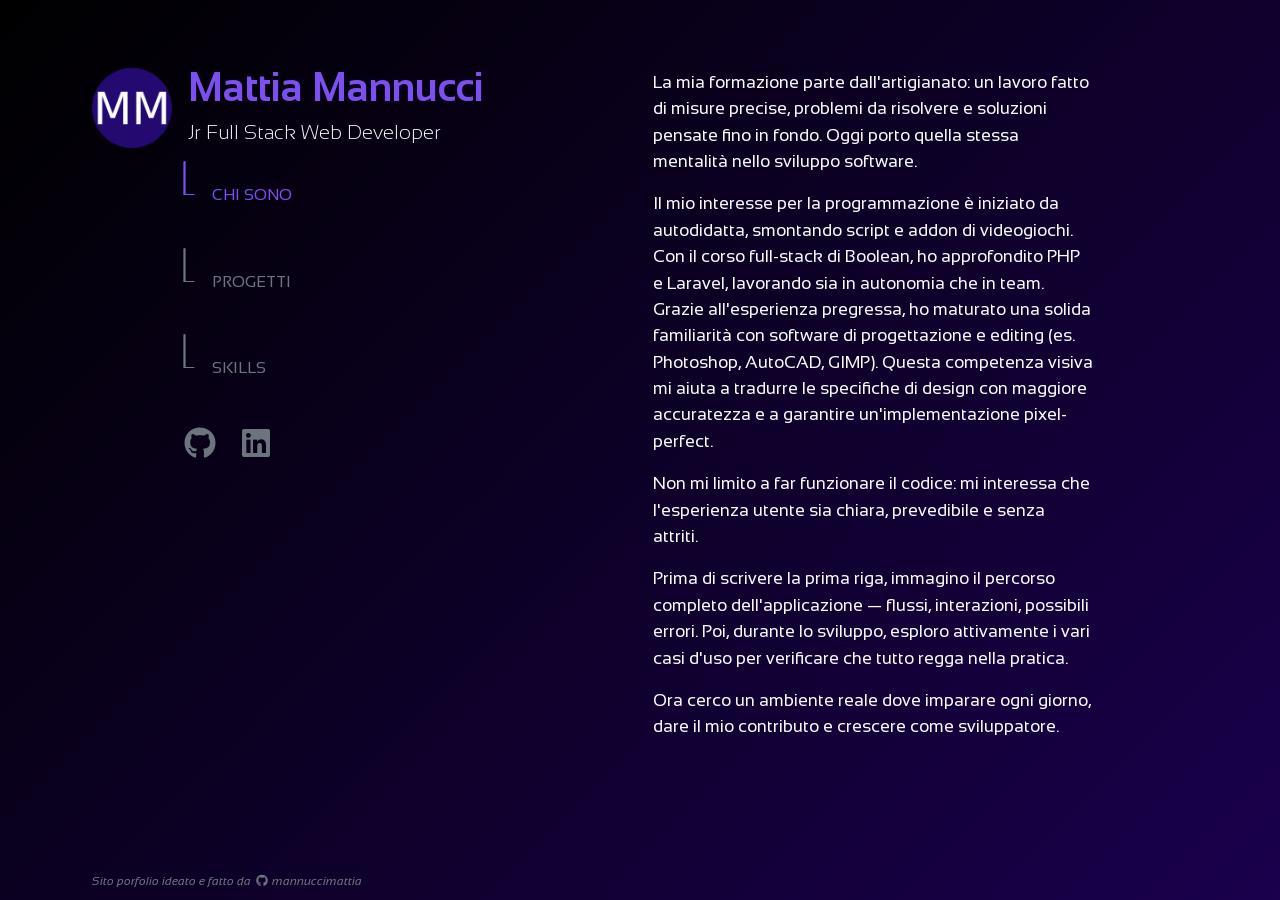
<file: index.html>
<!doctype html>
<html lang="it">

<head>
  <meta charset="UTF-8" />
  <link rel="shortcut icon" href="favicon.ico" type="image/x-icon">
  <meta name="viewport" content="width=device-width, initial-scale=1.0" />
  <title>Mattia Mannucci | Web Portfolio</title>
  <link rel="preconnect" href="https://fonts.googleapis.com">
  <link rel="preconnect" href="https://fonts.gstatic.com" crossorigin>
  <link
    href="https://fonts.googleapis.com/css2?family=Sansation:ital,wght@0,300;0,400;0,700;1,300;1,400;1,700&display=swap"
    rel="stylesheet">
  <script type="module" crossorigin src="/assets/index-CDGSJhmy.js"></script>
  <link rel="stylesheet" crossorigin href="/assets/index-DMKbUV_x.css">
</head>

<body>
  <div id="root"></div>
</body>

</html>
</file>
<file: assets/index-DMKbUV_x.css>
@charset "UTF-8";#app{background:#000;background:linear-gradient(135deg,#000,#1a004d);height:100vh;padding:8rem 10rem;box-sizing:border-box;font-family:Sansation,sans-serif;position:relative}hr,h1{color:#7b4ff0!important}.btn-outline-primary{color:#7b4ff0!important;border-color:#7b4ff0!important;--bs-btn-active-bg: #7b4ff0 !important;--bs-btn-active-color: #fff !important}.btn.active{color:#fff!important}.btn-outline-primary:hover{color:#fff!important;background-color:#7a4ff096!important}header{height:100%}#header-logo{width:80px;aspect-ratio:1/1}header .mid,header .end{padding-left:5.5rem}.nav-item{cursor:pointer;margin:.7rem 0;width:120px;color:#6c757d}.nav-item svg{translate:0 -50%}.nav-link.active{color:#7b4ff0!important}a.fa-brands{font-size:2rem;margin:1rem 1rem 0 0}.nav-item:hover,a.fa-brands:hover,.github-link:hover,.github-link:hover a{color:#471d9b!important}.main-container{max-height:calc(100vh - 16rem);overflow-y:auto;overflow-x:hidden;padding-top:.3rem}.detail-container{width:90%;margin:0 auto;max-height:calc(100vh - 16rem);overflow-y:auto;box-sizing:border-box;padding-right:calc(var(--sb-width) + var(--sb-gap));scrollbar-gutter:stable both-edges}.about-me{font-size:1.1rem;width:70%;margin:0 auto}.main-container img,.main-container .project-card{max-width:100%;box-sizing:border-box}.project-card,.skill-card{margin:0 auto;border:1px #471d9b solid;transition:ease-in-out .3s}.project-card{width:70%}.skill-card{width:100px;height:auto;display:flex;flex-direction:column;align-items:center;transition:.3s}.project-card:hover,.skill-card:hover{-webkit-box-shadow:0px 0px 20px 0px rgba(255,255,255,.4);box-shadow:0 0 20px #fff6}.project-card:hover{cursor:pointer}.text-bg-main{background-color:#471d9b}.carousel-item>img{border-radius:1rem}.features-list{list-style:none}.feature{margin-bottom:.5rem}.feature:before{content:"🖈 ";color:#7b4ff0}.github-link,.github-link a{color:#6c757d}.icon{width:60px;height:60px!important;object-fit:contain;object-position:center}.section-title{color:#7b4ff0;opacity:50%;font-size:.8rem;font-weight:900;padding-left:1.5rem!important;transition:.3s}.skill-name{color:#6c757d;font-weight:700;text-align:center;transition:.3s}.skill-card:hover{background-color:#442a8a}.skill-card:hover .skill-name{color:#fff}.skills-row:hover .section-title{opacity:100%}footer{position:absolute;bottom:10px;font-size:.75rem;color:#6c757d;width:fit-content!important}.loader-wrapper{position:absolute;top:30vh;left:50%}.loader{color:#7b4ff0;box-shadow:-10px -10px 0 5px,-10px -10px 0 5px,-10px -10px 0 5px,-10px -10px 0 5px;animation:loader-38 1s infinite}@keyframes loader-38{0%{box-shadow:-10px -10px 0 5px,-10px -10px 0 5px,-10px -10px 0 5px,-10px -10px 0 5px}8.33%{box-shadow:-10px -10px 0 5px,10px -10px 0 5px,10px -10px 0 5px,10px -10px 0 5px}16.66%{box-shadow:-10px -10px 0 5px,10px -10px 0 5px,10px 10px 0 5px,10px 10px 0 5px}24.99%{box-shadow:-10px -10px 0 5px,10px -10px 0 5px,10px 10px 0 5px,-10px 10px 0 5px}33.32%{box-shadow:-10px -10px 0 5px,10px -10px 0 5px,10px 10px 0 5px,-10px -10px 0 5px}41.65%{box-shadow:10px -10px 0 5px,10px -10px 0 5px,10px 10px 0 5px,10px -10px 0 5px}49.98%{box-shadow:10px 10px 0 5px,10px 10px 0 5px,10px 10px 0 5px,10px 10px 0 5px}58.31%{box-shadow:-10px 10px 0 5px,-10px 10px 0 5px,10px 10px 0 5px,-10px 10px 0 5px}66.64%{box-shadow:-10px -10px 0 5px,-10px -10px 0 5px,10px 10px 0 5px,-10px 10px 0 5px}74.97%{box-shadow:-10px -10px 0 5px,10px -10px 0 5px,10px 10px 0 5px,-10px 10px 0 5px}83.3%{box-shadow:-10px -10px 0 5px,10px 10px 0 5px,10px 10px 0 5px,-10px 10px 0 5px}91.63%{box-shadow:-10px -10px 0 5px,-10px 10px 0 5px,-10px 10px 0 5px,-10px 10px 0 5px}to{box-shadow:-10px -10px 0 5px,-10px -10px 0 5px,-10px -10px 0 5px,-10px -10px 0 5px}}:root{--sb-thumb: #471d9b;--sb-thumb-hover: #5f35d1;--sb-track: rgba(255, 255, 255, .04);--sb-width: 12px;--sb-gap: 8px}.main-container{scrollbar-width:none}.detail-container,html,body{scrollbar-width:thin;scrollbar-color:var(--sb-thumb) var(--sb-track)}.main-container::-webkit-scrollbar{width:0;height:0;display:none}.detail-container::-webkit-scrollbar,html::-webkit-scrollbar,body::-webkit-scrollbar{width:var(--sb-width);height:var(--sb-width)}.detail-container::-webkit-scrollbar-track,html::-webkit-scrollbar-track,body::-webkit-scrollbar-track{background:var(--sb-track);border-radius:999px}.detail-container::-webkit-scrollbar-thumb,html::-webkit-scrollbar-thumb,body::-webkit-scrollbar-thumb{background:linear-gradient(180deg,var(--sb-thumb),var(--sb-thumb-hover));border-radius:999px;border:3px solid rgba(0,0,0,0);background-clip:padding-box}.detail-container::-webkit-scrollbar-thumb:hover,html::-webkit-scrollbar-thumb:hover,body::-webkit-scrollbar-thumb:hover{background:var(--sb-thumb-hover)}@media(pointer:coarse){:root{--sb-width: 16px}}@media(prefers-contrast:more){:root{--sb-track: rgba(255, 255, 255, .06);--sb-thumb: #5b29c4;--sb-thumb-hover: #7b4ff0}}@media(max-width:1599.98px){#app{padding:4rem 5rem}.main-container,.detail-container{max-height:calc(100vh - 8rem)}.detail-container{width:100%}}@media(max-width:1319.98px){.detail-container .btn.rounded-end-0,.detail-container .btn.rounded-start-0{border-top-right-radius:var(--bs-border-radius-pill)!important;border-top-left-radius:var(--bs-border-radius-pill)!important;border-bottom-right-radius:var(--bs-border-radius-pill)!important;border-bottom-left-radius:var(--bs-border-radius-pill)!important;margin:.5rem .1rem}}@media(max-width:1199.98px){#app{padding:3rem 2rem!important}.main-container,.detail-container{max-height:calc(100vh - 6rem)}.project-card img{margin-bottom:1rem}}@media(max-width:991.98px){#app{height:auto!important;min-height:100vh!important;padding:2rem!important}.main-container,.detail-container{max-height:none!important;overflow:visible!important;overflow-y:visible!important;padding-right:0!important;scrollbar-gutter:auto!important}.main-container,.detail-container{-ms-overflow-style:auto!important;scrollbar-width:auto!important}.main-container::-webkit-scrollbar,.detail-container::-webkit-scrollbar{width:auto!important;height:auto!important;display:block!important}html,body{height:auto!important;overflow:auto!important}.detail-container .btn.rounded-end-0{border-top-right-radius:0!important;border-bottom-right-radius:0!important;margin:.5rem 0}.detail-container .btn.rounded-start-0{border-top-left-radius:0!important;border-bottom-left-radius:0!important;margin:.5rem 0}footer{bottom:0}}@media(max-width:699.98px){.detail-container .btn.rounded-end-0,.detail-container .btn.rounded-start-0{border-top-right-radius:var(--bs-border-radius-pill)!important;border-top-left-radius:var(--bs-border-radius-pill)!important;border-bottom-right-radius:var(--bs-border-radius-pill)!important;border-bottom-left-radius:var(--bs-border-radius-pill)!important;margin:.5rem .1rem}}@media(max-width:575.98px){.about-me{width:90%}.loader-wrapper{top:20vh}}/*!
* Bootstrap  v5.3.8 (https://getbootstrap.com/)
* Copyright 2011-2025 The Bootstrap Authors
* Licensed under MIT (https://github.com/twbs/bootstrap/blob/main/LICENSE)
*/:root,[data-bs-theme=light]{--bs-blue:#0d6efd;--bs-indigo:#6610f2;--bs-purple:#6f42c1;--bs-pink:#d63384;--bs-red:#dc3545;--bs-orange:#fd7e14;--bs-yellow:#ffc107;--bs-green:#198754;--bs-teal:#20c997;--bs-cyan:#0dcaf0;--bs-black:#000;--bs-white:#fff;--bs-gray:#6c757d;--bs-gray-dark:#343a40;--bs-gray-100:#f8f9fa;--bs-gray-200:#e9ecef;--bs-gray-300:#dee2e6;--bs-gray-400:#ced4da;--bs-gray-500:#adb5bd;--bs-gray-600:#6c757d;--bs-gray-700:#495057;--bs-gray-800:#343a40;--bs-gray-900:#212529;--bs-primary:#0d6efd;--bs-secondary:#6c757d;--bs-success:#198754;--bs-info:#0dcaf0;--bs-warning:#ffc107;--bs-danger:#dc3545;--bs-light:#f8f9fa;--bs-dark:#212529;--bs-primary-rgb:13,110,253;--bs-secondary-rgb:108,117,125;--bs-success-rgb:25,135,84;--bs-info-rgb:13,202,240;--bs-warning-rgb:255,193,7;--bs-danger-rgb:220,53,69;--bs-light-rgb:248,249,250;--bs-dark-rgb:33,37,41;--bs-primary-text-emphasis:#052c65;--bs-secondary-text-emphasis:#2b2f32;--bs-success-text-emphasis:#0a3622;--bs-info-text-emphasis:#055160;--bs-warning-text-emphasis:#664d03;--bs-danger-text-emphasis:#58151c;--bs-light-text-emphasis:#495057;--bs-dark-text-emphasis:#495057;--bs-primary-bg-subtle:#cfe2ff;--bs-secondary-bg-subtle:#e2e3e5;--bs-success-bg-subtle:#d1e7dd;--bs-info-bg-subtle:#cff4fc;--bs-warning-bg-subtle:#fff3cd;--bs-danger-bg-subtle:#f8d7da;--bs-light-bg-subtle:#fcfcfd;--bs-dark-bg-subtle:#ced4da;--bs-primary-border-subtle:#9ec5fe;--bs-secondary-border-subtle:#c4c8cb;--bs-success-border-subtle:#a3cfbb;--bs-info-border-subtle:#9eeaf9;--bs-warning-border-subtle:#ffe69c;--bs-danger-border-subtle:#f1aeb5;--bs-light-border-subtle:#e9ecef;--bs-dark-border-subtle:#adb5bd;--bs-white-rgb:255,255,255;--bs-black-rgb:0,0,0;--bs-font-sans-serif:system-ui,-apple-system,"Segoe UI",Roboto,"Helvetica Neue","Noto Sans","Liberation Sans",Arial,sans-serif,"Apple Color Emoji","Segoe UI Emoji","Segoe UI Symbol","Noto Color Emoji";--bs-font-monospace:SFMono-Regular,Menlo,Monaco,Consolas,"Liberation Mono","Courier New",monospace;--bs-gradient:linear-gradient(180deg, rgba(255, 255, 255, .15), rgba(255, 255, 255, 0));--bs-body-font-family:var(--bs-font-sans-serif);--bs-body-font-size:1rem;--bs-body-font-weight:400;--bs-body-line-height:1.5;--bs-body-color:#212529;--bs-body-color-rgb:33,37,41;--bs-body-bg:#fff;--bs-body-bg-rgb:255,255,255;--bs-emphasis-color:#000;--bs-emphasis-color-rgb:0,0,0;--bs-secondary-color:rgba(33, 37, 41, .75);--bs-secondary-color-rgb:33,37,41;--bs-secondary-bg:#e9ecef;--bs-secondary-bg-rgb:233,236,239;--bs-tertiary-color:rgba(33, 37, 41, .5);--bs-tertiary-color-rgb:33,37,41;--bs-tertiary-bg:#f8f9fa;--bs-tertiary-bg-rgb:248,249,250;--bs-heading-color:inherit;--bs-link-color:#0d6efd;--bs-link-color-rgb:13,110,253;--bs-link-decoration:underline;--bs-link-hover-color:#0a58ca;--bs-link-hover-color-rgb:10,88,202;--bs-code-color:#d63384;--bs-highlight-color:#212529;--bs-highlight-bg:#fff3cd;--bs-border-width:1px;--bs-border-style:solid;--bs-border-color:#dee2e6;--bs-border-color-translucent:rgba(0, 0, 0, .175);--bs-border-radius:.375rem;--bs-border-radius-sm:.25rem;--bs-border-radius-lg:.5rem;--bs-border-radius-xl:1rem;--bs-border-radius-xxl:2rem;--bs-border-radius-2xl:var(--bs-border-radius-xxl);--bs-border-radius-pill:50rem;--bs-box-shadow:0 .5rem 1rem rgba(0, 0, 0, .15);--bs-box-shadow-sm:0 .125rem .25rem rgba(0, 0, 0, .075);--bs-box-shadow-lg:0 1rem 3rem rgba(0, 0, 0, .175);--bs-box-shadow-inset:inset 0 1px 2px rgba(0, 0, 0, .075);--bs-focus-ring-width:.25rem;--bs-focus-ring-opacity:.25;--bs-focus-ring-color:rgba(13, 110, 253, .25);--bs-form-valid-color:#198754;--bs-form-valid-border-color:#198754;--bs-form-invalid-color:#dc3545;--bs-form-invalid-border-color:#dc3545}[data-bs-theme=dark]{color-scheme:dark;--bs-body-color:#dee2e6;--bs-body-color-rgb:222,226,230;--bs-body-bg:#212529;--bs-body-bg-rgb:33,37,41;--bs-emphasis-color:#fff;--bs-emphasis-color-rgb:255,255,255;--bs-secondary-color:rgba(222, 226, 230, .75);--bs-secondary-color-rgb:222,226,230;--bs-secondary-bg:#343a40;--bs-secondary-bg-rgb:52,58,64;--bs-tertiary-color:rgba(222, 226, 230, .5);--bs-tertiary-color-rgb:222,226,230;--bs-tertiary-bg:#2b3035;--bs-tertiary-bg-rgb:43,48,53;--bs-primary-text-emphasis:#6ea8fe;--bs-secondary-text-emphasis:#a7acb1;--bs-success-text-emphasis:#75b798;--bs-info-text-emphasis:#6edff6;--bs-warning-text-emphasis:#ffda6a;--bs-danger-text-emphasis:#ea868f;--bs-light-text-emphasis:#f8f9fa;--bs-dark-text-emphasis:#dee2e6;--bs-primary-bg-subtle:#031633;--bs-secondary-bg-subtle:#161719;--bs-success-bg-subtle:#051b11;--bs-info-bg-subtle:#032830;--bs-warning-bg-subtle:#332701;--bs-danger-bg-subtle:#2c0b0e;--bs-light-bg-subtle:#343a40;--bs-dark-bg-subtle:#1a1d20;--bs-primary-border-subtle:#084298;--bs-secondary-border-subtle:#41464b;--bs-success-border-subtle:#0f5132;--bs-info-border-subtle:#087990;--bs-warning-border-subtle:#997404;--bs-danger-border-subtle:#842029;--bs-light-border-subtle:#495057;--bs-dark-border-subtle:#343a40;--bs-heading-color:inherit;--bs-link-color:#6ea8fe;--bs-link-hover-color:#8bb9fe;--bs-link-color-rgb:110,168,254;--bs-link-hover-color-rgb:139,185,254;--bs-code-color:#e685b5;--bs-highlight-color:#dee2e6;--bs-highlight-bg:#664d03;--bs-border-color:#495057;--bs-border-color-translucent:rgba(255, 255, 255, .15);--bs-form-valid-color:#75b798;--bs-form-valid-border-color:#75b798;--bs-form-invalid-color:#ea868f;--bs-form-invalid-border-color:#ea868f}*,:after,:before{box-sizing:border-box}@media(prefers-reduced-motion:no-preference){:root{scroll-behavior:smooth}}body{margin:0;font-family:var(--bs-body-font-family);font-size:var(--bs-body-font-size);font-weight:var(--bs-body-font-weight);line-height:var(--bs-body-line-height);color:var(--bs-body-color);text-align:var(--bs-body-text-align);background-color:var(--bs-body-bg);-webkit-text-size-adjust:100%;-webkit-tap-highlight-color:transparent}hr{margin:1rem 0;color:inherit;border:0;border-top:var(--bs-border-width) solid;opacity:.25}.h1,.h2,.h3,.h4,.h5,.h6,h1,h2,h3,h4,h5,h6{margin-top:0;margin-bottom:.5rem;font-weight:500;line-height:1.2;color:var(--bs-heading-color)}.h1,h1{font-size:calc(1.375rem + 1.5vw)}@media(min-width:1200px){.h1,h1{font-size:2.5rem}}.h2,h2{font-size:calc(1.325rem + .9vw)}@media(min-width:1200px){.h2,h2{font-size:2rem}}.h3,h3{font-size:calc(1.3rem + .6vw)}@media(min-width:1200px){.h3,h3{font-size:1.75rem}}.h4,h4{font-size:calc(1.275rem + .3vw)}@media(min-width:1200px){.h4,h4{font-size:1.5rem}}.h5,h5{font-size:1.25rem}.h6,h6{font-size:1rem}p{margin-top:0;margin-bottom:1rem}abbr[title]{-webkit-text-decoration:underline dotted;text-decoration:underline dotted;cursor:help;-webkit-text-decoration-skip-ink:none;text-decoration-skip-ink:none}address{margin-bottom:1rem;font-style:normal;line-height:inherit}ol,ul{padding-left:2rem}dl,ol,ul{margin-top:0;margin-bottom:1rem}ol ol,ol ul,ul ol,ul ul{margin-bottom:0}dt{font-weight:700}dd{margin-bottom:.5rem;margin-left:0}blockquote{margin:0 0 1rem}b,strong{font-weight:bolder}.small,small{font-size:.875em}.mark,mark{padding:.1875em;color:var(--bs-highlight-color);background-color:var(--bs-highlight-bg)}sub,sup{position:relative;font-size:.75em;line-height:0;vertical-align:baseline}sub{bottom:-.25em}sup{top:-.5em}a{color:rgba(var(--bs-link-color-rgb),var(--bs-link-opacity,1));text-decoration:underline}a:hover{--bs-link-color-rgb:var(--bs-link-hover-color-rgb)}a:not([href]):not([class]),a:not([href]):not([class]):hover{color:inherit;text-decoration:none}code,kbd,pre,samp{font-family:var(--bs-font-monospace);font-size:1em}pre{display:block;margin-top:0;margin-bottom:1rem;overflow:auto;font-size:.875em}pre code{font-size:inherit;color:inherit;word-break:normal}code{font-size:.875em;color:var(--bs-code-color);word-wrap:break-word}a>code{color:inherit}kbd{padding:.1875rem .375rem;font-size:.875em;color:var(--bs-body-bg);background-color:var(--bs-body-color);border-radius:.25rem}kbd kbd{padding:0;font-size:1em}figure{margin:0 0 1rem}img,svg{vertical-align:middle}table{caption-side:bottom;border-collapse:collapse}caption{padding-top:.5rem;padding-bottom:.5rem;color:var(--bs-secondary-color);text-align:left}th{text-align:inherit;text-align:-webkit-match-parent}tbody,td,tfoot,th,thead,tr{border-color:inherit;border-style:solid;border-width:0}label{display:inline-block}button{border-radius:0}button:focus:not(:focus-visible){outline:0}button,input,optgroup,select,textarea{margin:0;font-family:inherit;font-size:inherit;line-height:inherit}button,select{text-transform:none}[role=button]{cursor:pointer}select{word-wrap:normal}select:disabled{opacity:1}[list]:not([type=date]):not([type=datetime-local]):not([type=month]):not([type=week]):not([type=time])::-webkit-calendar-picker-indicator{display:none!important}[type=button],[type=reset],[type=submit],button{-webkit-appearance:button}[type=button]:not(:disabled),[type=reset]:not(:disabled),[type=submit]:not(:disabled),button:not(:disabled){cursor:pointer}::-moz-focus-inner{padding:0;border-style:none}textarea{resize:vertical}fieldset{min-width:0;padding:0;margin:0;border:0}legend{float:left;width:100%;padding:0;margin-bottom:.5rem;line-height:inherit;font-size:calc(1.275rem + .3vw)}@media(min-width:1200px){legend{font-size:1.5rem}}legend+*{clear:left}::-webkit-datetime-edit-day-field,::-webkit-datetime-edit-fields-wrapper,::-webkit-datetime-edit-hour-field,::-webkit-datetime-edit-minute,::-webkit-datetime-edit-month-field,::-webkit-datetime-edit-text,::-webkit-datetime-edit-year-field{padding:0}::-webkit-inner-spin-button{height:auto}[type=search]{-webkit-appearance:textfield;outline-offset:-2px}[type=search]::-webkit-search-cancel-button{cursor:pointer;filter:grayscale(1)}::-webkit-search-decoration{-webkit-appearance:none}::-webkit-color-swatch-wrapper{padding:0}::-webkit-file-upload-button{font:inherit;-webkit-appearance:button}::file-selector-button{font:inherit;-webkit-appearance:button}output{display:inline-block}iframe{border:0}summary{display:list-item;cursor:pointer}progress{vertical-align:baseline}[hidden]{display:none!important}.lead{font-size:1.25rem;font-weight:300}.display-1{font-weight:300;line-height:1.2;font-size:calc(1.625rem + 4.5vw)}@media(min-width:1200px){.display-1{font-size:5rem}}.display-2{font-weight:300;line-height:1.2;font-size:calc(1.575rem + 3.9vw)}@media(min-width:1200px){.display-2{font-size:4.5rem}}.display-3{font-weight:300;line-height:1.2;font-size:calc(1.525rem + 3.3vw)}@media(min-width:1200px){.display-3{font-size:4rem}}.display-4{font-weight:300;line-height:1.2;font-size:calc(1.475rem + 2.7vw)}@media(min-width:1200px){.display-4{font-size:3.5rem}}.display-5{font-weight:300;line-height:1.2;font-size:calc(1.425rem + 2.1vw)}@media(min-width:1200px){.display-5{font-size:3rem}}.display-6{font-weight:300;line-height:1.2;font-size:calc(1.375rem + 1.5vw)}@media(min-width:1200px){.display-6{font-size:2.5rem}}.list-unstyled,.list-inline{padding-left:0;list-style:none}.list-inline-item{display:inline-block}.list-inline-item:not(:last-child){margin-right:.5rem}.initialism{font-size:.875em;text-transform:uppercase}.blockquote{margin-bottom:1rem;font-size:1.25rem}.blockquote>:last-child{margin-bottom:0}.blockquote-footer{margin-top:-1rem;margin-bottom:1rem;font-size:.875em;color:#6c757d}.blockquote-footer:before{content:"— "}.img-fluid{max-width:100%;height:auto}.img-thumbnail{padding:.25rem;background-color:var(--bs-body-bg);border:var(--bs-border-width) solid var(--bs-border-color);border-radius:var(--bs-border-radius);max-width:100%;height:auto}.figure{display:inline-block}.figure-img{margin-bottom:.5rem;line-height:1}.figure-caption{font-size:.875em;color:var(--bs-secondary-color)}.container,.container-fluid,.container-lg,.container-md,.container-sm,.container-xl,.container-xxl{--bs-gutter-x:1.5rem;--bs-gutter-y:0;width:100%;padding-right:calc(var(--bs-gutter-x) * .5);padding-left:calc(var(--bs-gutter-x) * .5);margin-right:auto;margin-left:auto}@media(min-width:576px){.container,.container-sm{max-width:540px}}@media(min-width:768px){.container,.container-md,.container-sm{max-width:720px}}@media(min-width:992px){.container,.container-lg,.container-md,.container-sm{max-width:960px}}@media(min-width:1200px){.container,.container-lg,.container-md,.container-sm,.container-xl{max-width:1140px}}@media(min-width:1400px){.container,.container-lg,.container-md,.container-sm,.container-xl,.container-xxl{max-width:1320px}}:root{--bs-breakpoint-xs:0;--bs-breakpoint-sm:576px;--bs-breakpoint-md:768px;--bs-breakpoint-lg:992px;--bs-breakpoint-xl:1200px;--bs-breakpoint-xxl:1400px}.row{--bs-gutter-x:1.5rem;--bs-gutter-y:0;display:flex;flex-wrap:wrap;margin-top:calc(-1 * var(--bs-gutter-y));margin-right:calc(-.5 * var(--bs-gutter-x));margin-left:calc(-.5 * var(--bs-gutter-x))}.row>*{flex-shrink:0;width:100%;max-width:100%;padding-right:calc(var(--bs-gutter-x) * .5);padding-left:calc(var(--bs-gutter-x) * .5);margin-top:var(--bs-gutter-y)}.col{flex:1 0 0}.row-cols-auto>*{flex:0 0 auto;width:auto}.row-cols-1>*{flex:0 0 auto;width:100%}.row-cols-2>*{flex:0 0 auto;width:50%}.row-cols-3>*{flex:0 0 auto;width:33.33333333%}.row-cols-4>*{flex:0 0 auto;width:25%}.row-cols-5>*{flex:0 0 auto;width:20%}.row-cols-6>*{flex:0 0 auto;width:16.66666667%}.col-auto{flex:0 0 auto;width:auto}.col-1{flex:0 0 auto;width:8.33333333%}.col-2{flex:0 0 auto;width:16.66666667%}.col-3{flex:0 0 auto;width:25%}.col-4{flex:0 0 auto;width:33.33333333%}.col-5{flex:0 0 auto;width:41.66666667%}.col-6{flex:0 0 auto;width:50%}.col-7{flex:0 0 auto;width:58.33333333%}.col-8{flex:0 0 auto;width:66.66666667%}.col-9{flex:0 0 auto;width:75%}.col-10{flex:0 0 auto;width:83.33333333%}.col-11{flex:0 0 auto;width:91.66666667%}.col-12{flex:0 0 auto;width:100%}.offset-1{margin-left:8.33333333%}.offset-2{margin-left:16.66666667%}.offset-3{margin-left:25%}.offset-4{margin-left:33.33333333%}.offset-5{margin-left:41.66666667%}.offset-6{margin-left:50%}.offset-7{margin-left:58.33333333%}.offset-8{margin-left:66.66666667%}.offset-9{margin-left:75%}.offset-10{margin-left:83.33333333%}.offset-11{margin-left:91.66666667%}.g-0,.gx-0{--bs-gutter-x:0}.g-0,.gy-0{--bs-gutter-y:0}.g-1,.gx-1{--bs-gutter-x:.25rem}.g-1,.gy-1{--bs-gutter-y:.25rem}.g-2,.gx-2{--bs-gutter-x:.5rem}.g-2,.gy-2{--bs-gutter-y:.5rem}.g-3,.gx-3{--bs-gutter-x:1rem}.g-3,.gy-3{--bs-gutter-y:1rem}.g-4,.gx-4{--bs-gutter-x:1.5rem}.g-4,.gy-4{--bs-gutter-y:1.5rem}.g-5,.gx-5{--bs-gutter-x:3rem}.g-5,.gy-5{--bs-gutter-y:3rem}@media(min-width:576px){.col-sm{flex:1 0 0}.row-cols-sm-auto>*{flex:0 0 auto;width:auto}.row-cols-sm-1>*{flex:0 0 auto;width:100%}.row-cols-sm-2>*{flex:0 0 auto;width:50%}.row-cols-sm-3>*{flex:0 0 auto;width:33.33333333%}.row-cols-sm-4>*{flex:0 0 auto;width:25%}.row-cols-sm-5>*{flex:0 0 auto;width:20%}.row-cols-sm-6>*{flex:0 0 auto;width:16.66666667%}.col-sm-auto{flex:0 0 auto;width:auto}.col-sm-1{flex:0 0 auto;width:8.33333333%}.col-sm-2{flex:0 0 auto;width:16.66666667%}.col-sm-3{flex:0 0 auto;width:25%}.col-sm-4{flex:0 0 auto;width:33.33333333%}.col-sm-5{flex:0 0 auto;width:41.66666667%}.col-sm-6{flex:0 0 auto;width:50%}.col-sm-7{flex:0 0 auto;width:58.33333333%}.col-sm-8{flex:0 0 auto;width:66.66666667%}.col-sm-9{flex:0 0 auto;width:75%}.col-sm-10{flex:0 0 auto;width:83.33333333%}.col-sm-11{flex:0 0 auto;width:91.66666667%}.col-sm-12{flex:0 0 auto;width:100%}.offset-sm-0{margin-left:0}.offset-sm-1{margin-left:8.33333333%}.offset-sm-2{margin-left:16.66666667%}.offset-sm-3{margin-left:25%}.offset-sm-4{margin-left:33.33333333%}.offset-sm-5{margin-left:41.66666667%}.offset-sm-6{margin-left:50%}.offset-sm-7{margin-left:58.33333333%}.offset-sm-8{margin-left:66.66666667%}.offset-sm-9{margin-left:75%}.offset-sm-10{margin-left:83.33333333%}.offset-sm-11{margin-left:91.66666667%}.g-sm-0,.gx-sm-0{--bs-gutter-x:0}.g-sm-0,.gy-sm-0{--bs-gutter-y:0}.g-sm-1,.gx-sm-1{--bs-gutter-x:.25rem}.g-sm-1,.gy-sm-1{--bs-gutter-y:.25rem}.g-sm-2,.gx-sm-2{--bs-gutter-x:.5rem}.g-sm-2,.gy-sm-2{--bs-gutter-y:.5rem}.g-sm-3,.gx-sm-3{--bs-gutter-x:1rem}.g-sm-3,.gy-sm-3{--bs-gutter-y:1rem}.g-sm-4,.gx-sm-4{--bs-gutter-x:1.5rem}.g-sm-4,.gy-sm-4{--bs-gutter-y:1.5rem}.g-sm-5,.gx-sm-5{--bs-gutter-x:3rem}.g-sm-5,.gy-sm-5{--bs-gutter-y:3rem}}@media(min-width:768px){.col-md{flex:1 0 0}.row-cols-md-auto>*{flex:0 0 auto;width:auto}.row-cols-md-1>*{flex:0 0 auto;width:100%}.row-cols-md-2>*{flex:0 0 auto;width:50%}.row-cols-md-3>*{flex:0 0 auto;width:33.33333333%}.row-cols-md-4>*{flex:0 0 auto;width:25%}.row-cols-md-5>*{flex:0 0 auto;width:20%}.row-cols-md-6>*{flex:0 0 auto;width:16.66666667%}.col-md-auto{flex:0 0 auto;width:auto}.col-md-1{flex:0 0 auto;width:8.33333333%}.col-md-2{flex:0 0 auto;width:16.66666667%}.col-md-3{flex:0 0 auto;width:25%}.col-md-4{flex:0 0 auto;width:33.33333333%}.col-md-5{flex:0 0 auto;width:41.66666667%}.col-md-6{flex:0 0 auto;width:50%}.col-md-7{flex:0 0 auto;width:58.33333333%}.col-md-8{flex:0 0 auto;width:66.66666667%}.col-md-9{flex:0 0 auto;width:75%}.col-md-10{flex:0 0 auto;width:83.33333333%}.col-md-11{flex:0 0 auto;width:91.66666667%}.col-md-12{flex:0 0 auto;width:100%}.offset-md-0{margin-left:0}.offset-md-1{margin-left:8.33333333%}.offset-md-2{margin-left:16.66666667%}.offset-md-3{margin-left:25%}.offset-md-4{margin-left:33.33333333%}.offset-md-5{margin-left:41.66666667%}.offset-md-6{margin-left:50%}.offset-md-7{margin-left:58.33333333%}.offset-md-8{margin-left:66.66666667%}.offset-md-9{margin-left:75%}.offset-md-10{margin-left:83.33333333%}.offset-md-11{margin-left:91.66666667%}.g-md-0,.gx-md-0{--bs-gutter-x:0}.g-md-0,.gy-md-0{--bs-gutter-y:0}.g-md-1,.gx-md-1{--bs-gutter-x:.25rem}.g-md-1,.gy-md-1{--bs-gutter-y:.25rem}.g-md-2,.gx-md-2{--bs-gutter-x:.5rem}.g-md-2,.gy-md-2{--bs-gutter-y:.5rem}.g-md-3,.gx-md-3{--bs-gutter-x:1rem}.g-md-3,.gy-md-3{--bs-gutter-y:1rem}.g-md-4,.gx-md-4{--bs-gutter-x:1.5rem}.g-md-4,.gy-md-4{--bs-gutter-y:1.5rem}.g-md-5,.gx-md-5{--bs-gutter-x:3rem}.g-md-5,.gy-md-5{--bs-gutter-y:3rem}}@media(min-width:992px){.col-lg{flex:1 0 0}.row-cols-lg-auto>*{flex:0 0 auto;width:auto}.row-cols-lg-1>*{flex:0 0 auto;width:100%}.row-cols-lg-2>*{flex:0 0 auto;width:50%}.row-cols-lg-3>*{flex:0 0 auto;width:33.33333333%}.row-cols-lg-4>*{flex:0 0 auto;width:25%}.row-cols-lg-5>*{flex:0 0 auto;width:20%}.row-cols-lg-6>*{flex:0 0 auto;width:16.66666667%}.col-lg-auto{flex:0 0 auto;width:auto}.col-lg-1{flex:0 0 auto;width:8.33333333%}.col-lg-2{flex:0 0 auto;width:16.66666667%}.col-lg-3{flex:0 0 auto;width:25%}.col-lg-4{flex:0 0 auto;width:33.33333333%}.col-lg-5{flex:0 0 auto;width:41.66666667%}.col-lg-6{flex:0 0 auto;width:50%}.col-lg-7{flex:0 0 auto;width:58.33333333%}.col-lg-8{flex:0 0 auto;width:66.66666667%}.col-lg-9{flex:0 0 auto;width:75%}.col-lg-10{flex:0 0 auto;width:83.33333333%}.col-lg-11{flex:0 0 auto;width:91.66666667%}.col-lg-12{flex:0 0 auto;width:100%}.offset-lg-0{margin-left:0}.offset-lg-1{margin-left:8.33333333%}.offset-lg-2{margin-left:16.66666667%}.offset-lg-3{margin-left:25%}.offset-lg-4{margin-left:33.33333333%}.offset-lg-5{margin-left:41.66666667%}.offset-lg-6{margin-left:50%}.offset-lg-7{margin-left:58.33333333%}.offset-lg-8{margin-left:66.66666667%}.offset-lg-9{margin-left:75%}.offset-lg-10{margin-left:83.33333333%}.offset-lg-11{margin-left:91.66666667%}.g-lg-0,.gx-lg-0{--bs-gutter-x:0}.g-lg-0,.gy-lg-0{--bs-gutter-y:0}.g-lg-1,.gx-lg-1{--bs-gutter-x:.25rem}.g-lg-1,.gy-lg-1{--bs-gutter-y:.25rem}.g-lg-2,.gx-lg-2{--bs-gutter-x:.5rem}.g-lg-2,.gy-lg-2{--bs-gutter-y:.5rem}.g-lg-3,.gx-lg-3{--bs-gutter-x:1rem}.g-lg-3,.gy-lg-3{--bs-gutter-y:1rem}.g-lg-4,.gx-lg-4{--bs-gutter-x:1.5rem}.g-lg-4,.gy-lg-4{--bs-gutter-y:1.5rem}.g-lg-5,.gx-lg-5{--bs-gutter-x:3rem}.g-lg-5,.gy-lg-5{--bs-gutter-y:3rem}}@media(min-width:1200px){.col-xl{flex:1 0 0}.row-cols-xl-auto>*{flex:0 0 auto;width:auto}.row-cols-xl-1>*{flex:0 0 auto;width:100%}.row-cols-xl-2>*{flex:0 0 auto;width:50%}.row-cols-xl-3>*{flex:0 0 auto;width:33.33333333%}.row-cols-xl-4>*{flex:0 0 auto;width:25%}.row-cols-xl-5>*{flex:0 0 auto;width:20%}.row-cols-xl-6>*{flex:0 0 auto;width:16.66666667%}.col-xl-auto{flex:0 0 auto;width:auto}.col-xl-1{flex:0 0 auto;width:8.33333333%}.col-xl-2{flex:0 0 auto;width:16.66666667%}.col-xl-3{flex:0 0 auto;width:25%}.col-xl-4{flex:0 0 auto;width:33.33333333%}.col-xl-5{flex:0 0 auto;width:41.66666667%}.col-xl-6{flex:0 0 auto;width:50%}.col-xl-7{flex:0 0 auto;width:58.33333333%}.col-xl-8{flex:0 0 auto;width:66.66666667%}.col-xl-9{flex:0 0 auto;width:75%}.col-xl-10{flex:0 0 auto;width:83.33333333%}.col-xl-11{flex:0 0 auto;width:91.66666667%}.col-xl-12{flex:0 0 auto;width:100%}.offset-xl-0{margin-left:0}.offset-xl-1{margin-left:8.33333333%}.offset-xl-2{margin-left:16.66666667%}.offset-xl-3{margin-left:25%}.offset-xl-4{margin-left:33.33333333%}.offset-xl-5{margin-left:41.66666667%}.offset-xl-6{margin-left:50%}.offset-xl-7{margin-left:58.33333333%}.offset-xl-8{margin-left:66.66666667%}.offset-xl-9{margin-left:75%}.offset-xl-10{margin-left:83.33333333%}.offset-xl-11{margin-left:91.66666667%}.g-xl-0,.gx-xl-0{--bs-gutter-x:0}.g-xl-0,.gy-xl-0{--bs-gutter-y:0}.g-xl-1,.gx-xl-1{--bs-gutter-x:.25rem}.g-xl-1,.gy-xl-1{--bs-gutter-y:.25rem}.g-xl-2,.gx-xl-2{--bs-gutter-x:.5rem}.g-xl-2,.gy-xl-2{--bs-gutter-y:.5rem}.g-xl-3,.gx-xl-3{--bs-gutter-x:1rem}.g-xl-3,.gy-xl-3{--bs-gutter-y:1rem}.g-xl-4,.gx-xl-4{--bs-gutter-x:1.5rem}.g-xl-4,.gy-xl-4{--bs-gutter-y:1.5rem}.g-xl-5,.gx-xl-5{--bs-gutter-x:3rem}.g-xl-5,.gy-xl-5{--bs-gutter-y:3rem}}@media(min-width:1400px){.col-xxl{flex:1 0 0}.row-cols-xxl-auto>*{flex:0 0 auto;width:auto}.row-cols-xxl-1>*{flex:0 0 auto;width:100%}.row-cols-xxl-2>*{flex:0 0 auto;width:50%}.row-cols-xxl-3>*{flex:0 0 auto;width:33.33333333%}.row-cols-xxl-4>*{flex:0 0 auto;width:25%}.row-cols-xxl-5>*{flex:0 0 auto;width:20%}.row-cols-xxl-6>*{flex:0 0 auto;width:16.66666667%}.col-xxl-auto{flex:0 0 auto;width:auto}.col-xxl-1{flex:0 0 auto;width:8.33333333%}.col-xxl-2{flex:0 0 auto;width:16.66666667%}.col-xxl-3{flex:0 0 auto;width:25%}.col-xxl-4{flex:0 0 auto;width:33.33333333%}.col-xxl-5{flex:0 0 auto;width:41.66666667%}.col-xxl-6{flex:0 0 auto;width:50%}.col-xxl-7{flex:0 0 auto;width:58.33333333%}.col-xxl-8{flex:0 0 auto;width:66.66666667%}.col-xxl-9{flex:0 0 auto;width:75%}.col-xxl-10{flex:0 0 auto;width:83.33333333%}.col-xxl-11{flex:0 0 auto;width:91.66666667%}.col-xxl-12{flex:0 0 auto;width:100%}.offset-xxl-0{margin-left:0}.offset-xxl-1{margin-left:8.33333333%}.offset-xxl-2{margin-left:16.66666667%}.offset-xxl-3{margin-left:25%}.offset-xxl-4{margin-left:33.33333333%}.offset-xxl-5{margin-left:41.66666667%}.offset-xxl-6{margin-left:50%}.offset-xxl-7{margin-left:58.33333333%}.offset-xxl-8{margin-left:66.66666667%}.offset-xxl-9{margin-left:75%}.offset-xxl-10{margin-left:83.33333333%}.offset-xxl-11{margin-left:91.66666667%}.g-xxl-0,.gx-xxl-0{--bs-gutter-x:0}.g-xxl-0,.gy-xxl-0{--bs-gutter-y:0}.g-xxl-1,.gx-xxl-1{--bs-gutter-x:.25rem}.g-xxl-1,.gy-xxl-1{--bs-gutter-y:.25rem}.g-xxl-2,.gx-xxl-2{--bs-gutter-x:.5rem}.g-xxl-2,.gy-xxl-2{--bs-gutter-y:.5rem}.g-xxl-3,.gx-xxl-3{--bs-gutter-x:1rem}.g-xxl-3,.gy-xxl-3{--bs-gutter-y:1rem}.g-xxl-4,.gx-xxl-4{--bs-gutter-x:1.5rem}.g-xxl-4,.gy-xxl-4{--bs-gutter-y:1.5rem}.g-xxl-5,.gx-xxl-5{--bs-gutter-x:3rem}.g-xxl-5,.gy-xxl-5{--bs-gutter-y:3rem}}.table{--bs-table-color-type:initial;--bs-table-bg-type:initial;--bs-table-color-state:initial;--bs-table-bg-state:initial;--bs-table-color:var(--bs-emphasis-color);--bs-table-bg:var(--bs-body-bg);--bs-table-border-color:var(--bs-border-color);--bs-table-accent-bg:transparent;--bs-table-striped-color:var(--bs-emphasis-color);--bs-table-striped-bg:rgba(var(--bs-emphasis-color-rgb), .05);--bs-table-active-color:var(--bs-emphasis-color);--bs-table-active-bg:rgba(var(--bs-emphasis-color-rgb), .1);--bs-table-hover-color:var(--bs-emphasis-color);--bs-table-hover-bg:rgba(var(--bs-emphasis-color-rgb), .075);width:100%;margin-bottom:1rem;vertical-align:top;border-color:var(--bs-table-border-color)}.table>:not(caption)>*>*{padding:.5rem;color:var(--bs-table-color-state,var(--bs-table-color-type,var(--bs-table-color)));background-color:var(--bs-table-bg);border-bottom-width:var(--bs-border-width);box-shadow:inset 0 0 0 9999px var(--bs-table-bg-state,var(--bs-table-bg-type,var(--bs-table-accent-bg)))}.table>tbody{vertical-align:inherit}.table>thead{vertical-align:bottom}.table-group-divider{border-top:calc(var(--bs-border-width) * 2) solid currentcolor}.caption-top{caption-side:top}.table-sm>:not(caption)>*>*{padding:.25rem}.table-bordered>:not(caption)>*{border-width:var(--bs-border-width) 0}.table-bordered>:not(caption)>*>*{border-width:0 var(--bs-border-width)}.table-borderless>:not(caption)>*>*{border-bottom-width:0}.table-borderless>:not(:first-child){border-top-width:0}.table-striped>tbody>tr:nth-of-type(odd)>*{--bs-table-color-type:var(--bs-table-striped-color);--bs-table-bg-type:var(--bs-table-striped-bg)}.table-striped-columns>:not(caption)>tr>:nth-child(2n){--bs-table-color-type:var(--bs-table-striped-color);--bs-table-bg-type:var(--bs-table-striped-bg)}.table-active{--bs-table-color-state:var(--bs-table-active-color);--bs-table-bg-state:var(--bs-table-active-bg)}.table-hover>tbody>tr:hover>*{--bs-table-color-state:var(--bs-table-hover-color);--bs-table-bg-state:var(--bs-table-hover-bg)}.table-primary{--bs-table-color:#000;--bs-table-bg:#cfe2ff;--bs-table-border-color:#a6b5cc;--bs-table-striped-bg:#c5d7f2;--bs-table-striped-color:#000;--bs-table-active-bg:#bacbe6;--bs-table-active-color:#000;--bs-table-hover-bg:#bfd1ec;--bs-table-hover-color:#000;color:var(--bs-table-color);border-color:var(--bs-table-border-color)}.table-secondary{--bs-table-color:#000;--bs-table-bg:#e2e3e5;--bs-table-border-color:#b5b6b7;--bs-table-striped-bg:#d7d8da;--bs-table-striped-color:#000;--bs-table-active-bg:#cbccce;--bs-table-active-color:#000;--bs-table-hover-bg:#d1d2d4;--bs-table-hover-color:#000;color:var(--bs-table-color);border-color:var(--bs-table-border-color)}.table-success{--bs-table-color:#000;--bs-table-bg:#d1e7dd;--bs-table-border-color:#a7b9b1;--bs-table-striped-bg:#c7dbd2;--bs-table-striped-color:#000;--bs-table-active-bg:#bcd0c7;--bs-table-active-color:#000;--bs-table-hover-bg:#c1d6cc;--bs-table-hover-color:#000;color:var(--bs-table-color);border-color:var(--bs-table-border-color)}.table-info{--bs-table-color:#000;--bs-table-bg:#cff4fc;--bs-table-border-color:#a6c3ca;--bs-table-striped-bg:#c5e8ef;--bs-table-striped-color:#000;--bs-table-active-bg:#badce3;--bs-table-active-color:#000;--bs-table-hover-bg:#bfe2e9;--bs-table-hover-color:#000;color:var(--bs-table-color);border-color:var(--bs-table-border-color)}.table-warning{--bs-table-color:#000;--bs-table-bg:#fff3cd;--bs-table-border-color:#ccc2a4;--bs-table-striped-bg:#f2e7c3;--bs-table-striped-color:#000;--bs-table-active-bg:#e6dbb9;--bs-table-active-color:#000;--bs-table-hover-bg:#ece1be;--bs-table-hover-color:#000;color:var(--bs-table-color);border-color:var(--bs-table-border-color)}.table-danger{--bs-table-color:#000;--bs-table-bg:#f8d7da;--bs-table-border-color:#c6acae;--bs-table-striped-bg:#eccccf;--bs-table-striped-color:#000;--bs-table-active-bg:#dfc2c4;--bs-table-active-color:#000;--bs-table-hover-bg:#e5c7ca;--bs-table-hover-color:#000;color:var(--bs-table-color);border-color:var(--bs-table-border-color)}.table-light{--bs-table-color:#000;--bs-table-bg:#f8f9fa;--bs-table-border-color:#c6c7c8;--bs-table-striped-bg:#ecedee;--bs-table-striped-color:#000;--bs-table-active-bg:#dfe0e1;--bs-table-active-color:#000;--bs-table-hover-bg:#e5e6e7;--bs-table-hover-color:#000;color:var(--bs-table-color);border-color:var(--bs-table-border-color)}.table-dark{--bs-table-color:#fff;--bs-table-bg:#212529;--bs-table-border-color:#4d5154;--bs-table-striped-bg:#2c3034;--bs-table-striped-color:#fff;--bs-table-active-bg:#373b3e;--bs-table-active-color:#fff;--bs-table-hover-bg:#323539;--bs-table-hover-color:#fff;color:var(--bs-table-color);border-color:var(--bs-table-border-color)}.table-responsive{overflow-x:auto;-webkit-overflow-scrolling:touch}@media(max-width:575.98px){.table-responsive-sm{overflow-x:auto;-webkit-overflow-scrolling:touch}}@media(max-width:767.98px){.table-responsive-md{overflow-x:auto;-webkit-overflow-scrolling:touch}}@media(max-width:991.98px){.table-responsive-lg{overflow-x:auto;-webkit-overflow-scrolling:touch}}@media(max-width:1199.98px){.table-responsive-xl{overflow-x:auto;-webkit-overflow-scrolling:touch}}@media(max-width:1399.98px){.table-responsive-xxl{overflow-x:auto;-webkit-overflow-scrolling:touch}}.form-label{margin-bottom:.5rem}.col-form-label{padding-top:calc(.375rem + var(--bs-border-width));padding-bottom:calc(.375rem + var(--bs-border-width));margin-bottom:0;font-size:inherit;line-height:1.5}.col-form-label-lg{padding-top:calc(.5rem + var(--bs-border-width));padding-bottom:calc(.5rem + var(--bs-border-width));font-size:1.25rem}.col-form-label-sm{padding-top:calc(.25rem + var(--bs-border-width));padding-bottom:calc(.25rem + var(--bs-border-width));font-size:.875rem}.form-text{margin-top:.25rem;font-size:.875em;color:var(--bs-secondary-color)}.form-control{display:block;width:100%;padding:.375rem .75rem;font-size:1rem;font-weight:400;line-height:1.5;color:var(--bs-body-color);-webkit-appearance:none;-moz-appearance:none;appearance:none;background-color:var(--bs-body-bg);background-clip:padding-box;border:var(--bs-border-width) solid var(--bs-border-color);border-radius:var(--bs-border-radius);transition:border-color .15s ease-in-out,box-shadow .15s ease-in-out}@media(prefers-reduced-motion:reduce){.form-control{transition:none}}.form-control[type=file]{overflow:hidden}.form-control[type=file]:not(:disabled):not([readonly]){cursor:pointer}.form-control:focus{color:var(--bs-body-color);background-color:var(--bs-body-bg);border-color:#86b7fe;outline:0;box-shadow:0 0 0 .25rem #0d6efd40}.form-control::-webkit-date-and-time-value{min-width:85px;height:1.5em;margin:0}.form-control::-webkit-datetime-edit{display:block;padding:0}.form-control::placeholder{color:var(--bs-secondary-color);opacity:1}.form-control:disabled{background-color:var(--bs-secondary-bg);opacity:1}.form-control::-webkit-file-upload-button{padding:.375rem .75rem;margin:-.375rem -.75rem;-webkit-margin-end:.75rem;margin-inline-end:.75rem;color:var(--bs-body-color);background-color:var(--bs-tertiary-bg);pointer-events:none;border-color:inherit;border-style:solid;border-width:0;border-inline-end-width:var(--bs-border-width);border-radius:0;-webkit-transition:color .15s ease-in-out,background-color .15s ease-in-out,border-color .15s ease-in-out,box-shadow .15s ease-in-out;transition:color .15s ease-in-out,background-color .15s ease-in-out,border-color .15s ease-in-out,box-shadow .15s ease-in-out}.form-control::file-selector-button{padding:.375rem .75rem;margin:-.375rem -.75rem;-webkit-margin-end:.75rem;margin-inline-end:.75rem;color:var(--bs-body-color);background-color:var(--bs-tertiary-bg);pointer-events:none;border-color:inherit;border-style:solid;border-width:0;border-inline-end-width:var(--bs-border-width);border-radius:0;transition:color .15s ease-in-out,background-color .15s ease-in-out,border-color .15s ease-in-out,box-shadow .15s ease-in-out}@media(prefers-reduced-motion:reduce){.form-control::-webkit-file-upload-button{-webkit-transition:none;transition:none}.form-control::file-selector-button{transition:none}}.form-control:hover:not(:disabled):not([readonly])::-webkit-file-upload-button{background-color:var(--bs-secondary-bg)}.form-control:hover:not(:disabled):not([readonly])::file-selector-button{background-color:var(--bs-secondary-bg)}.form-control-plaintext{display:block;width:100%;padding:.375rem 0;margin-bottom:0;line-height:1.5;color:var(--bs-body-color);background-color:transparent;border:solid transparent;border-width:var(--bs-border-width) 0}.form-control-plaintext:focus{outline:0}.form-control-plaintext.form-control-lg,.form-control-plaintext.form-control-sm{padding-right:0;padding-left:0}.form-control-sm{min-height:calc(1.5em + .5rem + calc(var(--bs-border-width) * 2));padding:.25rem .5rem;font-size:.875rem;border-radius:var(--bs-border-radius-sm)}.form-control-sm::-webkit-file-upload-button{padding:.25rem .5rem;margin:-.25rem -.5rem;-webkit-margin-end:.5rem;margin-inline-end:.5rem}.form-control-sm::file-selector-button{padding:.25rem .5rem;margin:-.25rem -.5rem;-webkit-margin-end:.5rem;margin-inline-end:.5rem}.form-control-lg{min-height:calc(1.5em + 1rem + calc(var(--bs-border-width) * 2));padding:.5rem 1rem;font-size:1.25rem;border-radius:var(--bs-border-radius-lg)}.form-control-lg::-webkit-file-upload-button{padding:.5rem 1rem;margin:-.5rem -1rem;-webkit-margin-end:1rem;margin-inline-end:1rem}.form-control-lg::file-selector-button{padding:.5rem 1rem;margin:-.5rem -1rem;-webkit-margin-end:1rem;margin-inline-end:1rem}textarea.form-control{min-height:calc(1.5em + .75rem + calc(var(--bs-border-width) * 2))}textarea.form-control-sm{min-height:calc(1.5em + .5rem + calc(var(--bs-border-width) * 2))}textarea.form-control-lg{min-height:calc(1.5em + 1rem + calc(var(--bs-border-width) * 2))}.form-control-color{width:3rem;height:calc(1.5em + .75rem + calc(var(--bs-border-width) * 2));padding:.375rem}.form-control-color:not(:disabled):not([readonly]){cursor:pointer}.form-control-color::-moz-color-swatch{border:0!important;border-radius:var(--bs-border-radius)}.form-control-color::-webkit-color-swatch{border:0!important;border-radius:var(--bs-border-radius)}.form-control-color.form-control-sm{height:calc(1.5em + .5rem + calc(var(--bs-border-width) * 2))}.form-control-color.form-control-lg{height:calc(1.5em + 1rem + calc(var(--bs-border-width) * 2))}.form-select{--bs-form-select-bg-img:url("data:image/svg+xml,%3csvg xmlns='http://www.w3.org/2000/svg' viewBox='0 0 16 16'%3e%3cpath fill='none' stroke='%23343a40' stroke-linecap='round' stroke-linejoin='round' stroke-width='2' d='m2 5 6 6 6-6'/%3e%3c/svg%3e");display:block;width:100%;padding:.375rem 2.25rem .375rem .75rem;font-size:1rem;font-weight:400;line-height:1.5;color:var(--bs-body-color);-webkit-appearance:none;-moz-appearance:none;appearance:none;background-color:var(--bs-body-bg);background-image:var(--bs-form-select-bg-img),var(--bs-form-select-bg-icon,none);background-repeat:no-repeat;background-position:right .75rem center;background-size:16px 12px;border:var(--bs-border-width) solid var(--bs-border-color);border-radius:var(--bs-border-radius);transition:border-color .15s ease-in-out,box-shadow .15s ease-in-out}@media(prefers-reduced-motion:reduce){.form-select{transition:none}}.form-select:focus{border-color:#86b7fe;outline:0;box-shadow:0 0 0 .25rem #0d6efd40}.form-select[multiple],.form-select[size]:not([size="1"]){padding-right:.75rem;background-image:none}.form-select:disabled{background-color:var(--bs-secondary-bg)}.form-select:-moz-focusring{color:transparent;text-shadow:0 0 0 var(--bs-body-color)}.form-select-sm{padding-top:.25rem;padding-bottom:.25rem;padding-left:.5rem;font-size:.875rem;border-radius:var(--bs-border-radius-sm)}.form-select-lg{padding-top:.5rem;padding-bottom:.5rem;padding-left:1rem;font-size:1.25rem;border-radius:var(--bs-border-radius-lg)}[data-bs-theme=dark] .form-select{--bs-form-select-bg-img:url("data:image/svg+xml,%3csvg xmlns='http://www.w3.org/2000/svg' viewBox='0 0 16 16'%3e%3cpath fill='none' stroke='%23dee2e6' stroke-linecap='round' stroke-linejoin='round' stroke-width='2' d='m2 5 6 6 6-6'/%3e%3c/svg%3e")}.form-check{display:block;min-height:1.5rem;padding-left:1.5em;margin-bottom:.125rem}.form-check .form-check-input{float:left;margin-left:-1.5em}.form-check-reverse{padding-right:1.5em;padding-left:0;text-align:right}.form-check-reverse .form-check-input{float:right;margin-right:-1.5em;margin-left:0}.form-check-input{--bs-form-check-bg:var(--bs-body-bg);flex-shrink:0;width:1em;height:1em;margin-top:.25em;vertical-align:top;-webkit-appearance:none;-moz-appearance:none;appearance:none;background-color:var(--bs-form-check-bg);background-image:var(--bs-form-check-bg-image);background-repeat:no-repeat;background-position:center;background-size:contain;border:var(--bs-border-width) solid var(--bs-border-color);-webkit-print-color-adjust:exact;color-adjust:exact;print-color-adjust:exact}.form-check-input[type=checkbox]{border-radius:.25em}.form-check-input[type=radio]{border-radius:50%}.form-check-input:active{filter:brightness(90%)}.form-check-input:focus{border-color:#86b7fe;outline:0;box-shadow:0 0 0 .25rem #0d6efd40}.form-check-input:checked{background-color:#0d6efd;border-color:#0d6efd}.form-check-input:checked[type=checkbox]{--bs-form-check-bg-image:url("data:image/svg+xml,%3csvg xmlns='http://www.w3.org/2000/svg' viewBox='0 0 20 20'%3e%3cpath fill='none' stroke='%23fff' stroke-linecap='round' stroke-linejoin='round' stroke-width='3' d='m6 10 3 3 6-6'/%3e%3c/svg%3e")}.form-check-input:checked[type=radio]{--bs-form-check-bg-image:url("data:image/svg+xml,%3csvg xmlns='http://www.w3.org/2000/svg' viewBox='-4 -4 8 8'%3e%3ccircle r='2' fill='%23fff'/%3e%3c/svg%3e")}.form-check-input[type=checkbox]:indeterminate{background-color:#0d6efd;border-color:#0d6efd;--bs-form-check-bg-image:url("data:image/svg+xml,%3csvg xmlns='http://www.w3.org/2000/svg' viewBox='0 0 20 20'%3e%3cpath fill='none' stroke='%23fff' stroke-linecap='round' stroke-linejoin='round' stroke-width='3' d='M6 10h8'/%3e%3c/svg%3e")}.form-check-input:disabled{pointer-events:none;filter:none;opacity:.5}.form-check-input:disabled~.form-check-label,.form-check-input[disabled]~.form-check-label{cursor:default;opacity:.5}.form-switch{padding-left:2.5em}.form-switch .form-check-input{--bs-form-switch-bg:url("data:image/svg+xml,%3csvg xmlns='http://www.w3.org/2000/svg' viewBox='-4 -4 8 8'%3e%3ccircle r='3' fill='rgba%280, 0, 0, 0.25%29'/%3e%3c/svg%3e");width:2em;margin-left:-2.5em;background-image:var(--bs-form-switch-bg);background-position:left center;border-radius:2em;transition:background-position .15s ease-in-out}@media(prefers-reduced-motion:reduce){.form-switch .form-check-input{transition:none}}.form-switch .form-check-input:focus{--bs-form-switch-bg:url("data:image/svg+xml,%3csvg xmlns='http://www.w3.org/2000/svg' viewBox='-4 -4 8 8'%3e%3ccircle r='3' fill='%2386b7fe'/%3e%3c/svg%3e")}.form-switch .form-check-input:checked{background-position:right center;--bs-form-switch-bg:url("data:image/svg+xml,%3csvg xmlns='http://www.w3.org/2000/svg' viewBox='-4 -4 8 8'%3e%3ccircle r='3' fill='%23fff'/%3e%3c/svg%3e")}.form-switch.form-check-reverse{padding-right:2.5em;padding-left:0}.form-switch.form-check-reverse .form-check-input{margin-right:-2.5em;margin-left:0}.form-check-inline{display:inline-block;margin-right:1rem}.btn-check{position:absolute;clip:rect(0,0,0,0);pointer-events:none}.btn-check:disabled+.btn,.btn-check[disabled]+.btn{pointer-events:none;filter:none;opacity:.65}[data-bs-theme=dark] .form-switch .form-check-input:not(:checked):not(:focus){--bs-form-switch-bg:url("data:image/svg+xml,%3csvg xmlns='http://www.w3.org/2000/svg' viewBox='-4 -4 8 8'%3e%3ccircle r='3' fill='rgba%28255, 255, 255, 0.25%29'/%3e%3c/svg%3e")}.form-range{width:100%;height:1.5rem;padding:0;-webkit-appearance:none;-moz-appearance:none;appearance:none;background-color:transparent}.form-range:focus{outline:0}.form-range:focus::-webkit-slider-thumb{box-shadow:0 0 0 1px #fff,0 0 0 .25rem #0d6efd40}.form-range:focus::-moz-range-thumb{box-shadow:0 0 0 1px #fff,0 0 0 .25rem #0d6efd40}.form-range::-moz-focus-outer{border:0}.form-range::-webkit-slider-thumb{width:1rem;height:1rem;margin-top:-.25rem;-webkit-appearance:none;appearance:none;background-color:#0d6efd;border:0;border-radius:1rem;-webkit-transition:background-color .15s ease-in-out,border-color .15s ease-in-out,box-shadow .15s ease-in-out;transition:background-color .15s ease-in-out,border-color .15s ease-in-out,box-shadow .15s ease-in-out}@media(prefers-reduced-motion:reduce){.form-range::-webkit-slider-thumb{-webkit-transition:none;transition:none}}.form-range::-webkit-slider-thumb:active{background-color:#b6d4fe}.form-range::-webkit-slider-runnable-track{width:100%;height:.5rem;color:transparent;cursor:pointer;background-color:var(--bs-secondary-bg);border-color:transparent;border-radius:1rem}.form-range::-moz-range-thumb{width:1rem;height:1rem;-moz-appearance:none;appearance:none;background-color:#0d6efd;border:0;border-radius:1rem;-moz-transition:background-color .15s ease-in-out,border-color .15s ease-in-out,box-shadow .15s ease-in-out;transition:background-color .15s ease-in-out,border-color .15s ease-in-out,box-shadow .15s ease-in-out}@media(prefers-reduced-motion:reduce){.form-range::-moz-range-thumb{-moz-transition:none;transition:none}}.form-range::-moz-range-thumb:active{background-color:#b6d4fe}.form-range::-moz-range-track{width:100%;height:.5rem;color:transparent;cursor:pointer;background-color:var(--bs-secondary-bg);border-color:transparent;border-radius:1rem}.form-range:disabled{pointer-events:none}.form-range:disabled::-webkit-slider-thumb{background-color:var(--bs-secondary-color)}.form-range:disabled::-moz-range-thumb{background-color:var(--bs-secondary-color)}.form-floating{position:relative}.form-floating>.form-control,.form-floating>.form-control-plaintext,.form-floating>.form-select{height:calc(3.5rem + calc(var(--bs-border-width) * 2));min-height:calc(3.5rem + calc(var(--bs-border-width) * 2));line-height:1.25}.form-floating>label{position:absolute;top:0;left:0;z-index:2;max-width:100%;height:100%;padding:1rem .75rem;overflow:hidden;color:rgba(var(--bs-body-color-rgb),.65);text-align:start;text-overflow:ellipsis;white-space:nowrap;pointer-events:none;border:var(--bs-border-width) solid transparent;transform-origin:0 0;transition:opacity .1s ease-in-out,transform .1s ease-in-out}@media(prefers-reduced-motion:reduce){.form-floating>label{transition:none}}.form-floating>.form-control,.form-floating>.form-control-plaintext{padding:1rem .75rem}.form-floating>.form-control-plaintext::placeholder,.form-floating>.form-control::placeholder{color:transparent}.form-floating>.form-control-plaintext:focus,.form-floating>.form-control-plaintext:not(:placeholder-shown),.form-floating>.form-control:focus,.form-floating>.form-control:not(:placeholder-shown){padding-top:1.625rem;padding-bottom:.625rem}.form-floating>.form-control-plaintext:-webkit-autofill,.form-floating>.form-control:-webkit-autofill{padding-top:1.625rem;padding-bottom:.625rem}.form-floating>.form-select{padding-top:1.625rem;padding-bottom:.625rem;padding-left:.75rem}.form-floating>.form-control-plaintext~label,.form-floating>.form-control:focus~label,.form-floating>.form-control:not(:placeholder-shown)~label,.form-floating>.form-select~label{transform:scale(.85) translateY(-.5rem) translate(.15rem)}.form-floating>.form-control:-webkit-autofill~label{transform:scale(.85) translateY(-.5rem) translate(.15rem)}.form-floating>textarea:focus~label:after,.form-floating>textarea:not(:placeholder-shown)~label:after{position:absolute;inset:1rem .375rem;z-index:-1;height:1.5em;content:"";background-color:var(--bs-body-bg);border-radius:var(--bs-border-radius)}.form-floating>textarea:disabled~label:after{background-color:var(--bs-secondary-bg)}.form-floating>.form-control-plaintext~label{border-width:var(--bs-border-width) 0}.form-floating>.form-control:disabled~label,.form-floating>:disabled~label{color:#6c757d}.input-group{position:relative;display:flex;flex-wrap:wrap;align-items:stretch;width:100%}.input-group>.form-control,.input-group>.form-floating,.input-group>.form-select{position:relative;flex:1 1 auto;width:1%;min-width:0}.input-group>.form-control:focus,.input-group>.form-floating:focus-within,.input-group>.form-select:focus{z-index:5}.input-group .btn{position:relative;z-index:2}.input-group .btn:focus{z-index:5}.input-group-text{display:flex;align-items:center;padding:.375rem .75rem;font-size:1rem;font-weight:400;line-height:1.5;color:var(--bs-body-color);text-align:center;white-space:nowrap;background-color:var(--bs-tertiary-bg);border:var(--bs-border-width) solid var(--bs-border-color);border-radius:var(--bs-border-radius)}.input-group-lg>.btn,.input-group-lg>.form-control,.input-group-lg>.form-select,.input-group-lg>.input-group-text{padding:.5rem 1rem;font-size:1.25rem;border-radius:var(--bs-border-radius-lg)}.input-group-sm>.btn,.input-group-sm>.form-control,.input-group-sm>.form-select,.input-group-sm>.input-group-text{padding:.25rem .5rem;font-size:.875rem;border-radius:var(--bs-border-radius-sm)}.input-group-lg>.form-select,.input-group-sm>.form-select{padding-right:3rem}.input-group:not(.has-validation)>.dropdown-toggle:nth-last-child(n+3),.input-group:not(.has-validation)>.form-floating:not(:last-child)>.form-control,.input-group:not(.has-validation)>.form-floating:not(:last-child)>.form-select,.input-group:not(.has-validation)>:not(:last-child):not(.dropdown-toggle):not(.dropdown-menu):not(.form-floating){border-top-right-radius:0;border-bottom-right-radius:0}.input-group.has-validation>.dropdown-toggle:nth-last-child(n+4),.input-group.has-validation>.form-floating:nth-last-child(n+3)>.form-control,.input-group.has-validation>.form-floating:nth-last-child(n+3)>.form-select,.input-group.has-validation>:nth-last-child(n+3):not(.dropdown-toggle):not(.dropdown-menu):not(.form-floating){border-top-right-radius:0;border-bottom-right-radius:0}.input-group>:not(:first-child):not(.dropdown-menu):not(.valid-tooltip):not(.valid-feedback):not(.invalid-tooltip):not(.invalid-feedback){margin-left:calc(-1 * var(--bs-border-width));border-top-left-radius:0;border-bottom-left-radius:0}.input-group>.form-floating:not(:first-child)>.form-control,.input-group>.form-floating:not(:first-child)>.form-select{border-top-left-radius:0;border-bottom-left-radius:0}.valid-feedback{display:none;width:100%;margin-top:.25rem;font-size:.875em;color:var(--bs-form-valid-color)}.valid-tooltip{position:absolute;top:100%;z-index:5;display:none;max-width:100%;padding:.25rem .5rem;margin-top:.1rem;font-size:.875rem;color:#fff;background-color:var(--bs-success);border-radius:var(--bs-border-radius)}.is-valid~.valid-feedback,.is-valid~.valid-tooltip,.was-validated :valid~.valid-feedback,.was-validated :valid~.valid-tooltip{display:block}.form-control.is-valid,.was-validated .form-control:valid{border-color:var(--bs-form-valid-border-color);padding-right:calc(1.5em + .75rem);background-image:url("data:image/svg+xml,%3csvg xmlns='http://www.w3.org/2000/svg' viewBox='0 0 8 8'%3e%3cpath fill='%23198754' d='M2.3 6.73.6 4.53c-.4-1.04.46-1.4 1.1-.8l1.1 1.4 3.4-3.8c.6-.63 1.6-.27 1.2.7l-4 4.6c-.43.5-.8.4-1.1.1'/%3e%3c/svg%3e");background-repeat:no-repeat;background-position:right calc(.375em + .1875rem) center;background-size:calc(.75em + .375rem) calc(.75em + .375rem)}.form-control.is-valid:focus,.was-validated .form-control:valid:focus{border-color:var(--bs-form-valid-border-color);box-shadow:0 0 0 .25rem rgba(var(--bs-success-rgb),.25)}.was-validated textarea.form-control:valid,textarea.form-control.is-valid{padding-right:calc(1.5em + .75rem);background-position:top calc(.375em + .1875rem) right calc(.375em + .1875rem)}.form-select.is-valid,.was-validated .form-select:valid{border-color:var(--bs-form-valid-border-color)}.form-select.is-valid:not([multiple]):not([size]),.form-select.is-valid:not([multiple])[size="1"],.was-validated .form-select:valid:not([multiple]):not([size]),.was-validated .form-select:valid:not([multiple])[size="1"]{--bs-form-select-bg-icon:url("data:image/svg+xml,%3csvg xmlns='http://www.w3.org/2000/svg' viewBox='0 0 8 8'%3e%3cpath fill='%23198754' d='M2.3 6.73.6 4.53c-.4-1.04.46-1.4 1.1-.8l1.1 1.4 3.4-3.8c.6-.63 1.6-.27 1.2.7l-4 4.6c-.43.5-.8.4-1.1.1'/%3e%3c/svg%3e");padding-right:4.125rem;background-position:right .75rem center,center right 2.25rem;background-size:16px 12px,calc(.75em + .375rem) calc(.75em + .375rem)}.form-select.is-valid:focus,.was-validated .form-select:valid:focus{border-color:var(--bs-form-valid-border-color);box-shadow:0 0 0 .25rem rgba(var(--bs-success-rgb),.25)}.form-control-color.is-valid,.was-validated .form-control-color:valid{width:calc(3.75rem + 1.5em)}.form-check-input.is-valid,.was-validated .form-check-input:valid{border-color:var(--bs-form-valid-border-color)}.form-check-input.is-valid:checked,.was-validated .form-check-input:valid:checked{background-color:var(--bs-form-valid-color)}.form-check-input.is-valid:focus,.was-validated .form-check-input:valid:focus{box-shadow:0 0 0 .25rem rgba(var(--bs-success-rgb),.25)}.form-check-input.is-valid~.form-check-label,.was-validated .form-check-input:valid~.form-check-label{color:var(--bs-form-valid-color)}.form-check-inline .form-check-input~.valid-feedback{margin-left:.5em}.input-group>.form-control:not(:focus).is-valid,.input-group>.form-floating:not(:focus-within).is-valid,.input-group>.form-select:not(:focus).is-valid,.was-validated .input-group>.form-control:not(:focus):valid,.was-validated .input-group>.form-floating:not(:focus-within):valid,.was-validated .input-group>.form-select:not(:focus):valid{z-index:3}.invalid-feedback{display:none;width:100%;margin-top:.25rem;font-size:.875em;color:var(--bs-form-invalid-color)}.invalid-tooltip{position:absolute;top:100%;z-index:5;display:none;max-width:100%;padding:.25rem .5rem;margin-top:.1rem;font-size:.875rem;color:#fff;background-color:var(--bs-danger);border-radius:var(--bs-border-radius)}.is-invalid~.invalid-feedback,.is-invalid~.invalid-tooltip,.was-validated :invalid~.invalid-feedback,.was-validated :invalid~.invalid-tooltip{display:block}.form-control.is-invalid,.was-validated .form-control:invalid{border-color:var(--bs-form-invalid-border-color);padding-right:calc(1.5em + .75rem);background-image:url("data:image/svg+xml,%3csvg xmlns='http://www.w3.org/2000/svg' viewBox='0 0 12 12' width='12' height='12' fill='none' stroke='%23dc3545'%3e%3ccircle cx='6' cy='6' r='4.5'/%3e%3cpath stroke-linejoin='round' d='M5.8 3.6h.4L6 6.5z'/%3e%3ccircle cx='6' cy='8.2' r='.6' fill='%23dc3545' stroke='none'/%3e%3c/svg%3e");background-repeat:no-repeat;background-position:right calc(.375em + .1875rem) center;background-size:calc(.75em + .375rem) calc(.75em + .375rem)}.form-control.is-invalid:focus,.was-validated .form-control:invalid:focus{border-color:var(--bs-form-invalid-border-color);box-shadow:0 0 0 .25rem rgba(var(--bs-danger-rgb),.25)}.was-validated textarea.form-control:invalid,textarea.form-control.is-invalid{padding-right:calc(1.5em + .75rem);background-position:top calc(.375em + .1875rem) right calc(.375em + .1875rem)}.form-select.is-invalid,.was-validated .form-select:invalid{border-color:var(--bs-form-invalid-border-color)}.form-select.is-invalid:not([multiple]):not([size]),.form-select.is-invalid:not([multiple])[size="1"],.was-validated .form-select:invalid:not([multiple]):not([size]),.was-validated .form-select:invalid:not([multiple])[size="1"]{--bs-form-select-bg-icon:url("data:image/svg+xml,%3csvg xmlns='http://www.w3.org/2000/svg' viewBox='0 0 12 12' width='12' height='12' fill='none' stroke='%23dc3545'%3e%3ccircle cx='6' cy='6' r='4.5'/%3e%3cpath stroke-linejoin='round' d='M5.8 3.6h.4L6 6.5z'/%3e%3ccircle cx='6' cy='8.2' r='.6' fill='%23dc3545' stroke='none'/%3e%3c/svg%3e");padding-right:4.125rem;background-position:right .75rem center,center right 2.25rem;background-size:16px 12px,calc(.75em + .375rem) calc(.75em + .375rem)}.form-select.is-invalid:focus,.was-validated .form-select:invalid:focus{border-color:var(--bs-form-invalid-border-color);box-shadow:0 0 0 .25rem rgba(var(--bs-danger-rgb),.25)}.form-control-color.is-invalid,.was-validated .form-control-color:invalid{width:calc(3.75rem + 1.5em)}.form-check-input.is-invalid,.was-validated .form-check-input:invalid{border-color:var(--bs-form-invalid-border-color)}.form-check-input.is-invalid:checked,.was-validated .form-check-input:invalid:checked{background-color:var(--bs-form-invalid-color)}.form-check-input.is-invalid:focus,.was-validated .form-check-input:invalid:focus{box-shadow:0 0 0 .25rem rgba(var(--bs-danger-rgb),.25)}.form-check-input.is-invalid~.form-check-label,.was-validated .form-check-input:invalid~.form-check-label{color:var(--bs-form-invalid-color)}.form-check-inline .form-check-input~.invalid-feedback{margin-left:.5em}.input-group>.form-control:not(:focus).is-invalid,.input-group>.form-floating:not(:focus-within).is-invalid,.input-group>.form-select:not(:focus).is-invalid,.was-validated .input-group>.form-control:not(:focus):invalid,.was-validated .input-group>.form-floating:not(:focus-within):invalid,.was-validated .input-group>.form-select:not(:focus):invalid{z-index:4}.btn{--bs-btn-padding-x:.75rem;--bs-btn-padding-y:.375rem;--bs-btn-font-family: ;--bs-btn-font-size:1rem;--bs-btn-font-weight:400;--bs-btn-line-height:1.5;--bs-btn-color:var(--bs-body-color);--bs-btn-bg:transparent;--bs-btn-border-width:var(--bs-border-width);--bs-btn-border-color:transparent;--bs-btn-border-radius:var(--bs-border-radius);--bs-btn-hover-border-color:transparent;--bs-btn-box-shadow:inset 0 1px 0 rgba(255, 255, 255, .15),0 1px 1px rgba(0, 0, 0, .075);--bs-btn-disabled-opacity:.65;--bs-btn-focus-box-shadow:0 0 0 .25rem rgba(var(--bs-btn-focus-shadow-rgb), .5);display:inline-block;padding:var(--bs-btn-padding-y) var(--bs-btn-padding-x);font-family:var(--bs-btn-font-family);font-size:var(--bs-btn-font-size);font-weight:var(--bs-btn-font-weight);line-height:var(--bs-btn-line-height);color:var(--bs-btn-color);text-align:center;text-decoration:none;vertical-align:middle;cursor:pointer;-webkit-user-select:none;-moz-user-select:none;user-select:none;border:var(--bs-btn-border-width) solid var(--bs-btn-border-color);border-radius:var(--bs-btn-border-radius);background-color:var(--bs-btn-bg);transition:color .15s ease-in-out,background-color .15s ease-in-out,border-color .15s ease-in-out,box-shadow .15s ease-in-out}@media(prefers-reduced-motion:reduce){.btn{transition:none}}.btn:hover{color:var(--bs-btn-hover-color);background-color:var(--bs-btn-hover-bg);border-color:var(--bs-btn-hover-border-color)}.btn-check+.btn:hover{color:var(--bs-btn-color);background-color:var(--bs-btn-bg);border-color:var(--bs-btn-border-color)}.btn:focus-visible{color:var(--bs-btn-hover-color);background-color:var(--bs-btn-hover-bg);border-color:var(--bs-btn-hover-border-color);outline:0;box-shadow:var(--bs-btn-focus-box-shadow)}.btn-check:focus-visible+.btn{border-color:var(--bs-btn-hover-border-color);outline:0;box-shadow:var(--bs-btn-focus-box-shadow)}.btn-check:checked+.btn,.btn.active,.btn.show,.btn:first-child:active,:not(.btn-check)+.btn:active{color:var(--bs-btn-active-color);background-color:var(--bs-btn-active-bg);border-color:var(--bs-btn-active-border-color)}.btn-check:checked+.btn:focus-visible,.btn.active:focus-visible,.btn.show:focus-visible,.btn:first-child:active:focus-visible,:not(.btn-check)+.btn:active:focus-visible{box-shadow:var(--bs-btn-focus-box-shadow)}.btn-check:checked:focus-visible+.btn{box-shadow:var(--bs-btn-focus-box-shadow)}.btn.disabled,.btn:disabled,fieldset:disabled .btn{color:var(--bs-btn-disabled-color);pointer-events:none;background-color:var(--bs-btn-disabled-bg);border-color:var(--bs-btn-disabled-border-color);opacity:var(--bs-btn-disabled-opacity)}.btn-primary{--bs-btn-color:#fff;--bs-btn-bg:#0d6efd;--bs-btn-border-color:#0d6efd;--bs-btn-hover-color:#fff;--bs-btn-hover-bg:#0b5ed7;--bs-btn-hover-border-color:#0a58ca;--bs-btn-focus-shadow-rgb:49,132,253;--bs-btn-active-color:#fff;--bs-btn-active-bg:#0a58ca;--bs-btn-active-border-color:#0a53be;--bs-btn-active-shadow:inset 0 3px 5px rgba(0, 0, 0, .125);--bs-btn-disabled-color:#fff;--bs-btn-disabled-bg:#0d6efd;--bs-btn-disabled-border-color:#0d6efd}.btn-secondary{--bs-btn-color:#fff;--bs-btn-bg:#6c757d;--bs-btn-border-color:#6c757d;--bs-btn-hover-color:#fff;--bs-btn-hover-bg:#5c636a;--bs-btn-hover-border-color:#565e64;--bs-btn-focus-shadow-rgb:130,138,145;--bs-btn-active-color:#fff;--bs-btn-active-bg:#565e64;--bs-btn-active-border-color:#51585e;--bs-btn-active-shadow:inset 0 3px 5px rgba(0, 0, 0, .125);--bs-btn-disabled-color:#fff;--bs-btn-disabled-bg:#6c757d;--bs-btn-disabled-border-color:#6c757d}.btn-success{--bs-btn-color:#fff;--bs-btn-bg:#198754;--bs-btn-border-color:#198754;--bs-btn-hover-color:#fff;--bs-btn-hover-bg:#157347;--bs-btn-hover-border-color:#146c43;--bs-btn-focus-shadow-rgb:60,153,110;--bs-btn-active-color:#fff;--bs-btn-active-bg:#146c43;--bs-btn-active-border-color:#13653f;--bs-btn-active-shadow:inset 0 3px 5px rgba(0, 0, 0, .125);--bs-btn-disabled-color:#fff;--bs-btn-disabled-bg:#198754;--bs-btn-disabled-border-color:#198754}.btn-info{--bs-btn-color:#000;--bs-btn-bg:#0dcaf0;--bs-btn-border-color:#0dcaf0;--bs-btn-hover-color:#000;--bs-btn-hover-bg:#31d2f2;--bs-btn-hover-border-color:#25cff2;--bs-btn-focus-shadow-rgb:11,172,204;--bs-btn-active-color:#000;--bs-btn-active-bg:#3dd5f3;--bs-btn-active-border-color:#25cff2;--bs-btn-active-shadow:inset 0 3px 5px rgba(0, 0, 0, .125);--bs-btn-disabled-color:#000;--bs-btn-disabled-bg:#0dcaf0;--bs-btn-disabled-border-color:#0dcaf0}.btn-warning{--bs-btn-color:#000;--bs-btn-bg:#ffc107;--bs-btn-border-color:#ffc107;--bs-btn-hover-color:#000;--bs-btn-hover-bg:#ffca2c;--bs-btn-hover-border-color:#ffc720;--bs-btn-focus-shadow-rgb:217,164,6;--bs-btn-active-color:#000;--bs-btn-active-bg:#ffcd39;--bs-btn-active-border-color:#ffc720;--bs-btn-active-shadow:inset 0 3px 5px rgba(0, 0, 0, .125);--bs-btn-disabled-color:#000;--bs-btn-disabled-bg:#ffc107;--bs-btn-disabled-border-color:#ffc107}.btn-danger{--bs-btn-color:#fff;--bs-btn-bg:#dc3545;--bs-btn-border-color:#dc3545;--bs-btn-hover-color:#fff;--bs-btn-hover-bg:#bb2d3b;--bs-btn-hover-border-color:#b02a37;--bs-btn-focus-shadow-rgb:225,83,97;--bs-btn-active-color:#fff;--bs-btn-active-bg:#b02a37;--bs-btn-active-border-color:#a52834;--bs-btn-active-shadow:inset 0 3px 5px rgba(0, 0, 0, .125);--bs-btn-disabled-color:#fff;--bs-btn-disabled-bg:#dc3545;--bs-btn-disabled-border-color:#dc3545}.btn-light{--bs-btn-color:#000;--bs-btn-bg:#f8f9fa;--bs-btn-border-color:#f8f9fa;--bs-btn-hover-color:#000;--bs-btn-hover-bg:#d3d4d5;--bs-btn-hover-border-color:#c6c7c8;--bs-btn-focus-shadow-rgb:211,212,213;--bs-btn-active-color:#000;--bs-btn-active-bg:#c6c7c8;--bs-btn-active-border-color:#babbbc;--bs-btn-active-shadow:inset 0 3px 5px rgba(0, 0, 0, .125);--bs-btn-disabled-color:#000;--bs-btn-disabled-bg:#f8f9fa;--bs-btn-disabled-border-color:#f8f9fa}.btn-dark{--bs-btn-color:#fff;--bs-btn-bg:#212529;--bs-btn-border-color:#212529;--bs-btn-hover-color:#fff;--bs-btn-hover-bg:#424649;--bs-btn-hover-border-color:#373b3e;--bs-btn-focus-shadow-rgb:66,70,73;--bs-btn-active-color:#fff;--bs-btn-active-bg:#4d5154;--bs-btn-active-border-color:#373b3e;--bs-btn-active-shadow:inset 0 3px 5px rgba(0, 0, 0, .125);--bs-btn-disabled-color:#fff;--bs-btn-disabled-bg:#212529;--bs-btn-disabled-border-color:#212529}.btn-outline-primary{--bs-btn-color:#0d6efd;--bs-btn-border-color:#0d6efd;--bs-btn-hover-color:#fff;--bs-btn-hover-bg:#0d6efd;--bs-btn-hover-border-color:#0d6efd;--bs-btn-focus-shadow-rgb:13,110,253;--bs-btn-active-color:#fff;--bs-btn-active-bg:#0d6efd;--bs-btn-active-border-color:#0d6efd;--bs-btn-active-shadow:inset 0 3px 5px rgba(0, 0, 0, .125);--bs-btn-disabled-color:#0d6efd;--bs-btn-disabled-bg:transparent;--bs-btn-disabled-border-color:#0d6efd;--bs-gradient:none}.btn-outline-secondary{--bs-btn-color:#6c757d;--bs-btn-border-color:#6c757d;--bs-btn-hover-color:#fff;--bs-btn-hover-bg:#6c757d;--bs-btn-hover-border-color:#6c757d;--bs-btn-focus-shadow-rgb:108,117,125;--bs-btn-active-color:#fff;--bs-btn-active-bg:#6c757d;--bs-btn-active-border-color:#6c757d;--bs-btn-active-shadow:inset 0 3px 5px rgba(0, 0, 0, .125);--bs-btn-disabled-color:#6c757d;--bs-btn-disabled-bg:transparent;--bs-btn-disabled-border-color:#6c757d;--bs-gradient:none}.btn-outline-success{--bs-btn-color:#198754;--bs-btn-border-color:#198754;--bs-btn-hover-color:#fff;--bs-btn-hover-bg:#198754;--bs-btn-hover-border-color:#198754;--bs-btn-focus-shadow-rgb:25,135,84;--bs-btn-active-color:#fff;--bs-btn-active-bg:#198754;--bs-btn-active-border-color:#198754;--bs-btn-active-shadow:inset 0 3px 5px rgba(0, 0, 0, .125);--bs-btn-disabled-color:#198754;--bs-btn-disabled-bg:transparent;--bs-btn-disabled-border-color:#198754;--bs-gradient:none}.btn-outline-info{--bs-btn-color:#0dcaf0;--bs-btn-border-color:#0dcaf0;--bs-btn-hover-color:#000;--bs-btn-hover-bg:#0dcaf0;--bs-btn-hover-border-color:#0dcaf0;--bs-btn-focus-shadow-rgb:13,202,240;--bs-btn-active-color:#000;--bs-btn-active-bg:#0dcaf0;--bs-btn-active-border-color:#0dcaf0;--bs-btn-active-shadow:inset 0 3px 5px rgba(0, 0, 0, .125);--bs-btn-disabled-color:#0dcaf0;--bs-btn-disabled-bg:transparent;--bs-btn-disabled-border-color:#0dcaf0;--bs-gradient:none}.btn-outline-warning{--bs-btn-color:#ffc107;--bs-btn-border-color:#ffc107;--bs-btn-hover-color:#000;--bs-btn-hover-bg:#ffc107;--bs-btn-hover-border-color:#ffc107;--bs-btn-focus-shadow-rgb:255,193,7;--bs-btn-active-color:#000;--bs-btn-active-bg:#ffc107;--bs-btn-active-border-color:#ffc107;--bs-btn-active-shadow:inset 0 3px 5px rgba(0, 0, 0, .125);--bs-btn-disabled-color:#ffc107;--bs-btn-disabled-bg:transparent;--bs-btn-disabled-border-color:#ffc107;--bs-gradient:none}.btn-outline-danger{--bs-btn-color:#dc3545;--bs-btn-border-color:#dc3545;--bs-btn-hover-color:#fff;--bs-btn-hover-bg:#dc3545;--bs-btn-hover-border-color:#dc3545;--bs-btn-focus-shadow-rgb:220,53,69;--bs-btn-active-color:#fff;--bs-btn-active-bg:#dc3545;--bs-btn-active-border-color:#dc3545;--bs-btn-active-shadow:inset 0 3px 5px rgba(0, 0, 0, .125);--bs-btn-disabled-color:#dc3545;--bs-btn-disabled-bg:transparent;--bs-btn-disabled-border-color:#dc3545;--bs-gradient:none}.btn-outline-light{--bs-btn-color:#f8f9fa;--bs-btn-border-color:#f8f9fa;--bs-btn-hover-color:#000;--bs-btn-hover-bg:#f8f9fa;--bs-btn-hover-border-color:#f8f9fa;--bs-btn-focus-shadow-rgb:248,249,250;--bs-btn-active-color:#000;--bs-btn-active-bg:#f8f9fa;--bs-btn-active-border-color:#f8f9fa;--bs-btn-active-shadow:inset 0 3px 5px rgba(0, 0, 0, .125);--bs-btn-disabled-color:#f8f9fa;--bs-btn-disabled-bg:transparent;--bs-btn-disabled-border-color:#f8f9fa;--bs-gradient:none}.btn-outline-dark{--bs-btn-color:#212529;--bs-btn-border-color:#212529;--bs-btn-hover-color:#fff;--bs-btn-hover-bg:#212529;--bs-btn-hover-border-color:#212529;--bs-btn-focus-shadow-rgb:33,37,41;--bs-btn-active-color:#fff;--bs-btn-active-bg:#212529;--bs-btn-active-border-color:#212529;--bs-btn-active-shadow:inset 0 3px 5px rgba(0, 0, 0, .125);--bs-btn-disabled-color:#212529;--bs-btn-disabled-bg:transparent;--bs-btn-disabled-border-color:#212529;--bs-gradient:none}.btn-link{--bs-btn-font-weight:400;--bs-btn-color:var(--bs-link-color);--bs-btn-bg:transparent;--bs-btn-border-color:transparent;--bs-btn-hover-color:var(--bs-link-hover-color);--bs-btn-hover-border-color:transparent;--bs-btn-active-color:var(--bs-link-hover-color);--bs-btn-active-border-color:transparent;--bs-btn-disabled-color:#6c757d;--bs-btn-disabled-border-color:transparent;--bs-btn-box-shadow:0 0 0 #000;--bs-btn-focus-shadow-rgb:49,132,253;text-decoration:underline}.btn-link:focus-visible{color:var(--bs-btn-color)}.btn-link:hover{color:var(--bs-btn-hover-color)}.btn-group-lg>.btn,.btn-lg{--bs-btn-padding-y:.5rem;--bs-btn-padding-x:1rem;--bs-btn-font-size:1.25rem;--bs-btn-border-radius:var(--bs-border-radius-lg)}.btn-group-sm>.btn,.btn-sm{--bs-btn-padding-y:.25rem;--bs-btn-padding-x:.5rem;--bs-btn-font-size:.875rem;--bs-btn-border-radius:var(--bs-border-radius-sm)}.fade{transition:opacity .15s linear}@media(prefers-reduced-motion:reduce){.fade{transition:none}}.fade:not(.show){opacity:0}.collapse:not(.show){display:none}.collapsing{height:0;overflow:hidden;transition:height .35s ease}@media(prefers-reduced-motion:reduce){.collapsing{transition:none}}.collapsing.collapse-horizontal{width:0;height:auto;transition:width .35s ease}@media(prefers-reduced-motion:reduce){.collapsing.collapse-horizontal{transition:none}}.dropdown,.dropdown-center,.dropend,.dropstart,.dropup,.dropup-center{position:relative}.dropdown-toggle{white-space:nowrap}.dropdown-toggle:after{display:inline-block;margin-left:.255em;vertical-align:.255em;content:"";border-top:.3em solid;border-right:.3em solid transparent;border-bottom:0;border-left:.3em solid transparent}.dropdown-toggle:empty:after{margin-left:0}.dropdown-menu{--bs-dropdown-zindex:1000;--bs-dropdown-min-width:10rem;--bs-dropdown-padding-x:0;--bs-dropdown-padding-y:.5rem;--bs-dropdown-spacer:.125rem;--bs-dropdown-font-size:1rem;--bs-dropdown-color:var(--bs-body-color);--bs-dropdown-bg:var(--bs-body-bg);--bs-dropdown-border-color:var(--bs-border-color-translucent);--bs-dropdown-border-radius:var(--bs-border-radius);--bs-dropdown-border-width:var(--bs-border-width);--bs-dropdown-inner-border-radius:calc(var(--bs-border-radius) - var(--bs-border-width));--bs-dropdown-divider-bg:var(--bs-border-color-translucent);--bs-dropdown-divider-margin-y:.5rem;--bs-dropdown-box-shadow:var(--bs-box-shadow);--bs-dropdown-link-color:var(--bs-body-color);--bs-dropdown-link-hover-color:var(--bs-body-color);--bs-dropdown-link-hover-bg:var(--bs-tertiary-bg);--bs-dropdown-link-active-color:#fff;--bs-dropdown-link-active-bg:#0d6efd;--bs-dropdown-link-disabled-color:var(--bs-tertiary-color);--bs-dropdown-item-padding-x:1rem;--bs-dropdown-item-padding-y:.25rem;--bs-dropdown-header-color:#6c757d;--bs-dropdown-header-padding-x:1rem;--bs-dropdown-header-padding-y:.5rem;position:absolute;z-index:var(--bs-dropdown-zindex);display:none;min-width:var(--bs-dropdown-min-width);padding:var(--bs-dropdown-padding-y) var(--bs-dropdown-padding-x);margin:0;font-size:var(--bs-dropdown-font-size);color:var(--bs-dropdown-color);text-align:left;list-style:none;background-color:var(--bs-dropdown-bg);background-clip:padding-box;border:var(--bs-dropdown-border-width) solid var(--bs-dropdown-border-color);border-radius:var(--bs-dropdown-border-radius)}.dropdown-menu[data-bs-popper]{top:100%;left:0;margin-top:var(--bs-dropdown-spacer)}.dropdown-menu-start{--bs-position:start}.dropdown-menu-start[data-bs-popper]{right:auto;left:0}.dropdown-menu-end{--bs-position:end}.dropdown-menu-end[data-bs-popper]{right:0;left:auto}@media(min-width:576px){.dropdown-menu-sm-start{--bs-position:start}.dropdown-menu-sm-start[data-bs-popper]{right:auto;left:0}.dropdown-menu-sm-end{--bs-position:end}.dropdown-menu-sm-end[data-bs-popper]{right:0;left:auto}}@media(min-width:768px){.dropdown-menu-md-start{--bs-position:start}.dropdown-menu-md-start[data-bs-popper]{right:auto;left:0}.dropdown-menu-md-end{--bs-position:end}.dropdown-menu-md-end[data-bs-popper]{right:0;left:auto}}@media(min-width:992px){.dropdown-menu-lg-start{--bs-position:start}.dropdown-menu-lg-start[data-bs-popper]{right:auto;left:0}.dropdown-menu-lg-end{--bs-position:end}.dropdown-menu-lg-end[data-bs-popper]{right:0;left:auto}}@media(min-width:1200px){.dropdown-menu-xl-start{--bs-position:start}.dropdown-menu-xl-start[data-bs-popper]{right:auto;left:0}.dropdown-menu-xl-end{--bs-position:end}.dropdown-menu-xl-end[data-bs-popper]{right:0;left:auto}}@media(min-width:1400px){.dropdown-menu-xxl-start{--bs-position:start}.dropdown-menu-xxl-start[data-bs-popper]{right:auto;left:0}.dropdown-menu-xxl-end{--bs-position:end}.dropdown-menu-xxl-end[data-bs-popper]{right:0;left:auto}}.dropup .dropdown-menu[data-bs-popper]{top:auto;bottom:100%;margin-top:0;margin-bottom:var(--bs-dropdown-spacer)}.dropup .dropdown-toggle:after{display:inline-block;margin-left:.255em;vertical-align:.255em;content:"";border-top:0;border-right:.3em solid transparent;border-bottom:.3em solid;border-left:.3em solid transparent}.dropup .dropdown-toggle:empty:after{margin-left:0}.dropend .dropdown-menu[data-bs-popper]{top:0;right:auto;left:100%;margin-top:0;margin-left:var(--bs-dropdown-spacer)}.dropend .dropdown-toggle:after{display:inline-block;margin-left:.255em;vertical-align:.255em;content:"";border-top:.3em solid transparent;border-right:0;border-bottom:.3em solid transparent;border-left:.3em solid}.dropend .dropdown-toggle:empty:after{margin-left:0}.dropend .dropdown-toggle:after{vertical-align:0}.dropstart .dropdown-menu[data-bs-popper]{top:0;right:100%;left:auto;margin-top:0;margin-right:var(--bs-dropdown-spacer)}.dropstart .dropdown-toggle:after{display:inline-block;margin-left:.255em;vertical-align:.255em;content:""}.dropstart .dropdown-toggle:after{display:none}.dropstart .dropdown-toggle:before{display:inline-block;margin-right:.255em;vertical-align:.255em;content:"";border-top:.3em solid transparent;border-right:.3em solid;border-bottom:.3em solid transparent}.dropstart .dropdown-toggle:empty:after{margin-left:0}.dropstart .dropdown-toggle:before{vertical-align:0}.dropdown-divider{height:0;margin:var(--bs-dropdown-divider-margin-y) 0;overflow:hidden;border-top:1px solid var(--bs-dropdown-divider-bg);opacity:1}.dropdown-item{display:block;width:100%;padding:var(--bs-dropdown-item-padding-y) var(--bs-dropdown-item-padding-x);clear:both;font-weight:400;color:var(--bs-dropdown-link-color);text-align:inherit;text-decoration:none;white-space:nowrap;background-color:transparent;border:0;border-radius:var(--bs-dropdown-item-border-radius,0)}.dropdown-item:focus,.dropdown-item:hover{color:var(--bs-dropdown-link-hover-color);background-color:var(--bs-dropdown-link-hover-bg)}.dropdown-item.active,.dropdown-item:active{color:var(--bs-dropdown-link-active-color);text-decoration:none;background-color:var(--bs-dropdown-link-active-bg)}.dropdown-item.disabled,.dropdown-item:disabled{color:var(--bs-dropdown-link-disabled-color);pointer-events:none;background-color:transparent}.dropdown-menu.show{display:block}.dropdown-header{display:block;padding:var(--bs-dropdown-header-padding-y) var(--bs-dropdown-header-padding-x);margin-bottom:0;font-size:.875rem;color:var(--bs-dropdown-header-color);white-space:nowrap}.dropdown-item-text{display:block;padding:var(--bs-dropdown-item-padding-y) var(--bs-dropdown-item-padding-x);color:var(--bs-dropdown-link-color)}.dropdown-menu-dark{--bs-dropdown-color:#dee2e6;--bs-dropdown-bg:#343a40;--bs-dropdown-border-color:var(--bs-border-color-translucent);--bs-dropdown-box-shadow: ;--bs-dropdown-link-color:#dee2e6;--bs-dropdown-link-hover-color:#fff;--bs-dropdown-divider-bg:var(--bs-border-color-translucent);--bs-dropdown-link-hover-bg:rgba(255, 255, 255, .15);--bs-dropdown-link-active-color:#fff;--bs-dropdown-link-active-bg:#0d6efd;--bs-dropdown-link-disabled-color:#adb5bd;--bs-dropdown-header-color:#adb5bd}.btn-group,.btn-group-vertical{position:relative;display:inline-flex;vertical-align:middle}.btn-group-vertical>.btn,.btn-group>.btn{position:relative;flex:1 1 auto}.btn-group-vertical>.btn-check:checked+.btn,.btn-group-vertical>.btn-check:focus+.btn,.btn-group-vertical>.btn.active,.btn-group-vertical>.btn:active,.btn-group-vertical>.btn:focus,.btn-group-vertical>.btn:hover,.btn-group>.btn-check:checked+.btn,.btn-group>.btn-check:focus+.btn,.btn-group>.btn.active,.btn-group>.btn:active,.btn-group>.btn:focus,.btn-group>.btn:hover{z-index:1}.btn-toolbar{display:flex;flex-wrap:wrap;justify-content:flex-start}.btn-toolbar .input-group{width:auto}.btn-group{border-radius:var(--bs-border-radius)}.btn-group>.btn-group:not(:first-child),.btn-group>:not(.btn-check:first-child)+.btn{margin-left:calc(-1 * var(--bs-border-width))}.btn-group>.btn-group:not(:last-child)>.btn,.btn-group>.btn.dropdown-toggle-split:first-child,.btn-group>.btn:not(:last-child):not(.dropdown-toggle){border-top-right-radius:0;border-bottom-right-radius:0}.btn-group>.btn-group:not(:first-child)>.btn,.btn-group>.btn:nth-child(n+3),.btn-group>:not(.btn-check)+.btn{border-top-left-radius:0;border-bottom-left-radius:0}.dropdown-toggle-split{padding-right:.5625rem;padding-left:.5625rem}.dropdown-toggle-split:after,.dropend .dropdown-toggle-split:after,.dropup .dropdown-toggle-split:after{margin-left:0}.dropstart .dropdown-toggle-split:before{margin-right:0}.btn-group-sm>.btn+.dropdown-toggle-split,.btn-sm+.dropdown-toggle-split{padding-right:.375rem;padding-left:.375rem}.btn-group-lg>.btn+.dropdown-toggle-split,.btn-lg+.dropdown-toggle-split{padding-right:.75rem;padding-left:.75rem}.btn-group-vertical{flex-direction:column;align-items:flex-start;justify-content:center}.btn-group-vertical>.btn,.btn-group-vertical>.btn-group{width:100%}.btn-group-vertical>.btn-group:not(:first-child),.btn-group-vertical>.btn:not(:first-child){margin-top:calc(-1 * var(--bs-border-width))}.btn-group-vertical>.btn-group:not(:last-child)>.btn,.btn-group-vertical>.btn:not(:last-child):not(.dropdown-toggle){border-bottom-right-radius:0;border-bottom-left-radius:0}.btn-group-vertical>.btn-group:not(:first-child)>.btn,.btn-group-vertical>.btn:nth-child(n+3),.btn-group-vertical>:not(.btn-check)+.btn{border-top-left-radius:0;border-top-right-radius:0}.nav{--bs-nav-link-padding-x:1rem;--bs-nav-link-padding-y:.5rem;--bs-nav-link-font-weight: ;--bs-nav-link-color:var(--bs-link-color);--bs-nav-link-hover-color:var(--bs-link-hover-color);--bs-nav-link-disabled-color:var(--bs-secondary-color);display:flex;flex-wrap:wrap;padding-left:0;margin-bottom:0;list-style:none}.nav-link{display:block;padding:var(--bs-nav-link-padding-y) var(--bs-nav-link-padding-x);font-size:var(--bs-nav-link-font-size);font-weight:var(--bs-nav-link-font-weight);color:var(--bs-nav-link-color);text-decoration:none;background:0 0;border:0;transition:color .15s ease-in-out,background-color .15s ease-in-out,border-color .15s ease-in-out}@media(prefers-reduced-motion:reduce){.nav-link{transition:none}}.nav-link:focus,.nav-link:hover{color:var(--bs-nav-link-hover-color)}.nav-link:focus-visible{outline:0;box-shadow:0 0 0 .25rem #0d6efd40}.nav-link.disabled,.nav-link:disabled{color:var(--bs-nav-link-disabled-color);pointer-events:none;cursor:default}.nav-tabs{--bs-nav-tabs-border-width:var(--bs-border-width);--bs-nav-tabs-border-color:var(--bs-border-color);--bs-nav-tabs-border-radius:var(--bs-border-radius);--bs-nav-tabs-link-hover-border-color:var(--bs-secondary-bg) var(--bs-secondary-bg) var(--bs-border-color);--bs-nav-tabs-link-active-color:var(--bs-emphasis-color);--bs-nav-tabs-link-active-bg:var(--bs-body-bg);--bs-nav-tabs-link-active-border-color:var(--bs-border-color) var(--bs-border-color) var(--bs-body-bg);border-bottom:var(--bs-nav-tabs-border-width) solid var(--bs-nav-tabs-border-color)}.nav-tabs .nav-link{margin-bottom:calc(-1 * var(--bs-nav-tabs-border-width));border:var(--bs-nav-tabs-border-width) solid transparent;border-top-left-radius:var(--bs-nav-tabs-border-radius);border-top-right-radius:var(--bs-nav-tabs-border-radius)}.nav-tabs .nav-link:focus,.nav-tabs .nav-link:hover{isolation:isolate;border-color:var(--bs-nav-tabs-link-hover-border-color)}.nav-tabs .nav-item.show .nav-link,.nav-tabs .nav-link.active{color:var(--bs-nav-tabs-link-active-color);background-color:var(--bs-nav-tabs-link-active-bg);border-color:var(--bs-nav-tabs-link-active-border-color)}.nav-tabs .dropdown-menu{margin-top:calc(-1 * var(--bs-nav-tabs-border-width));border-top-left-radius:0;border-top-right-radius:0}.nav-pills{--bs-nav-pills-border-radius:var(--bs-border-radius);--bs-nav-pills-link-active-color:#fff;--bs-nav-pills-link-active-bg:#0d6efd}.nav-pills .nav-link{border-radius:var(--bs-nav-pills-border-radius)}.nav-pills .nav-link.active,.nav-pills .show>.nav-link{color:var(--bs-nav-pills-link-active-color);background-color:var(--bs-nav-pills-link-active-bg)}.nav-underline{--bs-nav-underline-gap:1rem;--bs-nav-underline-border-width:.125rem;--bs-nav-underline-link-active-color:var(--bs-emphasis-color);gap:var(--bs-nav-underline-gap)}.nav-underline .nav-link{padding-right:0;padding-left:0;border-bottom:var(--bs-nav-underline-border-width) solid transparent}.nav-underline .nav-link:focus,.nav-underline .nav-link:hover{border-bottom-color:currentcolor}.nav-underline .nav-link.active,.nav-underline .show>.nav-link{font-weight:700;color:var(--bs-nav-underline-link-active-color);border-bottom-color:currentcolor}.nav-fill .nav-item,.nav-fill>.nav-link{flex:1 1 auto;text-align:center}.nav-justified .nav-item,.nav-justified>.nav-link{flex-grow:1;flex-basis:0;text-align:center}.nav-fill .nav-item .nav-link,.nav-justified .nav-item .nav-link{width:100%}.tab-content>.tab-pane{display:none}.tab-content>.active{display:block}.navbar{--bs-navbar-padding-x:0;--bs-navbar-padding-y:.5rem;--bs-navbar-color:rgba(var(--bs-emphasis-color-rgb), .65);--bs-navbar-hover-color:rgba(var(--bs-emphasis-color-rgb), .8);--bs-navbar-disabled-color:rgba(var(--bs-emphasis-color-rgb), .3);--bs-navbar-active-color:rgba(var(--bs-emphasis-color-rgb), 1);--bs-navbar-brand-padding-y:.3125rem;--bs-navbar-brand-margin-end:1rem;--bs-navbar-brand-font-size:1.25rem;--bs-navbar-brand-color:rgba(var(--bs-emphasis-color-rgb), 1);--bs-navbar-brand-hover-color:rgba(var(--bs-emphasis-color-rgb), 1);--bs-navbar-nav-link-padding-x:.5rem;--bs-navbar-toggler-padding-y:.25rem;--bs-navbar-toggler-padding-x:.75rem;--bs-navbar-toggler-font-size:1.25rem;--bs-navbar-toggler-icon-bg:url("data:image/svg+xml,%3csvg xmlns='http://www.w3.org/2000/svg' viewBox='0 0 30 30'%3e%3cpath stroke='rgba%2833, 37, 41, 0.75%29' stroke-linecap='round' stroke-miterlimit='10' stroke-width='2' d='M4 7h22M4 15h22M4 23h22'/%3e%3c/svg%3e");--bs-navbar-toggler-border-color:rgba(var(--bs-emphasis-color-rgb), .15);--bs-navbar-toggler-border-radius:var(--bs-border-radius);--bs-navbar-toggler-focus-width:.25rem;--bs-navbar-toggler-transition:box-shadow .15s ease-in-out;position:relative;display:flex;flex-wrap:wrap;align-items:center;justify-content:space-between;padding:var(--bs-navbar-padding-y) var(--bs-navbar-padding-x)}.navbar>.container,.navbar>.container-fluid,.navbar>.container-lg,.navbar>.container-md,.navbar>.container-sm,.navbar>.container-xl,.navbar>.container-xxl{display:flex;flex-wrap:inherit;align-items:center;justify-content:space-between}.navbar-brand{padding-top:var(--bs-navbar-brand-padding-y);padding-bottom:var(--bs-navbar-brand-padding-y);margin-right:var(--bs-navbar-brand-margin-end);font-size:var(--bs-navbar-brand-font-size);color:var(--bs-navbar-brand-color);text-decoration:none;white-space:nowrap}.navbar-brand:focus,.navbar-brand:hover{color:var(--bs-navbar-brand-hover-color)}.navbar-nav{--bs-nav-link-padding-x:0;--bs-nav-link-padding-y:.5rem;--bs-nav-link-font-weight: ;--bs-nav-link-color:var(--bs-navbar-color);--bs-nav-link-hover-color:var(--bs-navbar-hover-color);--bs-nav-link-disabled-color:var(--bs-navbar-disabled-color);display:flex;flex-direction:column;padding-left:0;margin-bottom:0;list-style:none}.navbar-nav .nav-link.active,.navbar-nav .nav-link.show{color:var(--bs-navbar-active-color)}.navbar-nav .dropdown-menu{position:static}.navbar-text{padding-top:.5rem;padding-bottom:.5rem;color:var(--bs-navbar-color)}.navbar-text a,.navbar-text a:focus,.navbar-text a:hover{color:var(--bs-navbar-active-color)}.navbar-collapse{flex-grow:1;flex-basis:100%;align-items:center}.navbar-toggler{padding:var(--bs-navbar-toggler-padding-y) var(--bs-navbar-toggler-padding-x);font-size:var(--bs-navbar-toggler-font-size);line-height:1;color:var(--bs-navbar-color);background-color:transparent;border:var(--bs-border-width) solid var(--bs-navbar-toggler-border-color);border-radius:var(--bs-navbar-toggler-border-radius);transition:var(--bs-navbar-toggler-transition)}@media(prefers-reduced-motion:reduce){.navbar-toggler{transition:none}}.navbar-toggler:hover{text-decoration:none}.navbar-toggler:focus{text-decoration:none;outline:0;box-shadow:0 0 0 var(--bs-navbar-toggler-focus-width)}.navbar-toggler-icon{display:inline-block;width:1.5em;height:1.5em;vertical-align:middle;background-image:var(--bs-navbar-toggler-icon-bg);background-repeat:no-repeat;background-position:center;background-size:100%}.navbar-nav-scroll{max-height:var(--bs-scroll-height,75vh);overflow-y:auto}@media(min-width:576px){.navbar-expand-sm{flex-wrap:nowrap;justify-content:flex-start}.navbar-expand-sm .navbar-nav{flex-direction:row}.navbar-expand-sm .navbar-nav .dropdown-menu{position:absolute}.navbar-expand-sm .navbar-nav .nav-link{padding-right:var(--bs-navbar-nav-link-padding-x);padding-left:var(--bs-navbar-nav-link-padding-x)}.navbar-expand-sm .navbar-nav-scroll{overflow:visible}.navbar-expand-sm .navbar-collapse{display:flex!important;flex-basis:auto}.navbar-expand-sm .navbar-toggler{display:none}.navbar-expand-sm .offcanvas{position:static;z-index:auto;flex-grow:1;width:auto!important;height:auto!important;visibility:visible!important;background-color:transparent!important;border:0!important;transform:none!important;transition:none}.navbar-expand-sm .offcanvas .offcanvas-header{display:none}.navbar-expand-sm .offcanvas .offcanvas-body{display:flex;flex-grow:0;padding:0;overflow-y:visible}}@media(min-width:768px){.navbar-expand-md{flex-wrap:nowrap;justify-content:flex-start}.navbar-expand-md .navbar-nav{flex-direction:row}.navbar-expand-md .navbar-nav .dropdown-menu{position:absolute}.navbar-expand-md .navbar-nav .nav-link{padding-right:var(--bs-navbar-nav-link-padding-x);padding-left:var(--bs-navbar-nav-link-padding-x)}.navbar-expand-md .navbar-nav-scroll{overflow:visible}.navbar-expand-md .navbar-collapse{display:flex!important;flex-basis:auto}.navbar-expand-md .navbar-toggler{display:none}.navbar-expand-md .offcanvas{position:static;z-index:auto;flex-grow:1;width:auto!important;height:auto!important;visibility:visible!important;background-color:transparent!important;border:0!important;transform:none!important;transition:none}.navbar-expand-md .offcanvas .offcanvas-header{display:none}.navbar-expand-md .offcanvas .offcanvas-body{display:flex;flex-grow:0;padding:0;overflow-y:visible}}@media(min-width:992px){.navbar-expand-lg{flex-wrap:nowrap;justify-content:flex-start}.navbar-expand-lg .navbar-nav{flex-direction:row}.navbar-expand-lg .navbar-nav .dropdown-menu{position:absolute}.navbar-expand-lg .navbar-nav .nav-link{padding-right:var(--bs-navbar-nav-link-padding-x);padding-left:var(--bs-navbar-nav-link-padding-x)}.navbar-expand-lg .navbar-nav-scroll{overflow:visible}.navbar-expand-lg .navbar-collapse{display:flex!important;flex-basis:auto}.navbar-expand-lg .navbar-toggler{display:none}.navbar-expand-lg .offcanvas{position:static;z-index:auto;flex-grow:1;width:auto!important;height:auto!important;visibility:visible!important;background-color:transparent!important;border:0!important;transform:none!important;transition:none}.navbar-expand-lg .offcanvas .offcanvas-header{display:none}.navbar-expand-lg .offcanvas .offcanvas-body{display:flex;flex-grow:0;padding:0;overflow-y:visible}}@media(min-width:1200px){.navbar-expand-xl{flex-wrap:nowrap;justify-content:flex-start}.navbar-expand-xl .navbar-nav{flex-direction:row}.navbar-expand-xl .navbar-nav .dropdown-menu{position:absolute}.navbar-expand-xl .navbar-nav .nav-link{padding-right:var(--bs-navbar-nav-link-padding-x);padding-left:var(--bs-navbar-nav-link-padding-x)}.navbar-expand-xl .navbar-nav-scroll{overflow:visible}.navbar-expand-xl .navbar-collapse{display:flex!important;flex-basis:auto}.navbar-expand-xl .navbar-toggler{display:none}.navbar-expand-xl .offcanvas{position:static;z-index:auto;flex-grow:1;width:auto!important;height:auto!important;visibility:visible!important;background-color:transparent!important;border:0!important;transform:none!important;transition:none}.navbar-expand-xl .offcanvas .offcanvas-header{display:none}.navbar-expand-xl .offcanvas .offcanvas-body{display:flex;flex-grow:0;padding:0;overflow-y:visible}}@media(min-width:1400px){.navbar-expand-xxl{flex-wrap:nowrap;justify-content:flex-start}.navbar-expand-xxl .navbar-nav{flex-direction:row}.navbar-expand-xxl .navbar-nav .dropdown-menu{position:absolute}.navbar-expand-xxl .navbar-nav .nav-link{padding-right:var(--bs-navbar-nav-link-padding-x);padding-left:var(--bs-navbar-nav-link-padding-x)}.navbar-expand-xxl .navbar-nav-scroll{overflow:visible}.navbar-expand-xxl .navbar-collapse{display:flex!important;flex-basis:auto}.navbar-expand-xxl .navbar-toggler{display:none}.navbar-expand-xxl .offcanvas{position:static;z-index:auto;flex-grow:1;width:auto!important;height:auto!important;visibility:visible!important;background-color:transparent!important;border:0!important;transform:none!important;transition:none}.navbar-expand-xxl .offcanvas .offcanvas-header{display:none}.navbar-expand-xxl .offcanvas .offcanvas-body{display:flex;flex-grow:0;padding:0;overflow-y:visible}}.navbar-expand{flex-wrap:nowrap;justify-content:flex-start}.navbar-expand .navbar-nav{flex-direction:row}.navbar-expand .navbar-nav .dropdown-menu{position:absolute}.navbar-expand .navbar-nav .nav-link{padding-right:var(--bs-navbar-nav-link-padding-x);padding-left:var(--bs-navbar-nav-link-padding-x)}.navbar-expand .navbar-nav-scroll{overflow:visible}.navbar-expand .navbar-collapse{display:flex!important;flex-basis:auto}.navbar-expand .navbar-toggler{display:none}.navbar-expand .offcanvas{position:static;z-index:auto;flex-grow:1;width:auto!important;height:auto!important;visibility:visible!important;background-color:transparent!important;border:0!important;transform:none!important;transition:none}.navbar-expand .offcanvas .offcanvas-header{display:none}.navbar-expand .offcanvas .offcanvas-body{display:flex;flex-grow:0;padding:0;overflow-y:visible}.navbar-dark,.navbar[data-bs-theme=dark]{--bs-navbar-color:rgba(255, 255, 255, .55);--bs-navbar-hover-color:rgba(255, 255, 255, .75);--bs-navbar-disabled-color:rgba(255, 255, 255, .25);--bs-navbar-active-color:#fff;--bs-navbar-brand-color:#fff;--bs-navbar-brand-hover-color:#fff;--bs-navbar-toggler-border-color:rgba(255, 255, 255, .1);--bs-navbar-toggler-icon-bg:url("data:image/svg+xml,%3csvg xmlns='http://www.w3.org/2000/svg' viewBox='0 0 30 30'%3e%3cpath stroke='rgba%28255, 255, 255, 0.55%29' stroke-linecap='round' stroke-miterlimit='10' stroke-width='2' d='M4 7h22M4 15h22M4 23h22'/%3e%3c/svg%3e")}[data-bs-theme=dark] .navbar-toggler-icon{--bs-navbar-toggler-icon-bg:url("data:image/svg+xml,%3csvg xmlns='http://www.w3.org/2000/svg' viewBox='0 0 30 30'%3e%3cpath stroke='rgba%28255, 255, 255, 0.55%29' stroke-linecap='round' stroke-miterlimit='10' stroke-width='2' d='M4 7h22M4 15h22M4 23h22'/%3e%3c/svg%3e")}.card{--bs-card-spacer-y:1rem;--bs-card-spacer-x:1rem;--bs-card-title-spacer-y:.5rem;--bs-card-title-color: ;--bs-card-subtitle-color: ;--bs-card-border-width:var(--bs-border-width);--bs-card-border-color:var(--bs-border-color-translucent);--bs-card-border-radius:var(--bs-border-radius);--bs-card-box-shadow: ;--bs-card-inner-border-radius:calc(var(--bs-border-radius) - (var(--bs-border-width)));--bs-card-cap-padding-y:.5rem;--bs-card-cap-padding-x:1rem;--bs-card-cap-bg:rgba(var(--bs-body-color-rgb), .03);--bs-card-cap-color: ;--bs-card-height: ;--bs-card-color: ;--bs-card-bg:var(--bs-body-bg);--bs-card-img-overlay-padding:1rem;--bs-card-group-margin:.75rem;position:relative;display:flex;flex-direction:column;min-width:0;height:var(--bs-card-height);color:var(--bs-body-color);word-wrap:break-word;background-color:var(--bs-card-bg);background-clip:border-box;border:var(--bs-card-border-width) solid var(--bs-card-border-color);border-radius:var(--bs-card-border-radius)}.card>hr{margin-right:0;margin-left:0}.card>.list-group{border-top:inherit;border-bottom:inherit}.card>.list-group:first-child{border-top-width:0;border-top-left-radius:var(--bs-card-inner-border-radius);border-top-right-radius:var(--bs-card-inner-border-radius)}.card>.list-group:last-child{border-bottom-width:0;border-bottom-right-radius:var(--bs-card-inner-border-radius);border-bottom-left-radius:var(--bs-card-inner-border-radius)}.card>.card-header+.list-group,.card>.list-group+.card-footer{border-top:0}.card-body{flex:1 1 auto;padding:var(--bs-card-spacer-y) var(--bs-card-spacer-x);color:var(--bs-card-color)}.card-title{margin-bottom:var(--bs-card-title-spacer-y);color:var(--bs-card-title-color)}.card-subtitle{margin-top:calc(-.5 * var(--bs-card-title-spacer-y));margin-bottom:0;color:var(--bs-card-subtitle-color)}.card-text:last-child{margin-bottom:0}.card-link+.card-link{margin-left:var(--bs-card-spacer-x)}.card-header{padding:var(--bs-card-cap-padding-y) var(--bs-card-cap-padding-x);margin-bottom:0;color:var(--bs-card-cap-color);background-color:var(--bs-card-cap-bg);border-bottom:var(--bs-card-border-width) solid var(--bs-card-border-color)}.card-header:first-child{border-radius:var(--bs-card-inner-border-radius) var(--bs-card-inner-border-radius) 0 0}.card-footer{padding:var(--bs-card-cap-padding-y) var(--bs-card-cap-padding-x);color:var(--bs-card-cap-color);background-color:var(--bs-card-cap-bg);border-top:var(--bs-card-border-width) solid var(--bs-card-border-color)}.card-footer:last-child{border-radius:0 0 var(--bs-card-inner-border-radius) var(--bs-card-inner-border-radius)}.card-header-tabs{margin-right:calc(-.5 * var(--bs-card-cap-padding-x));margin-bottom:calc(-1 * var(--bs-card-cap-padding-y));margin-left:calc(-.5 * var(--bs-card-cap-padding-x));border-bottom:0}.card-header-tabs .nav-link.active{background-color:var(--bs-card-bg);border-bottom-color:var(--bs-card-bg)}.card-header-pills{margin-right:calc(-.5 * var(--bs-card-cap-padding-x));margin-left:calc(-.5 * var(--bs-card-cap-padding-x))}.card-img-overlay{position:absolute;inset:0;padding:var(--bs-card-img-overlay-padding);border-radius:var(--bs-card-inner-border-radius)}.card-img,.card-img-bottom,.card-img-top{width:100%}.card-img,.card-img-top{border-top-left-radius:var(--bs-card-inner-border-radius);border-top-right-radius:var(--bs-card-inner-border-radius)}.card-img,.card-img-bottom{border-bottom-right-radius:var(--bs-card-inner-border-radius);border-bottom-left-radius:var(--bs-card-inner-border-radius)}.card-group>.card{margin-bottom:var(--bs-card-group-margin)}@media(min-width:576px){.card-group{display:flex;flex-flow:row wrap}.card-group>.card{flex:1 0 0;margin-bottom:0}.card-group>.card+.card{margin-left:0;border-left:0}.card-group>.card:not(:last-child){border-top-right-radius:0;border-bottom-right-radius:0}.card-group>.card:not(:last-child)>.card-header,.card-group>.card:not(:last-child)>.card-img-top{border-top-right-radius:0}.card-group>.card:not(:last-child)>.card-footer,.card-group>.card:not(:last-child)>.card-img-bottom{border-bottom-right-radius:0}.card-group>.card:not(:first-child){border-top-left-radius:0;border-bottom-left-radius:0}.card-group>.card:not(:first-child)>.card-header,.card-group>.card:not(:first-child)>.card-img-top{border-top-left-radius:0}.card-group>.card:not(:first-child)>.card-footer,.card-group>.card:not(:first-child)>.card-img-bottom{border-bottom-left-radius:0}}.accordion{--bs-accordion-color:var(--bs-body-color);--bs-accordion-bg:var(--bs-body-bg);--bs-accordion-transition:color .15s ease-in-out,background-color .15s ease-in-out,border-color .15s ease-in-out,box-shadow .15s ease-in-out,border-radius .15s ease;--bs-accordion-border-color:var(--bs-border-color);--bs-accordion-border-width:var(--bs-border-width);--bs-accordion-border-radius:var(--bs-border-radius);--bs-accordion-inner-border-radius:calc(var(--bs-border-radius) - (var(--bs-border-width)));--bs-accordion-btn-padding-x:1.25rem;--bs-accordion-btn-padding-y:1rem;--bs-accordion-btn-color:var(--bs-body-color);--bs-accordion-btn-bg:var(--bs-accordion-bg);--bs-accordion-btn-icon:url("data:image/svg+xml,%3csvg xmlns='http://www.w3.org/2000/svg' viewBox='0 0 16 16' fill='none' stroke='%23212529' stroke-linecap='round' stroke-linejoin='round'%3e%3cpath d='m2 5 6 6 6-6'/%3e%3c/svg%3e");--bs-accordion-btn-icon-width:1.25rem;--bs-accordion-btn-icon-transform:rotate(-180deg);--bs-accordion-btn-icon-transition:transform .2s ease-in-out;--bs-accordion-btn-active-icon:url("data:image/svg+xml,%3csvg xmlns='http://www.w3.org/2000/svg' viewBox='0 0 16 16' fill='none' stroke='%23052c65' stroke-linecap='round' stroke-linejoin='round'%3e%3cpath d='m2 5 6 6 6-6'/%3e%3c/svg%3e");--bs-accordion-btn-focus-box-shadow:0 0 0 .25rem rgba(13, 110, 253, .25);--bs-accordion-body-padding-x:1.25rem;--bs-accordion-body-padding-y:1rem;--bs-accordion-active-color:var(--bs-primary-text-emphasis);--bs-accordion-active-bg:var(--bs-primary-bg-subtle)}.accordion-button{position:relative;display:flex;align-items:center;width:100%;padding:var(--bs-accordion-btn-padding-y) var(--bs-accordion-btn-padding-x);font-size:1rem;color:var(--bs-accordion-btn-color);text-align:left;background-color:var(--bs-accordion-btn-bg);border:0;border-radius:0;overflow-anchor:none;transition:var(--bs-accordion-transition)}@media(prefers-reduced-motion:reduce){.accordion-button{transition:none}}.accordion-button:not(.collapsed){color:var(--bs-accordion-active-color);background-color:var(--bs-accordion-active-bg);box-shadow:inset 0 calc(-1 * var(--bs-accordion-border-width)) 0 var(--bs-accordion-border-color)}.accordion-button:not(.collapsed):after{background-image:var(--bs-accordion-btn-active-icon);transform:var(--bs-accordion-btn-icon-transform)}.accordion-button:after{flex-shrink:0;width:var(--bs-accordion-btn-icon-width);height:var(--bs-accordion-btn-icon-width);margin-left:auto;content:"";background-image:var(--bs-accordion-btn-icon);background-repeat:no-repeat;background-size:var(--bs-accordion-btn-icon-width);transition:var(--bs-accordion-btn-icon-transition)}@media(prefers-reduced-motion:reduce){.accordion-button:after{transition:none}}.accordion-button:hover{z-index:2}.accordion-button:focus{z-index:3;outline:0;box-shadow:var(--bs-accordion-btn-focus-box-shadow)}.accordion-header{margin-bottom:0}.accordion-item{color:var(--bs-accordion-color);background-color:var(--bs-accordion-bg);border:var(--bs-accordion-border-width) solid var(--bs-accordion-border-color)}.accordion-item:first-of-type{border-top-left-radius:var(--bs-accordion-border-radius);border-top-right-radius:var(--bs-accordion-border-radius)}.accordion-item:first-of-type>.accordion-header .accordion-button{border-top-left-radius:var(--bs-accordion-inner-border-radius);border-top-right-radius:var(--bs-accordion-inner-border-radius)}.accordion-item:not(:first-of-type){border-top:0}.accordion-item:last-of-type{border-bottom-right-radius:var(--bs-accordion-border-radius);border-bottom-left-radius:var(--bs-accordion-border-radius)}.accordion-item:last-of-type>.accordion-header .accordion-button.collapsed{border-bottom-right-radius:var(--bs-accordion-inner-border-radius);border-bottom-left-radius:var(--bs-accordion-inner-border-radius)}.accordion-item:last-of-type>.accordion-collapse{border-bottom-right-radius:var(--bs-accordion-border-radius);border-bottom-left-radius:var(--bs-accordion-border-radius)}.accordion-body{padding:var(--bs-accordion-body-padding-y) var(--bs-accordion-body-padding-x)}.accordion-flush>.accordion-item{border-right:0;border-left:0;border-radius:0}.accordion-flush>.accordion-item:first-child{border-top:0}.accordion-flush>.accordion-item:last-child{border-bottom:0}.accordion-flush>.accordion-item>.accordion-collapse,.accordion-flush>.accordion-item>.accordion-header .accordion-button,.accordion-flush>.accordion-item>.accordion-header .accordion-button.collapsed{border-radius:0}[data-bs-theme=dark] .accordion-button:after{--bs-accordion-btn-icon:url("data:image/svg+xml,%3csvg xmlns='http://www.w3.org/2000/svg' viewBox='0 0 16 16' fill='%236ea8fe'%3e%3cpath fill-rule='evenodd' d='M1.646 4.646a.5.5 0 0 1 .708 0L8 10.293l5.646-5.647a.5.5 0 0 1 .708.708l-6 6a.5.5 0 0 1-.708 0l-6-6a.5.5 0 0 1 0-.708'/%3e%3c/svg%3e");--bs-accordion-btn-active-icon:url("data:image/svg+xml,%3csvg xmlns='http://www.w3.org/2000/svg' viewBox='0 0 16 16' fill='%236ea8fe'%3e%3cpath fill-rule='evenodd' d='M1.646 4.646a.5.5 0 0 1 .708 0L8 10.293l5.646-5.647a.5.5 0 0 1 .708.708l-6 6a.5.5 0 0 1-.708 0l-6-6a.5.5 0 0 1 0-.708'/%3e%3c/svg%3e")}.breadcrumb{--bs-breadcrumb-padding-x:0;--bs-breadcrumb-padding-y:0;--bs-breadcrumb-margin-bottom:1rem;--bs-breadcrumb-bg: ;--bs-breadcrumb-border-radius: ;--bs-breadcrumb-divider-color:var(--bs-secondary-color);--bs-breadcrumb-item-padding-x:.5rem;--bs-breadcrumb-item-active-color:var(--bs-secondary-color);display:flex;flex-wrap:wrap;padding:var(--bs-breadcrumb-padding-y) var(--bs-breadcrumb-padding-x);margin-bottom:var(--bs-breadcrumb-margin-bottom);font-size:var(--bs-breadcrumb-font-size);list-style:none;background-color:var(--bs-breadcrumb-bg);border-radius:var(--bs-breadcrumb-border-radius)}.breadcrumb-item+.breadcrumb-item{padding-left:var(--bs-breadcrumb-item-padding-x)}.breadcrumb-item+.breadcrumb-item:before{float:left;padding-right:var(--bs-breadcrumb-item-padding-x);color:var(--bs-breadcrumb-divider-color);content:var(--bs-breadcrumb-divider, "/")}.breadcrumb-item.active{color:var(--bs-breadcrumb-item-active-color)}.pagination{--bs-pagination-padding-x:.75rem;--bs-pagination-padding-y:.375rem;--bs-pagination-font-size:1rem;--bs-pagination-color:var(--bs-link-color);--bs-pagination-bg:var(--bs-body-bg);--bs-pagination-border-width:var(--bs-border-width);--bs-pagination-border-color:var(--bs-border-color);--bs-pagination-border-radius:var(--bs-border-radius);--bs-pagination-hover-color:var(--bs-link-hover-color);--bs-pagination-hover-bg:var(--bs-tertiary-bg);--bs-pagination-hover-border-color:var(--bs-border-color);--bs-pagination-focus-color:var(--bs-link-hover-color);--bs-pagination-focus-bg:var(--bs-secondary-bg);--bs-pagination-focus-box-shadow:0 0 0 .25rem rgba(13, 110, 253, .25);--bs-pagination-active-color:#fff;--bs-pagination-active-bg:#0d6efd;--bs-pagination-active-border-color:#0d6efd;--bs-pagination-disabled-color:var(--bs-secondary-color);--bs-pagination-disabled-bg:var(--bs-secondary-bg);--bs-pagination-disabled-border-color:var(--bs-border-color);display:flex;padding-left:0;list-style:none}.page-link{position:relative;display:block;padding:var(--bs-pagination-padding-y) var(--bs-pagination-padding-x);font-size:var(--bs-pagination-font-size);color:var(--bs-pagination-color);text-decoration:none;background-color:var(--bs-pagination-bg);border:var(--bs-pagination-border-width) solid var(--bs-pagination-border-color);transition:color .15s ease-in-out,background-color .15s ease-in-out,border-color .15s ease-in-out,box-shadow .15s ease-in-out}@media(prefers-reduced-motion:reduce){.page-link{transition:none}}.page-link:hover{z-index:2;color:var(--bs-pagination-hover-color);background-color:var(--bs-pagination-hover-bg);border-color:var(--bs-pagination-hover-border-color)}.page-link:focus{z-index:3;color:var(--bs-pagination-focus-color);background-color:var(--bs-pagination-focus-bg);outline:0;box-shadow:var(--bs-pagination-focus-box-shadow)}.active>.page-link,.page-link.active{z-index:3;color:var(--bs-pagination-active-color);background-color:var(--bs-pagination-active-bg);border-color:var(--bs-pagination-active-border-color)}.disabled>.page-link,.page-link.disabled{color:var(--bs-pagination-disabled-color);pointer-events:none;background-color:var(--bs-pagination-disabled-bg);border-color:var(--bs-pagination-disabled-border-color)}.page-item:not(:first-child) .page-link{margin-left:calc(-1 * var(--bs-border-width))}.page-item:first-child .page-link{border-top-left-radius:var(--bs-pagination-border-radius);border-bottom-left-radius:var(--bs-pagination-border-radius)}.page-item:last-child .page-link{border-top-right-radius:var(--bs-pagination-border-radius);border-bottom-right-radius:var(--bs-pagination-border-radius)}.pagination-lg{--bs-pagination-padding-x:1.5rem;--bs-pagination-padding-y:.75rem;--bs-pagination-font-size:1.25rem;--bs-pagination-border-radius:var(--bs-border-radius-lg)}.pagination-sm{--bs-pagination-padding-x:.5rem;--bs-pagination-padding-y:.25rem;--bs-pagination-font-size:.875rem;--bs-pagination-border-radius:var(--bs-border-radius-sm)}.badge{--bs-badge-padding-x:.65em;--bs-badge-padding-y:.35em;--bs-badge-font-size:.75em;--bs-badge-font-weight:700;--bs-badge-color:#fff;--bs-badge-border-radius:var(--bs-border-radius);display:inline-block;padding:var(--bs-badge-padding-y) var(--bs-badge-padding-x);font-size:var(--bs-badge-font-size);font-weight:var(--bs-badge-font-weight);line-height:1;color:var(--bs-badge-color);text-align:center;white-space:nowrap;vertical-align:baseline;border-radius:var(--bs-badge-border-radius)}.badge:empty{display:none}.btn .badge{position:relative;top:-1px}.alert{--bs-alert-bg:transparent;--bs-alert-padding-x:1rem;--bs-alert-padding-y:1rem;--bs-alert-margin-bottom:1rem;--bs-alert-color:inherit;--bs-alert-border-color:transparent;--bs-alert-border:var(--bs-border-width) solid var(--bs-alert-border-color);--bs-alert-border-radius:var(--bs-border-radius);--bs-alert-link-color:inherit;position:relative;padding:var(--bs-alert-padding-y) var(--bs-alert-padding-x);margin-bottom:var(--bs-alert-margin-bottom);color:var(--bs-alert-color);background-color:var(--bs-alert-bg);border:var(--bs-alert-border);border-radius:var(--bs-alert-border-radius)}.alert-heading{color:inherit}.alert-link{font-weight:700;color:var(--bs-alert-link-color)}.alert-dismissible{padding-right:3rem}.alert-dismissible .btn-close{position:absolute;top:0;right:0;z-index:2;padding:1.25rem 1rem}.alert-primary{--bs-alert-color:var(--bs-primary-text-emphasis);--bs-alert-bg:var(--bs-primary-bg-subtle);--bs-alert-border-color:var(--bs-primary-border-subtle);--bs-alert-link-color:var(--bs-primary-text-emphasis)}.alert-secondary{--bs-alert-color:var(--bs-secondary-text-emphasis);--bs-alert-bg:var(--bs-secondary-bg-subtle);--bs-alert-border-color:var(--bs-secondary-border-subtle);--bs-alert-link-color:var(--bs-secondary-text-emphasis)}.alert-success{--bs-alert-color:var(--bs-success-text-emphasis);--bs-alert-bg:var(--bs-success-bg-subtle);--bs-alert-border-color:var(--bs-success-border-subtle);--bs-alert-link-color:var(--bs-success-text-emphasis)}.alert-info{--bs-alert-color:var(--bs-info-text-emphasis);--bs-alert-bg:var(--bs-info-bg-subtle);--bs-alert-border-color:var(--bs-info-border-subtle);--bs-alert-link-color:var(--bs-info-text-emphasis)}.alert-warning{--bs-alert-color:var(--bs-warning-text-emphasis);--bs-alert-bg:var(--bs-warning-bg-subtle);--bs-alert-border-color:var(--bs-warning-border-subtle);--bs-alert-link-color:var(--bs-warning-text-emphasis)}.alert-danger{--bs-alert-color:var(--bs-danger-text-emphasis);--bs-alert-bg:var(--bs-danger-bg-subtle);--bs-alert-border-color:var(--bs-danger-border-subtle);--bs-alert-link-color:var(--bs-danger-text-emphasis)}.alert-light{--bs-alert-color:var(--bs-light-text-emphasis);--bs-alert-bg:var(--bs-light-bg-subtle);--bs-alert-border-color:var(--bs-light-border-subtle);--bs-alert-link-color:var(--bs-light-text-emphasis)}.alert-dark{--bs-alert-color:var(--bs-dark-text-emphasis);--bs-alert-bg:var(--bs-dark-bg-subtle);--bs-alert-border-color:var(--bs-dark-border-subtle);--bs-alert-link-color:var(--bs-dark-text-emphasis)}@keyframes progress-bar-stripes{0%{background-position-x:var(--bs-progress-height)}}.progress,.progress-stacked{--bs-progress-height:1rem;--bs-progress-font-size:.75rem;--bs-progress-bg:var(--bs-secondary-bg);--bs-progress-border-radius:var(--bs-border-radius);--bs-progress-box-shadow:var(--bs-box-shadow-inset);--bs-progress-bar-color:#fff;--bs-progress-bar-bg:#0d6efd;--bs-progress-bar-transition:width .6s ease;display:flex;height:var(--bs-progress-height);overflow:hidden;font-size:var(--bs-progress-font-size);background-color:var(--bs-progress-bg);border-radius:var(--bs-progress-border-radius)}.progress-bar{display:flex;flex-direction:column;justify-content:center;overflow:hidden;color:var(--bs-progress-bar-color);text-align:center;white-space:nowrap;background-color:var(--bs-progress-bar-bg);transition:var(--bs-progress-bar-transition)}@media(prefers-reduced-motion:reduce){.progress-bar{transition:none}}.progress-bar-striped{background-image:linear-gradient(45deg,rgba(255,255,255,.15) 25%,transparent 25%,transparent 50%,rgba(255,255,255,.15) 50%,rgba(255,255,255,.15) 75%,transparent 75%,transparent);background-size:var(--bs-progress-height) var(--bs-progress-height)}.progress-stacked>.progress{overflow:visible}.progress-stacked>.progress>.progress-bar{width:100%}.progress-bar-animated{animation:1s linear infinite progress-bar-stripes}@media(prefers-reduced-motion:reduce){.progress-bar-animated{animation:none}}.list-group{--bs-list-group-color:var(--bs-body-color);--bs-list-group-bg:var(--bs-body-bg);--bs-list-group-border-color:var(--bs-border-color);--bs-list-group-border-width:var(--bs-border-width);--bs-list-group-border-radius:var(--bs-border-radius);--bs-list-group-item-padding-x:1rem;--bs-list-group-item-padding-y:.5rem;--bs-list-group-action-color:var(--bs-secondary-color);--bs-list-group-action-hover-color:var(--bs-emphasis-color);--bs-list-group-action-hover-bg:var(--bs-tertiary-bg);--bs-list-group-action-active-color:var(--bs-body-color);--bs-list-group-action-active-bg:var(--bs-secondary-bg);--bs-list-group-disabled-color:var(--bs-secondary-color);--bs-list-group-disabled-bg:var(--bs-body-bg);--bs-list-group-active-color:#fff;--bs-list-group-active-bg:#0d6efd;--bs-list-group-active-border-color:#0d6efd;display:flex;flex-direction:column;padding-left:0;margin-bottom:0;border-radius:var(--bs-list-group-border-radius)}.list-group-numbered{list-style-type:none;counter-reset:section}.list-group-numbered>.list-group-item:before{content:counters(section,".") ". ";counter-increment:section}.list-group-item{position:relative;display:block;padding:var(--bs-list-group-item-padding-y) var(--bs-list-group-item-padding-x);color:var(--bs-list-group-color);text-decoration:none;background-color:var(--bs-list-group-bg);border:var(--bs-list-group-border-width) solid var(--bs-list-group-border-color)}.list-group-item:first-child{border-top-left-radius:inherit;border-top-right-radius:inherit}.list-group-item:last-child{border-bottom-right-radius:inherit;border-bottom-left-radius:inherit}.list-group-item.disabled,.list-group-item:disabled{color:var(--bs-list-group-disabled-color);pointer-events:none;background-color:var(--bs-list-group-disabled-bg)}.list-group-item.active{z-index:2;color:var(--bs-list-group-active-color);background-color:var(--bs-list-group-active-bg);border-color:var(--bs-list-group-active-border-color)}.list-group-item+.list-group-item{border-top-width:0}.list-group-item+.list-group-item.active{margin-top:calc(-1 * var(--bs-list-group-border-width));border-top-width:var(--bs-list-group-border-width)}.list-group-item-action{width:100%;color:var(--bs-list-group-action-color);text-align:inherit}.list-group-item-action:not(.active):focus,.list-group-item-action:not(.active):hover{z-index:1;color:var(--bs-list-group-action-hover-color);text-decoration:none;background-color:var(--bs-list-group-action-hover-bg)}.list-group-item-action:not(.active):active{color:var(--bs-list-group-action-active-color);background-color:var(--bs-list-group-action-active-bg)}.list-group-horizontal{flex-direction:row}.list-group-horizontal>.list-group-item:first-child:not(:last-child){border-bottom-left-radius:var(--bs-list-group-border-radius);border-top-right-radius:0}.list-group-horizontal>.list-group-item:last-child:not(:first-child){border-top-right-radius:var(--bs-list-group-border-radius);border-bottom-left-radius:0}.list-group-horizontal>.list-group-item.active{margin-top:0}.list-group-horizontal>.list-group-item+.list-group-item{border-top-width:var(--bs-list-group-border-width);border-left-width:0}.list-group-horizontal>.list-group-item+.list-group-item.active{margin-left:calc(-1 * var(--bs-list-group-border-width));border-left-width:var(--bs-list-group-border-width)}@media(min-width:576px){.list-group-horizontal-sm{flex-direction:row}.list-group-horizontal-sm>.list-group-item:first-child:not(:last-child){border-bottom-left-radius:var(--bs-list-group-border-radius);border-top-right-radius:0}.list-group-horizontal-sm>.list-group-item:last-child:not(:first-child){border-top-right-radius:var(--bs-list-group-border-radius);border-bottom-left-radius:0}.list-group-horizontal-sm>.list-group-item.active{margin-top:0}.list-group-horizontal-sm>.list-group-item+.list-group-item{border-top-width:var(--bs-list-group-border-width);border-left-width:0}.list-group-horizontal-sm>.list-group-item+.list-group-item.active{margin-left:calc(-1 * var(--bs-list-group-border-width));border-left-width:var(--bs-list-group-border-width)}}@media(min-width:768px){.list-group-horizontal-md{flex-direction:row}.list-group-horizontal-md>.list-group-item:first-child:not(:last-child){border-bottom-left-radius:var(--bs-list-group-border-radius);border-top-right-radius:0}.list-group-horizontal-md>.list-group-item:last-child:not(:first-child){border-top-right-radius:var(--bs-list-group-border-radius);border-bottom-left-radius:0}.list-group-horizontal-md>.list-group-item.active{margin-top:0}.list-group-horizontal-md>.list-group-item+.list-group-item{border-top-width:var(--bs-list-group-border-width);border-left-width:0}.list-group-horizontal-md>.list-group-item+.list-group-item.active{margin-left:calc(-1 * var(--bs-list-group-border-width));border-left-width:var(--bs-list-group-border-width)}}@media(min-width:992px){.list-group-horizontal-lg{flex-direction:row}.list-group-horizontal-lg>.list-group-item:first-child:not(:last-child){border-bottom-left-radius:var(--bs-list-group-border-radius);border-top-right-radius:0}.list-group-horizontal-lg>.list-group-item:last-child:not(:first-child){border-top-right-radius:var(--bs-list-group-border-radius);border-bottom-left-radius:0}.list-group-horizontal-lg>.list-group-item.active{margin-top:0}.list-group-horizontal-lg>.list-group-item+.list-group-item{border-top-width:var(--bs-list-group-border-width);border-left-width:0}.list-group-horizontal-lg>.list-group-item+.list-group-item.active{margin-left:calc(-1 * var(--bs-list-group-border-width));border-left-width:var(--bs-list-group-border-width)}}@media(min-width:1200px){.list-group-horizontal-xl{flex-direction:row}.list-group-horizontal-xl>.list-group-item:first-child:not(:last-child){border-bottom-left-radius:var(--bs-list-group-border-radius);border-top-right-radius:0}.list-group-horizontal-xl>.list-group-item:last-child:not(:first-child){border-top-right-radius:var(--bs-list-group-border-radius);border-bottom-left-radius:0}.list-group-horizontal-xl>.list-group-item.active{margin-top:0}.list-group-horizontal-xl>.list-group-item+.list-group-item{border-top-width:var(--bs-list-group-border-width);border-left-width:0}.list-group-horizontal-xl>.list-group-item+.list-group-item.active{margin-left:calc(-1 * var(--bs-list-group-border-width));border-left-width:var(--bs-list-group-border-width)}}@media(min-width:1400px){.list-group-horizontal-xxl{flex-direction:row}.list-group-horizontal-xxl>.list-group-item:first-child:not(:last-child){border-bottom-left-radius:var(--bs-list-group-border-radius);border-top-right-radius:0}.list-group-horizontal-xxl>.list-group-item:last-child:not(:first-child){border-top-right-radius:var(--bs-list-group-border-radius);border-bottom-left-radius:0}.list-group-horizontal-xxl>.list-group-item.active{margin-top:0}.list-group-horizontal-xxl>.list-group-item+.list-group-item{border-top-width:var(--bs-list-group-border-width);border-left-width:0}.list-group-horizontal-xxl>.list-group-item+.list-group-item.active{margin-left:calc(-1 * var(--bs-list-group-border-width));border-left-width:var(--bs-list-group-border-width)}}.list-group-flush{border-radius:0}.list-group-flush>.list-group-item{border-width:0 0 var(--bs-list-group-border-width)}.list-group-flush>.list-group-item:last-child{border-bottom-width:0}.list-group-item-primary{--bs-list-group-color:var(--bs-primary-text-emphasis);--bs-list-group-bg:var(--bs-primary-bg-subtle);--bs-list-group-border-color:var(--bs-primary-border-subtle);--bs-list-group-action-hover-color:var(--bs-emphasis-color);--bs-list-group-action-hover-bg:var(--bs-primary-border-subtle);--bs-list-group-action-active-color:var(--bs-emphasis-color);--bs-list-group-action-active-bg:var(--bs-primary-border-subtle);--bs-list-group-active-color:var(--bs-primary-bg-subtle);--bs-list-group-active-bg:var(--bs-primary-text-emphasis);--bs-list-group-active-border-color:var(--bs-primary-text-emphasis)}.list-group-item-secondary{--bs-list-group-color:var(--bs-secondary-text-emphasis);--bs-list-group-bg:var(--bs-secondary-bg-subtle);--bs-list-group-border-color:var(--bs-secondary-border-subtle);--bs-list-group-action-hover-color:var(--bs-emphasis-color);--bs-list-group-action-hover-bg:var(--bs-secondary-border-subtle);--bs-list-group-action-active-color:var(--bs-emphasis-color);--bs-list-group-action-active-bg:var(--bs-secondary-border-subtle);--bs-list-group-active-color:var(--bs-secondary-bg-subtle);--bs-list-group-active-bg:var(--bs-secondary-text-emphasis);--bs-list-group-active-border-color:var(--bs-secondary-text-emphasis)}.list-group-item-success{--bs-list-group-color:var(--bs-success-text-emphasis);--bs-list-group-bg:var(--bs-success-bg-subtle);--bs-list-group-border-color:var(--bs-success-border-subtle);--bs-list-group-action-hover-color:var(--bs-emphasis-color);--bs-list-group-action-hover-bg:var(--bs-success-border-subtle);--bs-list-group-action-active-color:var(--bs-emphasis-color);--bs-list-group-action-active-bg:var(--bs-success-border-subtle);--bs-list-group-active-color:var(--bs-success-bg-subtle);--bs-list-group-active-bg:var(--bs-success-text-emphasis);--bs-list-group-active-border-color:var(--bs-success-text-emphasis)}.list-group-item-info{--bs-list-group-color:var(--bs-info-text-emphasis);--bs-list-group-bg:var(--bs-info-bg-subtle);--bs-list-group-border-color:var(--bs-info-border-subtle);--bs-list-group-action-hover-color:var(--bs-emphasis-color);--bs-list-group-action-hover-bg:var(--bs-info-border-subtle);--bs-list-group-action-active-color:var(--bs-emphasis-color);--bs-list-group-action-active-bg:var(--bs-info-border-subtle);--bs-list-group-active-color:var(--bs-info-bg-subtle);--bs-list-group-active-bg:var(--bs-info-text-emphasis);--bs-list-group-active-border-color:var(--bs-info-text-emphasis)}.list-group-item-warning{--bs-list-group-color:var(--bs-warning-text-emphasis);--bs-list-group-bg:var(--bs-warning-bg-subtle);--bs-list-group-border-color:var(--bs-warning-border-subtle);--bs-list-group-action-hover-color:var(--bs-emphasis-color);--bs-list-group-action-hover-bg:var(--bs-warning-border-subtle);--bs-list-group-action-active-color:var(--bs-emphasis-color);--bs-list-group-action-active-bg:var(--bs-warning-border-subtle);--bs-list-group-active-color:var(--bs-warning-bg-subtle);--bs-list-group-active-bg:var(--bs-warning-text-emphasis);--bs-list-group-active-border-color:var(--bs-warning-text-emphasis)}.list-group-item-danger{--bs-list-group-color:var(--bs-danger-text-emphasis);--bs-list-group-bg:var(--bs-danger-bg-subtle);--bs-list-group-border-color:var(--bs-danger-border-subtle);--bs-list-group-action-hover-color:var(--bs-emphasis-color);--bs-list-group-action-hover-bg:var(--bs-danger-border-subtle);--bs-list-group-action-active-color:var(--bs-emphasis-color);--bs-list-group-action-active-bg:var(--bs-danger-border-subtle);--bs-list-group-active-color:var(--bs-danger-bg-subtle);--bs-list-group-active-bg:var(--bs-danger-text-emphasis);--bs-list-group-active-border-color:var(--bs-danger-text-emphasis)}.list-group-item-light{--bs-list-group-color:var(--bs-light-text-emphasis);--bs-list-group-bg:var(--bs-light-bg-subtle);--bs-list-group-border-color:var(--bs-light-border-subtle);--bs-list-group-action-hover-color:var(--bs-emphasis-color);--bs-list-group-action-hover-bg:var(--bs-light-border-subtle);--bs-list-group-action-active-color:var(--bs-emphasis-color);--bs-list-group-action-active-bg:var(--bs-light-border-subtle);--bs-list-group-active-color:var(--bs-light-bg-subtle);--bs-list-group-active-bg:var(--bs-light-text-emphasis);--bs-list-group-active-border-color:var(--bs-light-text-emphasis)}.list-group-item-dark{--bs-list-group-color:var(--bs-dark-text-emphasis);--bs-list-group-bg:var(--bs-dark-bg-subtle);--bs-list-group-border-color:var(--bs-dark-border-subtle);--bs-list-group-action-hover-color:var(--bs-emphasis-color);--bs-list-group-action-hover-bg:var(--bs-dark-border-subtle);--bs-list-group-action-active-color:var(--bs-emphasis-color);--bs-list-group-action-active-bg:var(--bs-dark-border-subtle);--bs-list-group-active-color:var(--bs-dark-bg-subtle);--bs-list-group-active-bg:var(--bs-dark-text-emphasis);--bs-list-group-active-border-color:var(--bs-dark-text-emphasis)}.btn-close{--bs-btn-close-color:#000;--bs-btn-close-bg:url("data:image/svg+xml,%3csvg xmlns='http://www.w3.org/2000/svg' viewBox='0 0 16 16' fill='%23000'%3e%3cpath d='M.293.293a1 1 0 0 1 1.414 0L8 6.586 14.293.293a1 1 0 1 1 1.414 1.414L9.414 8l6.293 6.293a1 1 0 0 1-1.414 1.414L8 9.414l-6.293 6.293a1 1 0 0 1-1.414-1.414L6.586 8 .293 1.707a1 1 0 0 1 0-1.414'/%3e%3c/svg%3e");--bs-btn-close-opacity:.5;--bs-btn-close-hover-opacity:.75;--bs-btn-close-focus-shadow:0 0 0 .25rem rgba(13, 110, 253, .25);--bs-btn-close-focus-opacity:1;--bs-btn-close-disabled-opacity:.25;box-sizing:content-box;width:1em;height:1em;padding:.25em;color:var(--bs-btn-close-color);background:transparent var(--bs-btn-close-bg) center/1em auto no-repeat;filter:var(--bs-btn-close-filter);border:0;border-radius:.375rem;opacity:var(--bs-btn-close-opacity)}.btn-close:hover{color:var(--bs-btn-close-color);text-decoration:none;opacity:var(--bs-btn-close-hover-opacity)}.btn-close:focus{outline:0;box-shadow:var(--bs-btn-close-focus-shadow);opacity:var(--bs-btn-close-focus-opacity)}.btn-close.disabled,.btn-close:disabled{pointer-events:none;-webkit-user-select:none;-moz-user-select:none;user-select:none;opacity:var(--bs-btn-close-disabled-opacity)}.btn-close-white{--bs-btn-close-filter:invert(1) grayscale(100%) brightness(200%)}:root,[data-bs-theme=light]{--bs-btn-close-filter: }[data-bs-theme=dark]{--bs-btn-close-filter:invert(1) grayscale(100%) brightness(200%)}.toast{--bs-toast-zindex:1090;--bs-toast-padding-x:.75rem;--bs-toast-padding-y:.5rem;--bs-toast-spacing:1.5rem;--bs-toast-max-width:350px;--bs-toast-font-size:.875rem;--bs-toast-color: ;--bs-toast-bg:rgba(var(--bs-body-bg-rgb), .85);--bs-toast-border-width:var(--bs-border-width);--bs-toast-border-color:var(--bs-border-color-translucent);--bs-toast-border-radius:var(--bs-border-radius);--bs-toast-box-shadow:var(--bs-box-shadow);--bs-toast-header-color:var(--bs-secondary-color);--bs-toast-header-bg:rgba(var(--bs-body-bg-rgb), .85);--bs-toast-header-border-color:var(--bs-border-color-translucent);width:var(--bs-toast-max-width);max-width:100%;font-size:var(--bs-toast-font-size);color:var(--bs-toast-color);pointer-events:auto;background-color:var(--bs-toast-bg);background-clip:padding-box;border:var(--bs-toast-border-width) solid var(--bs-toast-border-color);box-shadow:var(--bs-toast-box-shadow);border-radius:var(--bs-toast-border-radius)}.toast.showing{opacity:0}.toast:not(.show){display:none}.toast-container{--bs-toast-zindex:1090;position:absolute;z-index:var(--bs-toast-zindex);width:-webkit-max-content;width:-moz-max-content;width:max-content;max-width:100%;pointer-events:none}.toast-container>:not(:last-child){margin-bottom:var(--bs-toast-spacing)}.toast-header{display:flex;align-items:center;padding:var(--bs-toast-padding-y) var(--bs-toast-padding-x);color:var(--bs-toast-header-color);background-color:var(--bs-toast-header-bg);background-clip:padding-box;border-bottom:var(--bs-toast-border-width) solid var(--bs-toast-header-border-color);border-top-left-radius:calc(var(--bs-toast-border-radius) - var(--bs-toast-border-width));border-top-right-radius:calc(var(--bs-toast-border-radius) - var(--bs-toast-border-width))}.toast-header .btn-close{margin-right:calc(-.5 * var(--bs-toast-padding-x));margin-left:var(--bs-toast-padding-x)}.toast-body{padding:var(--bs-toast-padding-x);word-wrap:break-word}.modal{--bs-modal-zindex:1055;--bs-modal-width:500px;--bs-modal-padding:1rem;--bs-modal-margin:.5rem;--bs-modal-color:var(--bs-body-color);--bs-modal-bg:var(--bs-body-bg);--bs-modal-border-color:var(--bs-border-color-translucent);--bs-modal-border-width:var(--bs-border-width);--bs-modal-border-radius:var(--bs-border-radius-lg);--bs-modal-box-shadow:var(--bs-box-shadow-sm);--bs-modal-inner-border-radius:calc(var(--bs-border-radius-lg) - (var(--bs-border-width)));--bs-modal-header-padding-x:1rem;--bs-modal-header-padding-y:1rem;--bs-modal-header-padding:1rem 1rem;--bs-modal-header-border-color:var(--bs-border-color);--bs-modal-header-border-width:var(--bs-border-width);--bs-modal-title-line-height:1.5;--bs-modal-footer-gap:.5rem;--bs-modal-footer-bg: ;--bs-modal-footer-border-color:var(--bs-border-color);--bs-modal-footer-border-width:var(--bs-border-width);position:fixed;top:0;left:0;z-index:var(--bs-modal-zindex);display:none;width:100%;height:100%;overflow-x:hidden;overflow-y:auto;outline:0}.modal-dialog{position:relative;width:auto;margin:var(--bs-modal-margin);pointer-events:none}.modal.fade .modal-dialog{transform:translateY(-50px);transition:transform .3s ease-out}@media(prefers-reduced-motion:reduce){.modal.fade .modal-dialog{transition:none}}.modal.show .modal-dialog{transform:none}.modal.modal-static .modal-dialog{transform:scale(1.02)}.modal-dialog-scrollable{height:calc(100% - var(--bs-modal-margin) * 2)}.modal-dialog-scrollable .modal-content{max-height:100%;overflow:hidden}.modal-dialog-scrollable .modal-body{overflow-y:auto}.modal-dialog-centered{display:flex;align-items:center;min-height:calc(100% - var(--bs-modal-margin) * 2)}.modal-content{position:relative;display:flex;flex-direction:column;width:100%;color:var(--bs-modal-color);pointer-events:auto;background-color:var(--bs-modal-bg);background-clip:padding-box;border:var(--bs-modal-border-width) solid var(--bs-modal-border-color);border-radius:var(--bs-modal-border-radius);outline:0}.modal-backdrop{--bs-backdrop-zindex:1050;--bs-backdrop-bg:#000;--bs-backdrop-opacity:.5;position:fixed;top:0;left:0;z-index:var(--bs-backdrop-zindex);width:100vw;height:100vh;background-color:var(--bs-backdrop-bg)}.modal-backdrop.fade{opacity:0}.modal-backdrop.show{opacity:var(--bs-backdrop-opacity)}.modal-header{display:flex;flex-shrink:0;align-items:center;padding:var(--bs-modal-header-padding);border-bottom:var(--bs-modal-header-border-width) solid var(--bs-modal-header-border-color);border-top-left-radius:var(--bs-modal-inner-border-radius);border-top-right-radius:var(--bs-modal-inner-border-radius)}.modal-header .btn-close{padding:calc(var(--bs-modal-header-padding-y) * .5) calc(var(--bs-modal-header-padding-x) * .5);margin-top:calc(-.5 * var(--bs-modal-header-padding-y));margin-right:calc(-.5 * var(--bs-modal-header-padding-x));margin-bottom:calc(-.5 * var(--bs-modal-header-padding-y));margin-left:auto}.modal-title{margin-bottom:0;line-height:var(--bs-modal-title-line-height)}.modal-body{position:relative;flex:1 1 auto;padding:var(--bs-modal-padding)}.modal-footer{display:flex;flex-shrink:0;flex-wrap:wrap;align-items:center;justify-content:flex-end;padding:calc(var(--bs-modal-padding) - var(--bs-modal-footer-gap) * .5);background-color:var(--bs-modal-footer-bg);border-top:var(--bs-modal-footer-border-width) solid var(--bs-modal-footer-border-color);border-bottom-right-radius:var(--bs-modal-inner-border-radius);border-bottom-left-radius:var(--bs-modal-inner-border-radius)}.modal-footer>*{margin:calc(var(--bs-modal-footer-gap) * .5)}@media(min-width:576px){.modal{--bs-modal-margin:1.75rem;--bs-modal-box-shadow:var(--bs-box-shadow)}.modal-dialog{max-width:var(--bs-modal-width);margin-right:auto;margin-left:auto}.modal-sm{--bs-modal-width:300px}}@media(min-width:992px){.modal-lg,.modal-xl{--bs-modal-width:800px}}@media(min-width:1200px){.modal-xl{--bs-modal-width:1140px}}.modal-fullscreen{width:100vw;max-width:none;height:100%;margin:0}.modal-fullscreen .modal-content{height:100%;border:0;border-radius:0}.modal-fullscreen .modal-footer,.modal-fullscreen .modal-header{border-radius:0}.modal-fullscreen .modal-body{overflow-y:auto}@media(max-width:575.98px){.modal-fullscreen-sm-down{width:100vw;max-width:none;height:100%;margin:0}.modal-fullscreen-sm-down .modal-content{height:100%;border:0;border-radius:0}.modal-fullscreen-sm-down .modal-footer,.modal-fullscreen-sm-down .modal-header{border-radius:0}.modal-fullscreen-sm-down .modal-body{overflow-y:auto}}@media(max-width:767.98px){.modal-fullscreen-md-down{width:100vw;max-width:none;height:100%;margin:0}.modal-fullscreen-md-down .modal-content{height:100%;border:0;border-radius:0}.modal-fullscreen-md-down .modal-footer,.modal-fullscreen-md-down .modal-header{border-radius:0}.modal-fullscreen-md-down .modal-body{overflow-y:auto}}@media(max-width:991.98px){.modal-fullscreen-lg-down{width:100vw;max-width:none;height:100%;margin:0}.modal-fullscreen-lg-down .modal-content{height:100%;border:0;border-radius:0}.modal-fullscreen-lg-down .modal-footer,.modal-fullscreen-lg-down .modal-header{border-radius:0}.modal-fullscreen-lg-down .modal-body{overflow-y:auto}}@media(max-width:1199.98px){.modal-fullscreen-xl-down{width:100vw;max-width:none;height:100%;margin:0}.modal-fullscreen-xl-down .modal-content{height:100%;border:0;border-radius:0}.modal-fullscreen-xl-down .modal-footer,.modal-fullscreen-xl-down .modal-header{border-radius:0}.modal-fullscreen-xl-down .modal-body{overflow-y:auto}}@media(max-width:1399.98px){.modal-fullscreen-xxl-down{width:100vw;max-width:none;height:100%;margin:0}.modal-fullscreen-xxl-down .modal-content{height:100%;border:0;border-radius:0}.modal-fullscreen-xxl-down .modal-footer,.modal-fullscreen-xxl-down .modal-header{border-radius:0}.modal-fullscreen-xxl-down .modal-body{overflow-y:auto}}.tooltip{--bs-tooltip-zindex:1080;--bs-tooltip-max-width:200px;--bs-tooltip-padding-x:.5rem;--bs-tooltip-padding-y:.25rem;--bs-tooltip-margin: ;--bs-tooltip-font-size:.875rem;--bs-tooltip-color:var(--bs-body-bg);--bs-tooltip-bg:var(--bs-emphasis-color);--bs-tooltip-border-radius:var(--bs-border-radius);--bs-tooltip-opacity:.9;--bs-tooltip-arrow-width:.8rem;--bs-tooltip-arrow-height:.4rem;z-index:var(--bs-tooltip-zindex);display:block;margin:var(--bs-tooltip-margin);font-family:var(--bs-font-sans-serif);font-style:normal;font-weight:400;line-height:1.5;text-align:left;text-align:start;text-decoration:none;text-shadow:none;text-transform:none;letter-spacing:normal;word-break:normal;white-space:normal;word-spacing:normal;line-break:auto;font-size:var(--bs-tooltip-font-size);word-wrap:break-word;opacity:0}.tooltip.show{opacity:var(--bs-tooltip-opacity)}.tooltip .tooltip-arrow{display:block;width:var(--bs-tooltip-arrow-width);height:var(--bs-tooltip-arrow-height)}.tooltip .tooltip-arrow:before{position:absolute;content:"";border-color:transparent;border-style:solid}.bs-tooltip-auto[data-popper-placement^=top] .tooltip-arrow,.bs-tooltip-top .tooltip-arrow{bottom:calc(-1 * var(--bs-tooltip-arrow-height))}.bs-tooltip-auto[data-popper-placement^=top] .tooltip-arrow:before,.bs-tooltip-top .tooltip-arrow:before{top:-1px;border-width:var(--bs-tooltip-arrow-height) calc(var(--bs-tooltip-arrow-width) * .5) 0;border-top-color:var(--bs-tooltip-bg)}.bs-tooltip-auto[data-popper-placement^=right] .tooltip-arrow,.bs-tooltip-end .tooltip-arrow{left:calc(-1 * var(--bs-tooltip-arrow-height));width:var(--bs-tooltip-arrow-height);height:var(--bs-tooltip-arrow-width)}.bs-tooltip-auto[data-popper-placement^=right] .tooltip-arrow:before,.bs-tooltip-end .tooltip-arrow:before{right:-1px;border-width:calc(var(--bs-tooltip-arrow-width) * .5) var(--bs-tooltip-arrow-height) calc(var(--bs-tooltip-arrow-width) * .5) 0;border-right-color:var(--bs-tooltip-bg)}.bs-tooltip-auto[data-popper-placement^=bottom] .tooltip-arrow,.bs-tooltip-bottom .tooltip-arrow{top:calc(-1 * var(--bs-tooltip-arrow-height))}.bs-tooltip-auto[data-popper-placement^=bottom] .tooltip-arrow:before,.bs-tooltip-bottom .tooltip-arrow:before{bottom:-1px;border-width:0 calc(var(--bs-tooltip-arrow-width) * .5) var(--bs-tooltip-arrow-height);border-bottom-color:var(--bs-tooltip-bg)}.bs-tooltip-auto[data-popper-placement^=left] .tooltip-arrow,.bs-tooltip-start .tooltip-arrow{right:calc(-1 * var(--bs-tooltip-arrow-height));width:var(--bs-tooltip-arrow-height);height:var(--bs-tooltip-arrow-width)}.bs-tooltip-auto[data-popper-placement^=left] .tooltip-arrow:before,.bs-tooltip-start .tooltip-arrow:before{left:-1px;border-width:calc(var(--bs-tooltip-arrow-width) * .5) 0 calc(var(--bs-tooltip-arrow-width) * .5) var(--bs-tooltip-arrow-height);border-left-color:var(--bs-tooltip-bg)}.tooltip-inner{max-width:var(--bs-tooltip-max-width);padding:var(--bs-tooltip-padding-y) var(--bs-tooltip-padding-x);color:var(--bs-tooltip-color);text-align:center;background-color:var(--bs-tooltip-bg);border-radius:var(--bs-tooltip-border-radius)}.popover{--bs-popover-zindex:1070;--bs-popover-max-width:276px;--bs-popover-font-size:.875rem;--bs-popover-bg:var(--bs-body-bg);--bs-popover-border-width:var(--bs-border-width);--bs-popover-border-color:var(--bs-border-color-translucent);--bs-popover-border-radius:var(--bs-border-radius-lg);--bs-popover-inner-border-radius:calc(var(--bs-border-radius-lg) - var(--bs-border-width));--bs-popover-box-shadow:var(--bs-box-shadow);--bs-popover-header-padding-x:1rem;--bs-popover-header-padding-y:.5rem;--bs-popover-header-font-size:1rem;--bs-popover-header-color:inherit;--bs-popover-header-bg:var(--bs-secondary-bg);--bs-popover-body-padding-x:1rem;--bs-popover-body-padding-y:1rem;--bs-popover-body-color:var(--bs-body-color);--bs-popover-arrow-width:1rem;--bs-popover-arrow-height:.5rem;--bs-popover-arrow-border:var(--bs-popover-border-color);z-index:var(--bs-popover-zindex);display:block;max-width:var(--bs-popover-max-width);font-family:var(--bs-font-sans-serif);font-style:normal;font-weight:400;line-height:1.5;text-align:left;text-align:start;text-decoration:none;text-shadow:none;text-transform:none;letter-spacing:normal;word-break:normal;white-space:normal;word-spacing:normal;line-break:auto;font-size:var(--bs-popover-font-size);word-wrap:break-word;background-color:var(--bs-popover-bg);background-clip:padding-box;border:var(--bs-popover-border-width) solid var(--bs-popover-border-color);border-radius:var(--bs-popover-border-radius)}.popover .popover-arrow{display:block;width:var(--bs-popover-arrow-width);height:var(--bs-popover-arrow-height)}.popover .popover-arrow:after,.popover .popover-arrow:before{position:absolute;display:block;content:"";border-color:transparent;border-style:solid;border-width:0}.bs-popover-auto[data-popper-placement^=top]>.popover-arrow,.bs-popover-top>.popover-arrow{bottom:calc(-1 * (var(--bs-popover-arrow-height)) - var(--bs-popover-border-width))}.bs-popover-auto[data-popper-placement^=top]>.popover-arrow:after,.bs-popover-auto[data-popper-placement^=top]>.popover-arrow:before,.bs-popover-top>.popover-arrow:after,.bs-popover-top>.popover-arrow:before{border-width:var(--bs-popover-arrow-height) calc(var(--bs-popover-arrow-width) * .5) 0}.bs-popover-auto[data-popper-placement^=top]>.popover-arrow:before,.bs-popover-top>.popover-arrow:before{bottom:0;border-top-color:var(--bs-popover-arrow-border)}.bs-popover-auto[data-popper-placement^=top]>.popover-arrow:after,.bs-popover-top>.popover-arrow:after{bottom:var(--bs-popover-border-width);border-top-color:var(--bs-popover-bg)}.bs-popover-auto[data-popper-placement^=right]>.popover-arrow,.bs-popover-end>.popover-arrow{left:calc(-1 * (var(--bs-popover-arrow-height)) - var(--bs-popover-border-width));width:var(--bs-popover-arrow-height);height:var(--bs-popover-arrow-width)}.bs-popover-auto[data-popper-placement^=right]>.popover-arrow:after,.bs-popover-auto[data-popper-placement^=right]>.popover-arrow:before,.bs-popover-end>.popover-arrow:after,.bs-popover-end>.popover-arrow:before{border-width:calc(var(--bs-popover-arrow-width) * .5) var(--bs-popover-arrow-height) calc(var(--bs-popover-arrow-width) * .5) 0}.bs-popover-auto[data-popper-placement^=right]>.popover-arrow:before,.bs-popover-end>.popover-arrow:before{left:0;border-right-color:var(--bs-popover-arrow-border)}.bs-popover-auto[data-popper-placement^=right]>.popover-arrow:after,.bs-popover-end>.popover-arrow:after{left:var(--bs-popover-border-width);border-right-color:var(--bs-popover-bg)}.bs-popover-auto[data-popper-placement^=bottom]>.popover-arrow,.bs-popover-bottom>.popover-arrow{top:calc(-1 * (var(--bs-popover-arrow-height)) - var(--bs-popover-border-width))}.bs-popover-auto[data-popper-placement^=bottom]>.popover-arrow:after,.bs-popover-auto[data-popper-placement^=bottom]>.popover-arrow:before,.bs-popover-bottom>.popover-arrow:after,.bs-popover-bottom>.popover-arrow:before{border-width:0 calc(var(--bs-popover-arrow-width) * .5) var(--bs-popover-arrow-height)}.bs-popover-auto[data-popper-placement^=bottom]>.popover-arrow:before,.bs-popover-bottom>.popover-arrow:before{top:0;border-bottom-color:var(--bs-popover-arrow-border)}.bs-popover-auto[data-popper-placement^=bottom]>.popover-arrow:after,.bs-popover-bottom>.popover-arrow:after{top:var(--bs-popover-border-width);border-bottom-color:var(--bs-popover-bg)}.bs-popover-auto[data-popper-placement^=bottom] .popover-header:before,.bs-popover-bottom .popover-header:before{position:absolute;top:0;left:50%;display:block;width:var(--bs-popover-arrow-width);margin-left:calc(-.5 * var(--bs-popover-arrow-width));content:"";border-bottom:var(--bs-popover-border-width) solid var(--bs-popover-header-bg)}.bs-popover-auto[data-popper-placement^=left]>.popover-arrow,.bs-popover-start>.popover-arrow{right:calc(-1 * (var(--bs-popover-arrow-height)) - var(--bs-popover-border-width));width:var(--bs-popover-arrow-height);height:var(--bs-popover-arrow-width)}.bs-popover-auto[data-popper-placement^=left]>.popover-arrow:after,.bs-popover-auto[data-popper-placement^=left]>.popover-arrow:before,.bs-popover-start>.popover-arrow:after,.bs-popover-start>.popover-arrow:before{border-width:calc(var(--bs-popover-arrow-width) * .5) 0 calc(var(--bs-popover-arrow-width) * .5) var(--bs-popover-arrow-height)}.bs-popover-auto[data-popper-placement^=left]>.popover-arrow:before,.bs-popover-start>.popover-arrow:before{right:0;border-left-color:var(--bs-popover-arrow-border)}.bs-popover-auto[data-popper-placement^=left]>.popover-arrow:after,.bs-popover-start>.popover-arrow:after{right:var(--bs-popover-border-width);border-left-color:var(--bs-popover-bg)}.popover-header{padding:var(--bs-popover-header-padding-y) var(--bs-popover-header-padding-x);margin-bottom:0;font-size:var(--bs-popover-header-font-size);color:var(--bs-popover-header-color);background-color:var(--bs-popover-header-bg);border-bottom:var(--bs-popover-border-width) solid var(--bs-popover-border-color);border-top-left-radius:var(--bs-popover-inner-border-radius);border-top-right-radius:var(--bs-popover-inner-border-radius)}.popover-header:empty{display:none}.popover-body{padding:var(--bs-popover-body-padding-y) var(--bs-popover-body-padding-x);color:var(--bs-popover-body-color)}.carousel{position:relative}.carousel.pointer-event{touch-action:pan-y}.carousel-inner{position:relative;width:100%;overflow:hidden}.carousel-inner:after{display:block;clear:both;content:""}.carousel-item{position:relative;display:none;float:left;width:100%;margin-right:-100%;-webkit-backface-visibility:hidden;backface-visibility:hidden;transition:transform .6s ease-in-out}@media(prefers-reduced-motion:reduce){.carousel-item{transition:none}}.carousel-item-next,.carousel-item-prev,.carousel-item.active{display:block}.active.carousel-item-end,.carousel-item-next:not(.carousel-item-start){transform:translate(100%)}.active.carousel-item-start,.carousel-item-prev:not(.carousel-item-end){transform:translate(-100%)}.carousel-fade .carousel-item{opacity:0;transition-property:opacity;transform:none}.carousel-fade .carousel-item-next.carousel-item-start,.carousel-fade .carousel-item-prev.carousel-item-end,.carousel-fade .carousel-item.active{z-index:1;opacity:1}.carousel-fade .active.carousel-item-end,.carousel-fade .active.carousel-item-start{z-index:0;opacity:0;transition:opacity 0s .6s}@media(prefers-reduced-motion:reduce){.carousel-fade .active.carousel-item-end,.carousel-fade .active.carousel-item-start{transition:none}}.carousel-control-next,.carousel-control-prev{position:absolute;top:0;bottom:0;z-index:1;display:flex;align-items:center;justify-content:center;width:15%;padding:0;color:#fff;text-align:center;background:0 0;filter:var(--bs-carousel-control-icon-filter);border:0;opacity:.5;transition:opacity .15s ease}@media(prefers-reduced-motion:reduce){.carousel-control-next,.carousel-control-prev{transition:none}}.carousel-control-next:focus,.carousel-control-next:hover,.carousel-control-prev:focus,.carousel-control-prev:hover{color:#fff;text-decoration:none;outline:0;opacity:.9}.carousel-control-prev{left:0}.carousel-control-next{right:0}.carousel-control-next-icon,.carousel-control-prev-icon{display:inline-block;width:2rem;height:2rem;background-repeat:no-repeat;background-position:50%;background-size:100% 100%}.carousel-control-prev-icon{background-image:url("data:image/svg+xml,%3csvg xmlns='http://www.w3.org/2000/svg' viewBox='0 0 16 16' fill='%23fff'%3e%3cpath d='M11.354 1.646a.5.5 0 0 1 0 .708L5.707 8l5.647 5.646a.5.5 0 0 1-.708.708l-6-6a.5.5 0 0 1 0-.708l6-6a.5.5 0 0 1 .708 0'/%3e%3c/svg%3e")}.carousel-control-next-icon{background-image:url("data:image/svg+xml,%3csvg xmlns='http://www.w3.org/2000/svg' viewBox='0 0 16 16' fill='%23fff'%3e%3cpath d='M4.646 1.646a.5.5 0 0 1 .708 0l6 6a.5.5 0 0 1 0 .708l-6 6a.5.5 0 0 1-.708-.708L10.293 8 4.646 2.354a.5.5 0 0 1 0-.708'/%3e%3c/svg%3e")}.carousel-indicators{position:absolute;right:0;bottom:0;left:0;z-index:2;display:flex;justify-content:center;padding:0;margin-right:15%;margin-bottom:1rem;margin-left:15%}.carousel-indicators [data-bs-target]{box-sizing:content-box;flex:0 1 auto;width:30px;height:3px;padding:0;margin-right:3px;margin-left:3px;text-indent:-999px;cursor:pointer;background-color:var(--bs-carousel-indicator-active-bg);background-clip:padding-box;border:0;border-top:10px solid transparent;border-bottom:10px solid transparent;opacity:.5;transition:opacity .6s ease}@media(prefers-reduced-motion:reduce){.carousel-indicators [data-bs-target]{transition:none}}.carousel-indicators .active{opacity:1}.carousel-caption{position:absolute;right:15%;bottom:1.25rem;left:15%;padding-top:1.25rem;padding-bottom:1.25rem;color:var(--bs-carousel-caption-color);text-align:center}.carousel-dark{--bs-carousel-indicator-active-bg:#000;--bs-carousel-caption-color:#000;--bs-carousel-control-icon-filter:invert(1) grayscale(100)}:root,[data-bs-theme=light]{--bs-carousel-indicator-active-bg:#fff;--bs-carousel-caption-color:#fff;--bs-carousel-control-icon-filter: }[data-bs-theme=dark]{--bs-carousel-indicator-active-bg:#000;--bs-carousel-caption-color:#000;--bs-carousel-control-icon-filter:invert(1) grayscale(100)}.spinner-border,.spinner-grow{display:inline-block;flex-shrink:0;width:var(--bs-spinner-width);height:var(--bs-spinner-height);vertical-align:var(--bs-spinner-vertical-align);border-radius:50%;animation:var(--bs-spinner-animation-speed) linear infinite var(--bs-spinner-animation-name)}@keyframes spinner-border{to{transform:rotate(360deg)}}.spinner-border{--bs-spinner-width:2rem;--bs-spinner-height:2rem;--bs-spinner-vertical-align:-.125em;--bs-spinner-border-width:.25em;--bs-spinner-animation-speed:.75s;--bs-spinner-animation-name:spinner-border;border:var(--bs-spinner-border-width) solid currentcolor;border-right-color:transparent}.spinner-border-sm{--bs-spinner-width:1rem;--bs-spinner-height:1rem;--bs-spinner-border-width:.2em}@keyframes spinner-grow{0%{transform:scale(0)}50%{opacity:1;transform:none}}.spinner-grow{--bs-spinner-width:2rem;--bs-spinner-height:2rem;--bs-spinner-vertical-align:-.125em;--bs-spinner-animation-speed:.75s;--bs-spinner-animation-name:spinner-grow;background-color:currentcolor;opacity:0}.spinner-grow-sm{--bs-spinner-width:1rem;--bs-spinner-height:1rem}@media(prefers-reduced-motion:reduce){.spinner-border,.spinner-grow{--bs-spinner-animation-speed:1.5s}}.offcanvas,.offcanvas-lg,.offcanvas-md,.offcanvas-sm,.offcanvas-xl,.offcanvas-xxl{--bs-offcanvas-zindex:1045;--bs-offcanvas-width:400px;--bs-offcanvas-height:30vh;--bs-offcanvas-padding-x:1rem;--bs-offcanvas-padding-y:1rem;--bs-offcanvas-color:var(--bs-body-color);--bs-offcanvas-bg:var(--bs-body-bg);--bs-offcanvas-border-width:var(--bs-border-width);--bs-offcanvas-border-color:var(--bs-border-color-translucent);--bs-offcanvas-box-shadow:var(--bs-box-shadow-sm);--bs-offcanvas-transition:transform .3s ease-in-out;--bs-offcanvas-title-line-height:1.5}@media(max-width:575.98px){.offcanvas-sm{position:fixed;bottom:0;z-index:var(--bs-offcanvas-zindex);display:flex;flex-direction:column;max-width:100%;color:var(--bs-offcanvas-color);visibility:hidden;background-color:var(--bs-offcanvas-bg);background-clip:padding-box;outline:0;transition:var(--bs-offcanvas-transition)}}@media(max-width:575.98px)and (prefers-reduced-motion:reduce){.offcanvas-sm{transition:none}}@media(max-width:575.98px){.offcanvas-sm.offcanvas-start{top:0;left:0;width:var(--bs-offcanvas-width);border-right:var(--bs-offcanvas-border-width) solid var(--bs-offcanvas-border-color);transform:translate(-100%)}.offcanvas-sm.offcanvas-end{top:0;right:0;width:var(--bs-offcanvas-width);border-left:var(--bs-offcanvas-border-width) solid var(--bs-offcanvas-border-color);transform:translate(100%)}.offcanvas-sm.offcanvas-top{top:0;right:0;left:0;height:var(--bs-offcanvas-height);max-height:100%;border-bottom:var(--bs-offcanvas-border-width) solid var(--bs-offcanvas-border-color);transform:translateY(-100%)}.offcanvas-sm.offcanvas-bottom{right:0;left:0;height:var(--bs-offcanvas-height);max-height:100%;border-top:var(--bs-offcanvas-border-width) solid var(--bs-offcanvas-border-color);transform:translateY(100%)}.offcanvas-sm.show:not(.hiding),.offcanvas-sm.showing{transform:none}.offcanvas-sm.hiding,.offcanvas-sm.show,.offcanvas-sm.showing{visibility:visible}}@media(min-width:576px){.offcanvas-sm{--bs-offcanvas-height:auto;--bs-offcanvas-border-width:0;background-color:transparent!important}.offcanvas-sm .offcanvas-header{display:none}.offcanvas-sm .offcanvas-body{display:flex;flex-grow:0;padding:0;overflow-y:visible;background-color:transparent!important}}@media(max-width:767.98px){.offcanvas-md{position:fixed;bottom:0;z-index:var(--bs-offcanvas-zindex);display:flex;flex-direction:column;max-width:100%;color:var(--bs-offcanvas-color);visibility:hidden;background-color:var(--bs-offcanvas-bg);background-clip:padding-box;outline:0;transition:var(--bs-offcanvas-transition)}}@media(max-width:767.98px)and (prefers-reduced-motion:reduce){.offcanvas-md{transition:none}}@media(max-width:767.98px){.offcanvas-md.offcanvas-start{top:0;left:0;width:var(--bs-offcanvas-width);border-right:var(--bs-offcanvas-border-width) solid var(--bs-offcanvas-border-color);transform:translate(-100%)}.offcanvas-md.offcanvas-end{top:0;right:0;width:var(--bs-offcanvas-width);border-left:var(--bs-offcanvas-border-width) solid var(--bs-offcanvas-border-color);transform:translate(100%)}.offcanvas-md.offcanvas-top{top:0;right:0;left:0;height:var(--bs-offcanvas-height);max-height:100%;border-bottom:var(--bs-offcanvas-border-width) solid var(--bs-offcanvas-border-color);transform:translateY(-100%)}.offcanvas-md.offcanvas-bottom{right:0;left:0;height:var(--bs-offcanvas-height);max-height:100%;border-top:var(--bs-offcanvas-border-width) solid var(--bs-offcanvas-border-color);transform:translateY(100%)}.offcanvas-md.show:not(.hiding),.offcanvas-md.showing{transform:none}.offcanvas-md.hiding,.offcanvas-md.show,.offcanvas-md.showing{visibility:visible}}@media(min-width:768px){.offcanvas-md{--bs-offcanvas-height:auto;--bs-offcanvas-border-width:0;background-color:transparent!important}.offcanvas-md .offcanvas-header{display:none}.offcanvas-md .offcanvas-body{display:flex;flex-grow:0;padding:0;overflow-y:visible;background-color:transparent!important}}@media(max-width:991.98px){.offcanvas-lg{position:fixed;bottom:0;z-index:var(--bs-offcanvas-zindex);display:flex;flex-direction:column;max-width:100%;color:var(--bs-offcanvas-color);visibility:hidden;background-color:var(--bs-offcanvas-bg);background-clip:padding-box;outline:0;transition:var(--bs-offcanvas-transition)}}@media(max-width:991.98px)and (prefers-reduced-motion:reduce){.offcanvas-lg{transition:none}}@media(max-width:991.98px){.offcanvas-lg.offcanvas-start{top:0;left:0;width:var(--bs-offcanvas-width);border-right:var(--bs-offcanvas-border-width) solid var(--bs-offcanvas-border-color);transform:translate(-100%)}.offcanvas-lg.offcanvas-end{top:0;right:0;width:var(--bs-offcanvas-width);border-left:var(--bs-offcanvas-border-width) solid var(--bs-offcanvas-border-color);transform:translate(100%)}.offcanvas-lg.offcanvas-top{top:0;right:0;left:0;height:var(--bs-offcanvas-height);max-height:100%;border-bottom:var(--bs-offcanvas-border-width) solid var(--bs-offcanvas-border-color);transform:translateY(-100%)}.offcanvas-lg.offcanvas-bottom{right:0;left:0;height:var(--bs-offcanvas-height);max-height:100%;border-top:var(--bs-offcanvas-border-width) solid var(--bs-offcanvas-border-color);transform:translateY(100%)}.offcanvas-lg.show:not(.hiding),.offcanvas-lg.showing{transform:none}.offcanvas-lg.hiding,.offcanvas-lg.show,.offcanvas-lg.showing{visibility:visible}}@media(min-width:992px){.offcanvas-lg{--bs-offcanvas-height:auto;--bs-offcanvas-border-width:0;background-color:transparent!important}.offcanvas-lg .offcanvas-header{display:none}.offcanvas-lg .offcanvas-body{display:flex;flex-grow:0;padding:0;overflow-y:visible;background-color:transparent!important}}@media(max-width:1199.98px){.offcanvas-xl{position:fixed;bottom:0;z-index:var(--bs-offcanvas-zindex);display:flex;flex-direction:column;max-width:100%;color:var(--bs-offcanvas-color);visibility:hidden;background-color:var(--bs-offcanvas-bg);background-clip:padding-box;outline:0;transition:var(--bs-offcanvas-transition)}}@media(max-width:1199.98px)and (prefers-reduced-motion:reduce){.offcanvas-xl{transition:none}}@media(max-width:1199.98px){.offcanvas-xl.offcanvas-start{top:0;left:0;width:var(--bs-offcanvas-width);border-right:var(--bs-offcanvas-border-width) solid var(--bs-offcanvas-border-color);transform:translate(-100%)}.offcanvas-xl.offcanvas-end{top:0;right:0;width:var(--bs-offcanvas-width);border-left:var(--bs-offcanvas-border-width) solid var(--bs-offcanvas-border-color);transform:translate(100%)}.offcanvas-xl.offcanvas-top{top:0;right:0;left:0;height:var(--bs-offcanvas-height);max-height:100%;border-bottom:var(--bs-offcanvas-border-width) solid var(--bs-offcanvas-border-color);transform:translateY(-100%)}.offcanvas-xl.offcanvas-bottom{right:0;left:0;height:var(--bs-offcanvas-height);max-height:100%;border-top:var(--bs-offcanvas-border-width) solid var(--bs-offcanvas-border-color);transform:translateY(100%)}.offcanvas-xl.show:not(.hiding),.offcanvas-xl.showing{transform:none}.offcanvas-xl.hiding,.offcanvas-xl.show,.offcanvas-xl.showing{visibility:visible}}@media(min-width:1200px){.offcanvas-xl{--bs-offcanvas-height:auto;--bs-offcanvas-border-width:0;background-color:transparent!important}.offcanvas-xl .offcanvas-header{display:none}.offcanvas-xl .offcanvas-body{display:flex;flex-grow:0;padding:0;overflow-y:visible;background-color:transparent!important}}@media(max-width:1399.98px){.offcanvas-xxl{position:fixed;bottom:0;z-index:var(--bs-offcanvas-zindex);display:flex;flex-direction:column;max-width:100%;color:var(--bs-offcanvas-color);visibility:hidden;background-color:var(--bs-offcanvas-bg);background-clip:padding-box;outline:0;transition:var(--bs-offcanvas-transition)}}@media(max-width:1399.98px)and (prefers-reduced-motion:reduce){.offcanvas-xxl{transition:none}}@media(max-width:1399.98px){.offcanvas-xxl.offcanvas-start{top:0;left:0;width:var(--bs-offcanvas-width);border-right:var(--bs-offcanvas-border-width) solid var(--bs-offcanvas-border-color);transform:translate(-100%)}.offcanvas-xxl.offcanvas-end{top:0;right:0;width:var(--bs-offcanvas-width);border-left:var(--bs-offcanvas-border-width) solid var(--bs-offcanvas-border-color);transform:translate(100%)}.offcanvas-xxl.offcanvas-top{top:0;right:0;left:0;height:var(--bs-offcanvas-height);max-height:100%;border-bottom:var(--bs-offcanvas-border-width) solid var(--bs-offcanvas-border-color);transform:translateY(-100%)}.offcanvas-xxl.offcanvas-bottom{right:0;left:0;height:var(--bs-offcanvas-height);max-height:100%;border-top:var(--bs-offcanvas-border-width) solid var(--bs-offcanvas-border-color);transform:translateY(100%)}.offcanvas-xxl.show:not(.hiding),.offcanvas-xxl.showing{transform:none}.offcanvas-xxl.hiding,.offcanvas-xxl.show,.offcanvas-xxl.showing{visibility:visible}}@media(min-width:1400px){.offcanvas-xxl{--bs-offcanvas-height:auto;--bs-offcanvas-border-width:0;background-color:transparent!important}.offcanvas-xxl .offcanvas-header{display:none}.offcanvas-xxl .offcanvas-body{display:flex;flex-grow:0;padding:0;overflow-y:visible;background-color:transparent!important}}.offcanvas{position:fixed;bottom:0;z-index:var(--bs-offcanvas-zindex);display:flex;flex-direction:column;max-width:100%;color:var(--bs-offcanvas-color);visibility:hidden;background-color:var(--bs-offcanvas-bg);background-clip:padding-box;outline:0;transition:var(--bs-offcanvas-transition)}@media(prefers-reduced-motion:reduce){.offcanvas{transition:none}}.offcanvas.offcanvas-start{top:0;left:0;width:var(--bs-offcanvas-width);border-right:var(--bs-offcanvas-border-width) solid var(--bs-offcanvas-border-color);transform:translate(-100%)}.offcanvas.offcanvas-end{top:0;right:0;width:var(--bs-offcanvas-width);border-left:var(--bs-offcanvas-border-width) solid var(--bs-offcanvas-border-color);transform:translate(100%)}.offcanvas.offcanvas-top{top:0;right:0;left:0;height:var(--bs-offcanvas-height);max-height:100%;border-bottom:var(--bs-offcanvas-border-width) solid var(--bs-offcanvas-border-color);transform:translateY(-100%)}.offcanvas.offcanvas-bottom{right:0;left:0;height:var(--bs-offcanvas-height);max-height:100%;border-top:var(--bs-offcanvas-border-width) solid var(--bs-offcanvas-border-color);transform:translateY(100%)}.offcanvas.show:not(.hiding),.offcanvas.showing{transform:none}.offcanvas.hiding,.offcanvas.show,.offcanvas.showing{visibility:visible}.offcanvas-backdrop{position:fixed;top:0;left:0;z-index:1040;width:100vw;height:100vh;background-color:#000}.offcanvas-backdrop.fade{opacity:0}.offcanvas-backdrop.show{opacity:.5}.offcanvas-header{display:flex;align-items:center;padding:var(--bs-offcanvas-padding-y) var(--bs-offcanvas-padding-x)}.offcanvas-header .btn-close{padding:calc(var(--bs-offcanvas-padding-y) * .5) calc(var(--bs-offcanvas-padding-x) * .5);margin-top:calc(-.5 * var(--bs-offcanvas-padding-y));margin-right:calc(-.5 * var(--bs-offcanvas-padding-x));margin-bottom:calc(-.5 * var(--bs-offcanvas-padding-y));margin-left:auto}.offcanvas-title{margin-bottom:0;line-height:var(--bs-offcanvas-title-line-height)}.offcanvas-body{flex-grow:1;padding:var(--bs-offcanvas-padding-y) var(--bs-offcanvas-padding-x);overflow-y:auto}.placeholder{display:inline-block;min-height:1em;vertical-align:middle;cursor:wait;background-color:currentcolor;opacity:.5}.placeholder.btn:before{display:inline-block;content:""}.placeholder-xs{min-height:.6em}.placeholder-sm{min-height:.8em}.placeholder-lg{min-height:1.2em}.placeholder-glow .placeholder{animation:placeholder-glow 2s ease-in-out infinite}@keyframes placeholder-glow{50%{opacity:.2}}.placeholder-wave{-webkit-mask-image:linear-gradient(130deg,#000 55%,rgba(0,0,0,.8) 75%,#000 95%);mask-image:linear-gradient(130deg,#000 55%,#000c,#000 95%);-webkit-mask-size:200% 100%;mask-size:200% 100%;animation:placeholder-wave 2s linear infinite}@keyframes placeholder-wave{to{-webkit-mask-position:-200% 0%;mask-position:-200% 0%}}.clearfix:after{display:block;clear:both;content:""}.text-bg-primary{color:#fff!important;background-color:RGBA(var(--bs-primary-rgb),var(--bs-bg-opacity,1))!important}.text-bg-secondary{color:#fff!important;background-color:RGBA(var(--bs-secondary-rgb),var(--bs-bg-opacity,1))!important}.text-bg-success{color:#fff!important;background-color:RGBA(var(--bs-success-rgb),var(--bs-bg-opacity,1))!important}.text-bg-info{color:#000!important;background-color:RGBA(var(--bs-info-rgb),var(--bs-bg-opacity,1))!important}.text-bg-warning{color:#000!important;background-color:RGBA(var(--bs-warning-rgb),var(--bs-bg-opacity,1))!important}.text-bg-danger{color:#fff!important;background-color:RGBA(var(--bs-danger-rgb),var(--bs-bg-opacity,1))!important}.text-bg-light{color:#000!important;background-color:RGBA(var(--bs-light-rgb),var(--bs-bg-opacity,1))!important}.text-bg-dark{color:#fff!important;background-color:RGBA(var(--bs-dark-rgb),var(--bs-bg-opacity,1))!important}.link-primary{color:RGBA(var(--bs-primary-rgb),var(--bs-link-opacity,1))!important;-webkit-text-decoration-color:RGBA(var(--bs-primary-rgb),var(--bs-link-underline-opacity,1))!important;text-decoration-color:RGBA(var(--bs-primary-rgb),var(--bs-link-underline-opacity,1))!important}.link-primary:focus,.link-primary:hover{color:RGBA(10,88,202,var(--bs-link-opacity,1))!important;-webkit-text-decoration-color:RGBA(10,88,202,var(--bs-link-underline-opacity,1))!important;text-decoration-color:RGBA(10,88,202,var(--bs-link-underline-opacity,1))!important}.link-secondary{color:RGBA(var(--bs-secondary-rgb),var(--bs-link-opacity,1))!important;-webkit-text-decoration-color:RGBA(var(--bs-secondary-rgb),var(--bs-link-underline-opacity,1))!important;text-decoration-color:RGBA(var(--bs-secondary-rgb),var(--bs-link-underline-opacity,1))!important}.link-secondary:focus,.link-secondary:hover{color:RGBA(86,94,100,var(--bs-link-opacity,1))!important;-webkit-text-decoration-color:RGBA(86,94,100,var(--bs-link-underline-opacity,1))!important;text-decoration-color:RGBA(86,94,100,var(--bs-link-underline-opacity,1))!important}.link-success{color:RGBA(var(--bs-success-rgb),var(--bs-link-opacity,1))!important;-webkit-text-decoration-color:RGBA(var(--bs-success-rgb),var(--bs-link-underline-opacity,1))!important;text-decoration-color:RGBA(var(--bs-success-rgb),var(--bs-link-underline-opacity,1))!important}.link-success:focus,.link-success:hover{color:RGBA(20,108,67,var(--bs-link-opacity,1))!important;-webkit-text-decoration-color:RGBA(20,108,67,var(--bs-link-underline-opacity,1))!important;text-decoration-color:RGBA(20,108,67,var(--bs-link-underline-opacity,1))!important}.link-info{color:RGBA(var(--bs-info-rgb),var(--bs-link-opacity,1))!important;-webkit-text-decoration-color:RGBA(var(--bs-info-rgb),var(--bs-link-underline-opacity,1))!important;text-decoration-color:RGBA(var(--bs-info-rgb),var(--bs-link-underline-opacity,1))!important}.link-info:focus,.link-info:hover{color:RGBA(61,213,243,var(--bs-link-opacity,1))!important;-webkit-text-decoration-color:RGBA(61,213,243,var(--bs-link-underline-opacity,1))!important;text-decoration-color:RGBA(61,213,243,var(--bs-link-underline-opacity,1))!important}.link-warning{color:RGBA(var(--bs-warning-rgb),var(--bs-link-opacity,1))!important;-webkit-text-decoration-color:RGBA(var(--bs-warning-rgb),var(--bs-link-underline-opacity,1))!important;text-decoration-color:RGBA(var(--bs-warning-rgb),var(--bs-link-underline-opacity,1))!important}.link-warning:focus,.link-warning:hover{color:RGBA(255,205,57,var(--bs-link-opacity,1))!important;-webkit-text-decoration-color:RGBA(255,205,57,var(--bs-link-underline-opacity,1))!important;text-decoration-color:RGBA(255,205,57,var(--bs-link-underline-opacity,1))!important}.link-danger{color:RGBA(var(--bs-danger-rgb),var(--bs-link-opacity,1))!important;-webkit-text-decoration-color:RGBA(var(--bs-danger-rgb),var(--bs-link-underline-opacity,1))!important;text-decoration-color:RGBA(var(--bs-danger-rgb),var(--bs-link-underline-opacity,1))!important}.link-danger:focus,.link-danger:hover{color:RGBA(176,42,55,var(--bs-link-opacity,1))!important;-webkit-text-decoration-color:RGBA(176,42,55,var(--bs-link-underline-opacity,1))!important;text-decoration-color:RGBA(176,42,55,var(--bs-link-underline-opacity,1))!important}.link-light{color:RGBA(var(--bs-light-rgb),var(--bs-link-opacity,1))!important;-webkit-text-decoration-color:RGBA(var(--bs-light-rgb),var(--bs-link-underline-opacity,1))!important;text-decoration-color:RGBA(var(--bs-light-rgb),var(--bs-link-underline-opacity,1))!important}.link-light:focus,.link-light:hover{color:RGBA(249,250,251,var(--bs-link-opacity,1))!important;-webkit-text-decoration-color:RGBA(249,250,251,var(--bs-link-underline-opacity,1))!important;text-decoration-color:RGBA(249,250,251,var(--bs-link-underline-opacity,1))!important}.link-dark{color:RGBA(var(--bs-dark-rgb),var(--bs-link-opacity,1))!important;-webkit-text-decoration-color:RGBA(var(--bs-dark-rgb),var(--bs-link-underline-opacity,1))!important;text-decoration-color:RGBA(var(--bs-dark-rgb),var(--bs-link-underline-opacity,1))!important}.link-dark:focus,.link-dark:hover{color:RGBA(26,30,33,var(--bs-link-opacity,1))!important;-webkit-text-decoration-color:RGBA(26,30,33,var(--bs-link-underline-opacity,1))!important;text-decoration-color:RGBA(26,30,33,var(--bs-link-underline-opacity,1))!important}.link-body-emphasis{color:RGBA(var(--bs-emphasis-color-rgb),var(--bs-link-opacity,1))!important;-webkit-text-decoration-color:RGBA(var(--bs-emphasis-color-rgb),var(--bs-link-underline-opacity,1))!important;text-decoration-color:RGBA(var(--bs-emphasis-color-rgb),var(--bs-link-underline-opacity,1))!important}.link-body-emphasis:focus,.link-body-emphasis:hover{color:RGBA(var(--bs-emphasis-color-rgb),var(--bs-link-opacity,.75))!important;-webkit-text-decoration-color:RGBA(var(--bs-emphasis-color-rgb),var(--bs-link-underline-opacity,.75))!important;text-decoration-color:RGBA(var(--bs-emphasis-color-rgb),var(--bs-link-underline-opacity,.75))!important}.focus-ring:focus{outline:0;box-shadow:var(--bs-focus-ring-x,0) var(--bs-focus-ring-y,0) var(--bs-focus-ring-blur,0) var(--bs-focus-ring-width) var(--bs-focus-ring-color)}.icon-link{display:inline-flex;gap:.375rem;align-items:center;-webkit-text-decoration-color:rgba(var(--bs-link-color-rgb),var(--bs-link-opacity,.5));text-decoration-color:rgba(var(--bs-link-color-rgb),var(--bs-link-opacity,.5));text-underline-offset:.25em;-webkit-backface-visibility:hidden;backface-visibility:hidden}.icon-link>.bi{flex-shrink:0;width:1em;height:1em;fill:currentcolor;transition:.2s ease-in-out transform}@media(prefers-reduced-motion:reduce){.icon-link>.bi{transition:none}}.icon-link-hover:focus-visible>.bi,.icon-link-hover:hover>.bi{transform:var(--bs-icon-link-transform,translate3d(.25em,0,0))}.ratio{position:relative;width:100%}.ratio:before{display:block;padding-top:var(--bs-aspect-ratio);content:""}.ratio>*{position:absolute;top:0;left:0;width:100%;height:100%}.ratio-1x1{--bs-aspect-ratio:100%}.ratio-4x3{--bs-aspect-ratio:75%}.ratio-16x9{--bs-aspect-ratio:56.25%}.ratio-21x9{--bs-aspect-ratio:42.8571428571%}.fixed-top{position:fixed;top:0;right:0;left:0;z-index:1030}.fixed-bottom{position:fixed;right:0;bottom:0;left:0;z-index:1030}.sticky-top{position:-webkit-sticky;position:sticky;top:0;z-index:1020}.sticky-bottom{position:-webkit-sticky;position:sticky;bottom:0;z-index:1020}@media(min-width:576px){.sticky-sm-top{position:-webkit-sticky;position:sticky;top:0;z-index:1020}.sticky-sm-bottom{position:-webkit-sticky;position:sticky;bottom:0;z-index:1020}}@media(min-width:768px){.sticky-md-top{position:-webkit-sticky;position:sticky;top:0;z-index:1020}.sticky-md-bottom{position:-webkit-sticky;position:sticky;bottom:0;z-index:1020}}@media(min-width:992px){.sticky-lg-top{position:-webkit-sticky;position:sticky;top:0;z-index:1020}.sticky-lg-bottom{position:-webkit-sticky;position:sticky;bottom:0;z-index:1020}}@media(min-width:1200px){.sticky-xl-top{position:-webkit-sticky;position:sticky;top:0;z-index:1020}.sticky-xl-bottom{position:-webkit-sticky;position:sticky;bottom:0;z-index:1020}}@media(min-width:1400px){.sticky-xxl-top{position:-webkit-sticky;position:sticky;top:0;z-index:1020}.sticky-xxl-bottom{position:-webkit-sticky;position:sticky;bottom:0;z-index:1020}}.hstack{display:flex;flex-direction:row;align-items:center;align-self:stretch}.vstack{display:flex;flex:1 1 auto;flex-direction:column;align-self:stretch}.visually-hidden,.visually-hidden-focusable:not(:focus):not(:focus-within){width:1px!important;height:1px!important;padding:0!important;margin:-1px!important;overflow:hidden!important;clip:rect(0,0,0,0)!important;white-space:nowrap!important;border:0!important}.visually-hidden-focusable:not(:focus):not(:focus-within):not(caption),.visually-hidden:not(caption){position:absolute!important}.visually-hidden *,.visually-hidden-focusable:not(:focus):not(:focus-within) *{overflow:hidden!important}.stretched-link:after{position:absolute;inset:0;z-index:1;content:""}.text-truncate{overflow:hidden;text-overflow:ellipsis;white-space:nowrap}.vr{display:inline-block;align-self:stretch;width:var(--bs-border-width);min-height:1em;background-color:currentcolor;opacity:.25}.align-baseline{vertical-align:baseline!important}.align-top{vertical-align:top!important}.align-middle{vertical-align:middle!important}.align-bottom{vertical-align:bottom!important}.align-text-bottom{vertical-align:text-bottom!important}.align-text-top{vertical-align:text-top!important}.float-start{float:left!important}.float-end{float:right!important}.float-none{float:none!important}.object-fit-contain{-o-object-fit:contain!important;object-fit:contain!important}.object-fit-cover{-o-object-fit:cover!important;object-fit:cover!important}.object-fit-fill{-o-object-fit:fill!important;object-fit:fill!important}.object-fit-scale{-o-object-fit:scale-down!important;object-fit:scale-down!important}.object-fit-none{-o-object-fit:none!important;object-fit:none!important}.opacity-0{opacity:0!important}.opacity-25{opacity:.25!important}.opacity-50{opacity:.5!important}.opacity-75{opacity:.75!important}.opacity-100{opacity:1!important}.overflow-auto{overflow:auto!important}.overflow-hidden{overflow:hidden!important}.overflow-visible{overflow:visible!important}.overflow-scroll{overflow:scroll!important}.overflow-x-auto{overflow-x:auto!important}.overflow-x-hidden{overflow-x:hidden!important}.overflow-x-visible{overflow-x:visible!important}.overflow-x-scroll{overflow-x:scroll!important}.overflow-y-auto{overflow-y:auto!important}.overflow-y-hidden{overflow-y:hidden!important}.overflow-y-visible{overflow-y:visible!important}.overflow-y-scroll{overflow-y:scroll!important}.d-inline{display:inline!important}.d-inline-block{display:inline-block!important}.d-block{display:block!important}.d-grid{display:grid!important}.d-inline-grid{display:inline-grid!important}.d-table{display:table!important}.d-table-row{display:table-row!important}.d-table-cell{display:table-cell!important}.d-flex{display:flex!important}.d-inline-flex{display:inline-flex!important}.d-none{display:none!important}.shadow{box-shadow:var(--bs-box-shadow)!important}.shadow-sm{box-shadow:var(--bs-box-shadow-sm)!important}.shadow-lg{box-shadow:var(--bs-box-shadow-lg)!important}.shadow-none{box-shadow:none!important}.focus-ring-primary{--bs-focus-ring-color:rgba(var(--bs-primary-rgb), var(--bs-focus-ring-opacity))}.focus-ring-secondary{--bs-focus-ring-color:rgba(var(--bs-secondary-rgb), var(--bs-focus-ring-opacity))}.focus-ring-success{--bs-focus-ring-color:rgba(var(--bs-success-rgb), var(--bs-focus-ring-opacity))}.focus-ring-info{--bs-focus-ring-color:rgba(var(--bs-info-rgb), var(--bs-focus-ring-opacity))}.focus-ring-warning{--bs-focus-ring-color:rgba(var(--bs-warning-rgb), var(--bs-focus-ring-opacity))}.focus-ring-danger{--bs-focus-ring-color:rgba(var(--bs-danger-rgb), var(--bs-focus-ring-opacity))}.focus-ring-light{--bs-focus-ring-color:rgba(var(--bs-light-rgb), var(--bs-focus-ring-opacity))}.focus-ring-dark{--bs-focus-ring-color:rgba(var(--bs-dark-rgb), var(--bs-focus-ring-opacity))}.position-static{position:static!important}.position-relative{position:relative!important}.position-absolute{position:absolute!important}.position-fixed{position:fixed!important}.position-sticky{position:-webkit-sticky!important;position:sticky!important}.top-0{top:0!important}.top-50{top:50%!important}.top-100{top:100%!important}.bottom-0{bottom:0!important}.bottom-50{bottom:50%!important}.bottom-100{bottom:100%!important}.start-0{left:0!important}.start-50{left:50%!important}.start-100{left:100%!important}.end-0{right:0!important}.end-50{right:50%!important}.end-100{right:100%!important}.translate-middle{transform:translate(-50%,-50%)!important}.translate-middle-x{transform:translate(-50%)!important}.translate-middle-y{transform:translateY(-50%)!important}.border{border:var(--bs-border-width) var(--bs-border-style) var(--bs-border-color)!important}.border-0{border:0!important}.border-top{border-top:var(--bs-border-width) var(--bs-border-style) var(--bs-border-color)!important}.border-top-0{border-top:0!important}.border-end{border-right:var(--bs-border-width) var(--bs-border-style) var(--bs-border-color)!important}.border-end-0{border-right:0!important}.border-bottom{border-bottom:var(--bs-border-width) var(--bs-border-style) var(--bs-border-color)!important}.border-bottom-0{border-bottom:0!important}.border-start{border-left:var(--bs-border-width) var(--bs-border-style) var(--bs-border-color)!important}.border-start-0{border-left:0!important}.border-primary{--bs-border-opacity:1;border-color:rgba(var(--bs-primary-rgb),var(--bs-border-opacity))!important}.border-secondary{--bs-border-opacity:1;border-color:rgba(var(--bs-secondary-rgb),var(--bs-border-opacity))!important}.border-success{--bs-border-opacity:1;border-color:rgba(var(--bs-success-rgb),var(--bs-border-opacity))!important}.border-info{--bs-border-opacity:1;border-color:rgba(var(--bs-info-rgb),var(--bs-border-opacity))!important}.border-warning{--bs-border-opacity:1;border-color:rgba(var(--bs-warning-rgb),var(--bs-border-opacity))!important}.border-danger{--bs-border-opacity:1;border-color:rgba(var(--bs-danger-rgb),var(--bs-border-opacity))!important}.border-light{--bs-border-opacity:1;border-color:rgba(var(--bs-light-rgb),var(--bs-border-opacity))!important}.border-dark{--bs-border-opacity:1;border-color:rgba(var(--bs-dark-rgb),var(--bs-border-opacity))!important}.border-black{--bs-border-opacity:1;border-color:rgba(var(--bs-black-rgb),var(--bs-border-opacity))!important}.border-white{--bs-border-opacity:1;border-color:rgba(var(--bs-white-rgb),var(--bs-border-opacity))!important}.border-primary-subtle{border-color:var(--bs-primary-border-subtle)!important}.border-secondary-subtle{border-color:var(--bs-secondary-border-subtle)!important}.border-success-subtle{border-color:var(--bs-success-border-subtle)!important}.border-info-subtle{border-color:var(--bs-info-border-subtle)!important}.border-warning-subtle{border-color:var(--bs-warning-border-subtle)!important}.border-danger-subtle{border-color:var(--bs-danger-border-subtle)!important}.border-light-subtle{border-color:var(--bs-light-border-subtle)!important}.border-dark-subtle{border-color:var(--bs-dark-border-subtle)!important}.border-1{border-width:1px!important}.border-2{border-width:2px!important}.border-3{border-width:3px!important}.border-4{border-width:4px!important}.border-5{border-width:5px!important}.border-opacity-10{--bs-border-opacity:.1}.border-opacity-25{--bs-border-opacity:.25}.border-opacity-50{--bs-border-opacity:.5}.border-opacity-75{--bs-border-opacity:.75}.border-opacity-100{--bs-border-opacity:1}.w-25{width:25%!important}.w-50{width:50%!important}.w-75{width:75%!important}.w-100{width:100%!important}.w-auto{width:auto!important}.mw-100{max-width:100%!important}.vw-100{width:100vw!important}.min-vw-100{min-width:100vw!important}.h-25{height:25%!important}.h-50{height:50%!important}.h-75{height:75%!important}.h-100{height:100%!important}.h-auto{height:auto!important}.mh-100{max-height:100%!important}.vh-100{height:100vh!important}.min-vh-100{min-height:100vh!important}.flex-fill{flex:1 1 auto!important}.flex-row{flex-direction:row!important}.flex-column{flex-direction:column!important}.flex-row-reverse{flex-direction:row-reverse!important}.flex-column-reverse{flex-direction:column-reverse!important}.flex-grow-0{flex-grow:0!important}.flex-grow-1{flex-grow:1!important}.flex-shrink-0{flex-shrink:0!important}.flex-shrink-1{flex-shrink:1!important}.flex-wrap{flex-wrap:wrap!important}.flex-nowrap{flex-wrap:nowrap!important}.flex-wrap-reverse{flex-wrap:wrap-reverse!important}.justify-content-start{justify-content:flex-start!important}.justify-content-end{justify-content:flex-end!important}.justify-content-center{justify-content:center!important}.justify-content-between{justify-content:space-between!important}.justify-content-around{justify-content:space-around!important}.justify-content-evenly{justify-content:space-evenly!important}.align-items-start{align-items:flex-start!important}.align-items-end{align-items:flex-end!important}.align-items-center{align-items:center!important}.align-items-baseline{align-items:baseline!important}.align-items-stretch{align-items:stretch!important}.align-content-start{align-content:flex-start!important}.align-content-end{align-content:flex-end!important}.align-content-center{align-content:center!important}.align-content-between{align-content:space-between!important}.align-content-around{align-content:space-around!important}.align-content-stretch{align-content:stretch!important}.align-self-auto{align-self:auto!important}.align-self-start{align-self:flex-start!important}.align-self-end{align-self:flex-end!important}.align-self-center{align-self:center!important}.align-self-baseline{align-self:baseline!important}.align-self-stretch{align-self:stretch!important}.order-first{order:-1!important}.order-0{order:0!important}.order-1{order:1!important}.order-2{order:2!important}.order-3{order:3!important}.order-4{order:4!important}.order-5{order:5!important}.order-last{order:6!important}.m-0{margin:0!important}.m-1{margin:.25rem!important}.m-2{margin:.5rem!important}.m-3{margin:1rem!important}.m-4{margin:1.5rem!important}.m-5{margin:3rem!important}.m-auto{margin:auto!important}.mx-0{margin-right:0!important;margin-left:0!important}.mx-1{margin-right:.25rem!important;margin-left:.25rem!important}.mx-2{margin-right:.5rem!important;margin-left:.5rem!important}.mx-3{margin-right:1rem!important;margin-left:1rem!important}.mx-4{margin-right:1.5rem!important;margin-left:1.5rem!important}.mx-5{margin-right:3rem!important;margin-left:3rem!important}.mx-auto{margin-right:auto!important;margin-left:auto!important}.my-0{margin-top:0!important;margin-bottom:0!important}.my-1{margin-top:.25rem!important;margin-bottom:.25rem!important}.my-2{margin-top:.5rem!important;margin-bottom:.5rem!important}.my-3{margin-top:1rem!important;margin-bottom:1rem!important}.my-4{margin-top:1.5rem!important;margin-bottom:1.5rem!important}.my-5{margin-top:3rem!important;margin-bottom:3rem!important}.my-auto{margin-top:auto!important;margin-bottom:auto!important}.mt-0{margin-top:0!important}.mt-1{margin-top:.25rem!important}.mt-2{margin-top:.5rem!important}.mt-3{margin-top:1rem!important}.mt-4{margin-top:1.5rem!important}.mt-5{margin-top:3rem!important}.mt-auto{margin-top:auto!important}.me-0{margin-right:0!important}.me-1{margin-right:.25rem!important}.me-2{margin-right:.5rem!important}.me-3{margin-right:1rem!important}.me-4{margin-right:1.5rem!important}.me-5{margin-right:3rem!important}.me-auto{margin-right:auto!important}.mb-0{margin-bottom:0!important}.mb-1{margin-bottom:.25rem!important}.mb-2{margin-bottom:.5rem!important}.mb-3{margin-bottom:1rem!important}.mb-4{margin-bottom:1.5rem!important}.mb-5{margin-bottom:3rem!important}.mb-auto{margin-bottom:auto!important}.ms-0{margin-left:0!important}.ms-1{margin-left:.25rem!important}.ms-2{margin-left:.5rem!important}.ms-3{margin-left:1rem!important}.ms-4{margin-left:1.5rem!important}.ms-5{margin-left:3rem!important}.ms-auto{margin-left:auto!important}.p-0{padding:0!important}.p-1{padding:.25rem!important}.p-2{padding:.5rem!important}.p-3{padding:1rem!important}.p-4{padding:1.5rem!important}.p-5{padding:3rem!important}.px-0{padding-right:0!important;padding-left:0!important}.px-1{padding-right:.25rem!important;padding-left:.25rem!important}.px-2{padding-right:.5rem!important;padding-left:.5rem!important}.px-3{padding-right:1rem!important;padding-left:1rem!important}.px-4{padding-right:1.5rem!important;padding-left:1.5rem!important}.px-5{padding-right:3rem!important;padding-left:3rem!important}.py-0{padding-top:0!important;padding-bottom:0!important}.py-1{padding-top:.25rem!important;padding-bottom:.25rem!important}.py-2{padding-top:.5rem!important;padding-bottom:.5rem!important}.py-3{padding-top:1rem!important;padding-bottom:1rem!important}.py-4{padding-top:1.5rem!important;padding-bottom:1.5rem!important}.py-5{padding-top:3rem!important;padding-bottom:3rem!important}.pt-0{padding-top:0!important}.pt-1{padding-top:.25rem!important}.pt-2{padding-top:.5rem!important}.pt-3{padding-top:1rem!important}.pt-4{padding-top:1.5rem!important}.pt-5{padding-top:3rem!important}.pe-0{padding-right:0!important}.pe-1{padding-right:.25rem!important}.pe-2{padding-right:.5rem!important}.pe-3{padding-right:1rem!important}.pe-4{padding-right:1.5rem!important}.pe-5{padding-right:3rem!important}.pb-0{padding-bottom:0!important}.pb-1{padding-bottom:.25rem!important}.pb-2{padding-bottom:.5rem!important}.pb-3{padding-bottom:1rem!important}.pb-4{padding-bottom:1.5rem!important}.pb-5{padding-bottom:3rem!important}.ps-0{padding-left:0!important}.ps-1{padding-left:.25rem!important}.ps-2{padding-left:.5rem!important}.ps-3{padding-left:1rem!important}.ps-4{padding-left:1.5rem!important}.ps-5{padding-left:3rem!important}.gap-0{gap:0!important}.gap-1{gap:.25rem!important}.gap-2{gap:.5rem!important}.gap-3{gap:1rem!important}.gap-4{gap:1.5rem!important}.gap-5{gap:3rem!important}.row-gap-0{row-gap:0!important}.row-gap-1{row-gap:.25rem!important}.row-gap-2{row-gap:.5rem!important}.row-gap-3{row-gap:1rem!important}.row-gap-4{row-gap:1.5rem!important}.row-gap-5{row-gap:3rem!important}.column-gap-0{-moz-column-gap:0!important;column-gap:0!important}.column-gap-1{-moz-column-gap:.25rem!important;column-gap:.25rem!important}.column-gap-2{-moz-column-gap:.5rem!important;column-gap:.5rem!important}.column-gap-3{-moz-column-gap:1rem!important;column-gap:1rem!important}.column-gap-4{-moz-column-gap:1.5rem!important;column-gap:1.5rem!important}.column-gap-5{-moz-column-gap:3rem!important;column-gap:3rem!important}.font-monospace{font-family:var(--bs-font-monospace)!important}.fs-1{font-size:calc(1.375rem + 1.5vw)!important}.fs-2{font-size:calc(1.325rem + .9vw)!important}.fs-3{font-size:calc(1.3rem + .6vw)!important}.fs-4{font-size:calc(1.275rem + .3vw)!important}.fs-5{font-size:1.25rem!important}.fs-6{font-size:1rem!important}.fst-italic{font-style:italic!important}.fst-normal{font-style:normal!important}.fw-lighter{font-weight:lighter!important}.fw-light{font-weight:300!important}.fw-normal{font-weight:400!important}.fw-medium{font-weight:500!important}.fw-semibold{font-weight:600!important}.fw-bold{font-weight:700!important}.fw-bolder{font-weight:bolder!important}.lh-1{line-height:1!important}.lh-sm{line-height:1.25!important}.lh-base{line-height:1.5!important}.lh-lg{line-height:2!important}.text-start{text-align:left!important}.text-end{text-align:right!important}.text-center{text-align:center!important}.text-decoration-none{text-decoration:none!important}.text-decoration-underline{text-decoration:underline!important}.text-decoration-line-through{text-decoration:line-through!important}.text-lowercase{text-transform:lowercase!important}.text-uppercase{text-transform:uppercase!important}.text-capitalize{text-transform:capitalize!important}.text-wrap{white-space:normal!important}.text-nowrap{white-space:nowrap!important}.text-break{word-wrap:break-word!important;word-break:break-word!important}.text-primary{--bs-text-opacity:1;color:rgba(var(--bs-primary-rgb),var(--bs-text-opacity))!important}.text-secondary{--bs-text-opacity:1;color:rgba(var(--bs-secondary-rgb),var(--bs-text-opacity))!important}.text-success{--bs-text-opacity:1;color:rgba(var(--bs-success-rgb),var(--bs-text-opacity))!important}.text-info{--bs-text-opacity:1;color:rgba(var(--bs-info-rgb),var(--bs-text-opacity))!important}.text-warning{--bs-text-opacity:1;color:rgba(var(--bs-warning-rgb),var(--bs-text-opacity))!important}.text-danger{--bs-text-opacity:1;color:rgba(var(--bs-danger-rgb),var(--bs-text-opacity))!important}.text-light{--bs-text-opacity:1;color:rgba(var(--bs-light-rgb),var(--bs-text-opacity))!important}.text-dark{--bs-text-opacity:1;color:rgba(var(--bs-dark-rgb),var(--bs-text-opacity))!important}.text-black{--bs-text-opacity:1;color:rgba(var(--bs-black-rgb),var(--bs-text-opacity))!important}.text-white{--bs-text-opacity:1;color:rgba(var(--bs-white-rgb),var(--bs-text-opacity))!important}.text-body{--bs-text-opacity:1;color:rgba(var(--bs-body-color-rgb),var(--bs-text-opacity))!important}.text-muted{--bs-text-opacity:1;color:var(--bs-secondary-color)!important}.text-black-50{--bs-text-opacity:1;color:#00000080!important}.text-white-50{--bs-text-opacity:1;color:#ffffff80!important}.text-body-secondary{--bs-text-opacity:1;color:var(--bs-secondary-color)!important}.text-body-tertiary{--bs-text-opacity:1;color:var(--bs-tertiary-color)!important}.text-body-emphasis{--bs-text-opacity:1;color:var(--bs-emphasis-color)!important}.text-reset{--bs-text-opacity:1;color:inherit!important}.text-opacity-25{--bs-text-opacity:.25}.text-opacity-50{--bs-text-opacity:.5}.text-opacity-75{--bs-text-opacity:.75}.text-opacity-100{--bs-text-opacity:1}.text-primary-emphasis{color:var(--bs-primary-text-emphasis)!important}.text-secondary-emphasis{color:var(--bs-secondary-text-emphasis)!important}.text-success-emphasis{color:var(--bs-success-text-emphasis)!important}.text-info-emphasis{color:var(--bs-info-text-emphasis)!important}.text-warning-emphasis{color:var(--bs-warning-text-emphasis)!important}.text-danger-emphasis{color:var(--bs-danger-text-emphasis)!important}.text-light-emphasis{color:var(--bs-light-text-emphasis)!important}.text-dark-emphasis{color:var(--bs-dark-text-emphasis)!important}.link-opacity-10,.link-opacity-10-hover:hover{--bs-link-opacity:.1}.link-opacity-25,.link-opacity-25-hover:hover{--bs-link-opacity:.25}.link-opacity-50,.link-opacity-50-hover:hover{--bs-link-opacity:.5}.link-opacity-75,.link-opacity-75-hover:hover{--bs-link-opacity:.75}.link-opacity-100,.link-opacity-100-hover:hover{--bs-link-opacity:1}.link-offset-1,.link-offset-1-hover:hover{text-underline-offset:.125em!important}.link-offset-2,.link-offset-2-hover:hover{text-underline-offset:.25em!important}.link-offset-3,.link-offset-3-hover:hover{text-underline-offset:.375em!important}.link-underline-primary{--bs-link-underline-opacity:1;-webkit-text-decoration-color:rgba(var(--bs-primary-rgb),var(--bs-link-underline-opacity))!important;text-decoration-color:rgba(var(--bs-primary-rgb),var(--bs-link-underline-opacity))!important}.link-underline-secondary{--bs-link-underline-opacity:1;-webkit-text-decoration-color:rgba(var(--bs-secondary-rgb),var(--bs-link-underline-opacity))!important;text-decoration-color:rgba(var(--bs-secondary-rgb),var(--bs-link-underline-opacity))!important}.link-underline-success{--bs-link-underline-opacity:1;-webkit-text-decoration-color:rgba(var(--bs-success-rgb),var(--bs-link-underline-opacity))!important;text-decoration-color:rgba(var(--bs-success-rgb),var(--bs-link-underline-opacity))!important}.link-underline-info{--bs-link-underline-opacity:1;-webkit-text-decoration-color:rgba(var(--bs-info-rgb),var(--bs-link-underline-opacity))!important;text-decoration-color:rgba(var(--bs-info-rgb),var(--bs-link-underline-opacity))!important}.link-underline-warning{--bs-link-underline-opacity:1;-webkit-text-decoration-color:rgba(var(--bs-warning-rgb),var(--bs-link-underline-opacity))!important;text-decoration-color:rgba(var(--bs-warning-rgb),var(--bs-link-underline-opacity))!important}.link-underline-danger{--bs-link-underline-opacity:1;-webkit-text-decoration-color:rgba(var(--bs-danger-rgb),var(--bs-link-underline-opacity))!important;text-decoration-color:rgba(var(--bs-danger-rgb),var(--bs-link-underline-opacity))!important}.link-underline-light{--bs-link-underline-opacity:1;-webkit-text-decoration-color:rgba(var(--bs-light-rgb),var(--bs-link-underline-opacity))!important;text-decoration-color:rgba(var(--bs-light-rgb),var(--bs-link-underline-opacity))!important}.link-underline-dark{--bs-link-underline-opacity:1;-webkit-text-decoration-color:rgba(var(--bs-dark-rgb),var(--bs-link-underline-opacity))!important;text-decoration-color:rgba(var(--bs-dark-rgb),var(--bs-link-underline-opacity))!important}.link-underline{--bs-link-underline-opacity:1;-webkit-text-decoration-color:rgba(var(--bs-link-color-rgb),var(--bs-link-underline-opacity,1))!important;text-decoration-color:rgba(var(--bs-link-color-rgb),var(--bs-link-underline-opacity,1))!important}.link-underline-opacity-0,.link-underline-opacity-0-hover:hover{--bs-link-underline-opacity:0}.link-underline-opacity-10,.link-underline-opacity-10-hover:hover{--bs-link-underline-opacity:.1}.link-underline-opacity-25,.link-underline-opacity-25-hover:hover{--bs-link-underline-opacity:.25}.link-underline-opacity-50,.link-underline-opacity-50-hover:hover{--bs-link-underline-opacity:.5}.link-underline-opacity-75,.link-underline-opacity-75-hover:hover{--bs-link-underline-opacity:.75}.link-underline-opacity-100,.link-underline-opacity-100-hover:hover{--bs-link-underline-opacity:1}.bg-primary{--bs-bg-opacity:1;background-color:rgba(var(--bs-primary-rgb),var(--bs-bg-opacity))!important}.bg-secondary{--bs-bg-opacity:1;background-color:rgba(var(--bs-secondary-rgb),var(--bs-bg-opacity))!important}.bg-success{--bs-bg-opacity:1;background-color:rgba(var(--bs-success-rgb),var(--bs-bg-opacity))!important}.bg-info{--bs-bg-opacity:1;background-color:rgba(var(--bs-info-rgb),var(--bs-bg-opacity))!important}.bg-warning{--bs-bg-opacity:1;background-color:rgba(var(--bs-warning-rgb),var(--bs-bg-opacity))!important}.bg-danger{--bs-bg-opacity:1;background-color:rgba(var(--bs-danger-rgb),var(--bs-bg-opacity))!important}.bg-light{--bs-bg-opacity:1;background-color:rgba(var(--bs-light-rgb),var(--bs-bg-opacity))!important}.bg-dark{--bs-bg-opacity:1;background-color:rgba(var(--bs-dark-rgb),var(--bs-bg-opacity))!important}.bg-black{--bs-bg-opacity:1;background-color:rgba(var(--bs-black-rgb),var(--bs-bg-opacity))!important}.bg-white{--bs-bg-opacity:1;background-color:rgba(var(--bs-white-rgb),var(--bs-bg-opacity))!important}.bg-body{--bs-bg-opacity:1;background-color:rgba(var(--bs-body-bg-rgb),var(--bs-bg-opacity))!important}.bg-transparent{--bs-bg-opacity:1;background-color:transparent!important}.bg-body-secondary{--bs-bg-opacity:1;background-color:rgba(var(--bs-secondary-bg-rgb),var(--bs-bg-opacity))!important}.bg-body-tertiary{--bs-bg-opacity:1;background-color:rgba(var(--bs-tertiary-bg-rgb),var(--bs-bg-opacity))!important}.bg-opacity-10{--bs-bg-opacity:.1}.bg-opacity-25{--bs-bg-opacity:.25}.bg-opacity-50{--bs-bg-opacity:.5}.bg-opacity-75{--bs-bg-opacity:.75}.bg-opacity-100{--bs-bg-opacity:1}.bg-primary-subtle{background-color:var(--bs-primary-bg-subtle)!important}.bg-secondary-subtle{background-color:var(--bs-secondary-bg-subtle)!important}.bg-success-subtle{background-color:var(--bs-success-bg-subtle)!important}.bg-info-subtle{background-color:var(--bs-info-bg-subtle)!important}.bg-warning-subtle{background-color:var(--bs-warning-bg-subtle)!important}.bg-danger-subtle{background-color:var(--bs-danger-bg-subtle)!important}.bg-light-subtle{background-color:var(--bs-light-bg-subtle)!important}.bg-dark-subtle{background-color:var(--bs-dark-bg-subtle)!important}.bg-gradient{background-image:var(--bs-gradient)!important}.user-select-all{-webkit-user-select:all!important;-moz-user-select:all!important;user-select:all!important}.user-select-auto{-webkit-user-select:auto!important;-moz-user-select:auto!important;user-select:auto!important}.user-select-none{-webkit-user-select:none!important;-moz-user-select:none!important;user-select:none!important}.pe-none{pointer-events:none!important}.pe-auto{pointer-events:auto!important}.rounded{border-radius:var(--bs-border-radius)!important}.rounded-0{border-radius:0!important}.rounded-1{border-radius:var(--bs-border-radius-sm)!important}.rounded-2{border-radius:var(--bs-border-radius)!important}.rounded-3{border-radius:var(--bs-border-radius-lg)!important}.rounded-4{border-radius:var(--bs-border-radius-xl)!important}.rounded-5{border-radius:var(--bs-border-radius-xxl)!important}.rounded-circle{border-radius:50%!important}.rounded-pill{border-radius:var(--bs-border-radius-pill)!important}.rounded-top{border-top-left-radius:var(--bs-border-radius)!important;border-top-right-radius:var(--bs-border-radius)!important}.rounded-top-0{border-top-left-radius:0!important;border-top-right-radius:0!important}.rounded-top-1{border-top-left-radius:var(--bs-border-radius-sm)!important;border-top-right-radius:var(--bs-border-radius-sm)!important}.rounded-top-2{border-top-left-radius:var(--bs-border-radius)!important;border-top-right-radius:var(--bs-border-radius)!important}.rounded-top-3{border-top-left-radius:var(--bs-border-radius-lg)!important;border-top-right-radius:var(--bs-border-radius-lg)!important}.rounded-top-4{border-top-left-radius:var(--bs-border-radius-xl)!important;border-top-right-radius:var(--bs-border-radius-xl)!important}.rounded-top-5{border-top-left-radius:var(--bs-border-radius-xxl)!important;border-top-right-radius:var(--bs-border-radius-xxl)!important}.rounded-top-circle{border-top-left-radius:50%!important;border-top-right-radius:50%!important}.rounded-top-pill{border-top-left-radius:var(--bs-border-radius-pill)!important;border-top-right-radius:var(--bs-border-radius-pill)!important}.rounded-end{border-top-right-radius:var(--bs-border-radius)!important;border-bottom-right-radius:var(--bs-border-radius)!important}.rounded-end-0{border-top-right-radius:0!important;border-bottom-right-radius:0!important}.rounded-end-1{border-top-right-radius:var(--bs-border-radius-sm)!important;border-bottom-right-radius:var(--bs-border-radius-sm)!important}.rounded-end-2{border-top-right-radius:var(--bs-border-radius)!important;border-bottom-right-radius:var(--bs-border-radius)!important}.rounded-end-3{border-top-right-radius:var(--bs-border-radius-lg)!important;border-bottom-right-radius:var(--bs-border-radius-lg)!important}.rounded-end-4{border-top-right-radius:var(--bs-border-radius-xl)!important;border-bottom-right-radius:var(--bs-border-radius-xl)!important}.rounded-end-5{border-top-right-radius:var(--bs-border-radius-xxl)!important;border-bottom-right-radius:var(--bs-border-radius-xxl)!important}.rounded-end-circle{border-top-right-radius:50%!important;border-bottom-right-radius:50%!important}.rounded-end-pill{border-top-right-radius:var(--bs-border-radius-pill)!important;border-bottom-right-radius:var(--bs-border-radius-pill)!important}.rounded-bottom{border-bottom-right-radius:var(--bs-border-radius)!important;border-bottom-left-radius:var(--bs-border-radius)!important}.rounded-bottom-0{border-bottom-right-radius:0!important;border-bottom-left-radius:0!important}.rounded-bottom-1{border-bottom-right-radius:var(--bs-border-radius-sm)!important;border-bottom-left-radius:var(--bs-border-radius-sm)!important}.rounded-bottom-2{border-bottom-right-radius:var(--bs-border-radius)!important;border-bottom-left-radius:var(--bs-border-radius)!important}.rounded-bottom-3{border-bottom-right-radius:var(--bs-border-radius-lg)!important;border-bottom-left-radius:var(--bs-border-radius-lg)!important}.rounded-bottom-4{border-bottom-right-radius:var(--bs-border-radius-xl)!important;border-bottom-left-radius:var(--bs-border-radius-xl)!important}.rounded-bottom-5{border-bottom-right-radius:var(--bs-border-radius-xxl)!important;border-bottom-left-radius:var(--bs-border-radius-xxl)!important}.rounded-bottom-circle{border-bottom-right-radius:50%!important;border-bottom-left-radius:50%!important}.rounded-bottom-pill{border-bottom-right-radius:var(--bs-border-radius-pill)!important;border-bottom-left-radius:var(--bs-border-radius-pill)!important}.rounded-start{border-bottom-left-radius:var(--bs-border-radius)!important;border-top-left-radius:var(--bs-border-radius)!important}.rounded-start-0{border-bottom-left-radius:0!important;border-top-left-radius:0!important}.rounded-start-1{border-bottom-left-radius:var(--bs-border-radius-sm)!important;border-top-left-radius:var(--bs-border-radius-sm)!important}.rounded-start-2{border-bottom-left-radius:var(--bs-border-radius)!important;border-top-left-radius:var(--bs-border-radius)!important}.rounded-start-3{border-bottom-left-radius:var(--bs-border-radius-lg)!important;border-top-left-radius:var(--bs-border-radius-lg)!important}.rounded-start-4{border-bottom-left-radius:var(--bs-border-radius-xl)!important;border-top-left-radius:var(--bs-border-radius-xl)!important}.rounded-start-5{border-bottom-left-radius:var(--bs-border-radius-xxl)!important;border-top-left-radius:var(--bs-border-radius-xxl)!important}.rounded-start-circle{border-bottom-left-radius:50%!important;border-top-left-radius:50%!important}.rounded-start-pill{border-bottom-left-radius:var(--bs-border-radius-pill)!important;border-top-left-radius:var(--bs-border-radius-pill)!important}.visible{visibility:visible!important}.invisible{visibility:hidden!important}.z-n1{z-index:-1!important}.z-0{z-index:0!important}.z-1{z-index:1!important}.z-2{z-index:2!important}.z-3{z-index:3!important}@media(min-width:576px){.float-sm-start{float:left!important}.float-sm-end{float:right!important}.float-sm-none{float:none!important}.object-fit-sm-contain{-o-object-fit:contain!important;object-fit:contain!important}.object-fit-sm-cover{-o-object-fit:cover!important;object-fit:cover!important}.object-fit-sm-fill{-o-object-fit:fill!important;object-fit:fill!important}.object-fit-sm-scale{-o-object-fit:scale-down!important;object-fit:scale-down!important}.object-fit-sm-none{-o-object-fit:none!important;object-fit:none!important}.d-sm-inline{display:inline!important}.d-sm-inline-block{display:inline-block!important}.d-sm-block{display:block!important}.d-sm-grid{display:grid!important}.d-sm-inline-grid{display:inline-grid!important}.d-sm-table{display:table!important}.d-sm-table-row{display:table-row!important}.d-sm-table-cell{display:table-cell!important}.d-sm-flex{display:flex!important}.d-sm-inline-flex{display:inline-flex!important}.d-sm-none{display:none!important}.flex-sm-fill{flex:1 1 auto!important}.flex-sm-row{flex-direction:row!important}.flex-sm-column{flex-direction:column!important}.flex-sm-row-reverse{flex-direction:row-reverse!important}.flex-sm-column-reverse{flex-direction:column-reverse!important}.flex-sm-grow-0{flex-grow:0!important}.flex-sm-grow-1{flex-grow:1!important}.flex-sm-shrink-0{flex-shrink:0!important}.flex-sm-shrink-1{flex-shrink:1!important}.flex-sm-wrap{flex-wrap:wrap!important}.flex-sm-nowrap{flex-wrap:nowrap!important}.flex-sm-wrap-reverse{flex-wrap:wrap-reverse!important}.justify-content-sm-start{justify-content:flex-start!important}.justify-content-sm-end{justify-content:flex-end!important}.justify-content-sm-center{justify-content:center!important}.justify-content-sm-between{justify-content:space-between!important}.justify-content-sm-around{justify-content:space-around!important}.justify-content-sm-evenly{justify-content:space-evenly!important}.align-items-sm-start{align-items:flex-start!important}.align-items-sm-end{align-items:flex-end!important}.align-items-sm-center{align-items:center!important}.align-items-sm-baseline{align-items:baseline!important}.align-items-sm-stretch{align-items:stretch!important}.align-content-sm-start{align-content:flex-start!important}.align-content-sm-end{align-content:flex-end!important}.align-content-sm-center{align-content:center!important}.align-content-sm-between{align-content:space-between!important}.align-content-sm-around{align-content:space-around!important}.align-content-sm-stretch{align-content:stretch!important}.align-self-sm-auto{align-self:auto!important}.align-self-sm-start{align-self:flex-start!important}.align-self-sm-end{align-self:flex-end!important}.align-self-sm-center{align-self:center!important}.align-self-sm-baseline{align-self:baseline!important}.align-self-sm-stretch{align-self:stretch!important}.order-sm-first{order:-1!important}.order-sm-0{order:0!important}.order-sm-1{order:1!important}.order-sm-2{order:2!important}.order-sm-3{order:3!important}.order-sm-4{order:4!important}.order-sm-5{order:5!important}.order-sm-last{order:6!important}.m-sm-0{margin:0!important}.m-sm-1{margin:.25rem!important}.m-sm-2{margin:.5rem!important}.m-sm-3{margin:1rem!important}.m-sm-4{margin:1.5rem!important}.m-sm-5{margin:3rem!important}.m-sm-auto{margin:auto!important}.mx-sm-0{margin-right:0!important;margin-left:0!important}.mx-sm-1{margin-right:.25rem!important;margin-left:.25rem!important}.mx-sm-2{margin-right:.5rem!important;margin-left:.5rem!important}.mx-sm-3{margin-right:1rem!important;margin-left:1rem!important}.mx-sm-4{margin-right:1.5rem!important;margin-left:1.5rem!important}.mx-sm-5{margin-right:3rem!important;margin-left:3rem!important}.mx-sm-auto{margin-right:auto!important;margin-left:auto!important}.my-sm-0{margin-top:0!important;margin-bottom:0!important}.my-sm-1{margin-top:.25rem!important;margin-bottom:.25rem!important}.my-sm-2{margin-top:.5rem!important;margin-bottom:.5rem!important}.my-sm-3{margin-top:1rem!important;margin-bottom:1rem!important}.my-sm-4{margin-top:1.5rem!important;margin-bottom:1.5rem!important}.my-sm-5{margin-top:3rem!important;margin-bottom:3rem!important}.my-sm-auto{margin-top:auto!important;margin-bottom:auto!important}.mt-sm-0{margin-top:0!important}.mt-sm-1{margin-top:.25rem!important}.mt-sm-2{margin-top:.5rem!important}.mt-sm-3{margin-top:1rem!important}.mt-sm-4{margin-top:1.5rem!important}.mt-sm-5{margin-top:3rem!important}.mt-sm-auto{margin-top:auto!important}.me-sm-0{margin-right:0!important}.me-sm-1{margin-right:.25rem!important}.me-sm-2{margin-right:.5rem!important}.me-sm-3{margin-right:1rem!important}.me-sm-4{margin-right:1.5rem!important}.me-sm-5{margin-right:3rem!important}.me-sm-auto{margin-right:auto!important}.mb-sm-0{margin-bottom:0!important}.mb-sm-1{margin-bottom:.25rem!important}.mb-sm-2{margin-bottom:.5rem!important}.mb-sm-3{margin-bottom:1rem!important}.mb-sm-4{margin-bottom:1.5rem!important}.mb-sm-5{margin-bottom:3rem!important}.mb-sm-auto{margin-bottom:auto!important}.ms-sm-0{margin-left:0!important}.ms-sm-1{margin-left:.25rem!important}.ms-sm-2{margin-left:.5rem!important}.ms-sm-3{margin-left:1rem!important}.ms-sm-4{margin-left:1.5rem!important}.ms-sm-5{margin-left:3rem!important}.ms-sm-auto{margin-left:auto!important}.p-sm-0{padding:0!important}.p-sm-1{padding:.25rem!important}.p-sm-2{padding:.5rem!important}.p-sm-3{padding:1rem!important}.p-sm-4{padding:1.5rem!important}.p-sm-5{padding:3rem!important}.px-sm-0{padding-right:0!important;padding-left:0!important}.px-sm-1{padding-right:.25rem!important;padding-left:.25rem!important}.px-sm-2{padding-right:.5rem!important;padding-left:.5rem!important}.px-sm-3{padding-right:1rem!important;padding-left:1rem!important}.px-sm-4{padding-right:1.5rem!important;padding-left:1.5rem!important}.px-sm-5{padding-right:3rem!important;padding-left:3rem!important}.py-sm-0{padding-top:0!important;padding-bottom:0!important}.py-sm-1{padding-top:.25rem!important;padding-bottom:.25rem!important}.py-sm-2{padding-top:.5rem!important;padding-bottom:.5rem!important}.py-sm-3{padding-top:1rem!important;padding-bottom:1rem!important}.py-sm-4{padding-top:1.5rem!important;padding-bottom:1.5rem!important}.py-sm-5{padding-top:3rem!important;padding-bottom:3rem!important}.pt-sm-0{padding-top:0!important}.pt-sm-1{padding-top:.25rem!important}.pt-sm-2{padding-top:.5rem!important}.pt-sm-3{padding-top:1rem!important}.pt-sm-4{padding-top:1.5rem!important}.pt-sm-5{padding-top:3rem!important}.pe-sm-0{padding-right:0!important}.pe-sm-1{padding-right:.25rem!important}.pe-sm-2{padding-right:.5rem!important}.pe-sm-3{padding-right:1rem!important}.pe-sm-4{padding-right:1.5rem!important}.pe-sm-5{padding-right:3rem!important}.pb-sm-0{padding-bottom:0!important}.pb-sm-1{padding-bottom:.25rem!important}.pb-sm-2{padding-bottom:.5rem!important}.pb-sm-3{padding-bottom:1rem!important}.pb-sm-4{padding-bottom:1.5rem!important}.pb-sm-5{padding-bottom:3rem!important}.ps-sm-0{padding-left:0!important}.ps-sm-1{padding-left:.25rem!important}.ps-sm-2{padding-left:.5rem!important}.ps-sm-3{padding-left:1rem!important}.ps-sm-4{padding-left:1.5rem!important}.ps-sm-5{padding-left:3rem!important}.gap-sm-0{gap:0!important}.gap-sm-1{gap:.25rem!important}.gap-sm-2{gap:.5rem!important}.gap-sm-3{gap:1rem!important}.gap-sm-4{gap:1.5rem!important}.gap-sm-5{gap:3rem!important}.row-gap-sm-0{row-gap:0!important}.row-gap-sm-1{row-gap:.25rem!important}.row-gap-sm-2{row-gap:.5rem!important}.row-gap-sm-3{row-gap:1rem!important}.row-gap-sm-4{row-gap:1.5rem!important}.row-gap-sm-5{row-gap:3rem!important}.column-gap-sm-0{-moz-column-gap:0!important;column-gap:0!important}.column-gap-sm-1{-moz-column-gap:.25rem!important;column-gap:.25rem!important}.column-gap-sm-2{-moz-column-gap:.5rem!important;column-gap:.5rem!important}.column-gap-sm-3{-moz-column-gap:1rem!important;column-gap:1rem!important}.column-gap-sm-4{-moz-column-gap:1.5rem!important;column-gap:1.5rem!important}.column-gap-sm-5{-moz-column-gap:3rem!important;column-gap:3rem!important}.text-sm-start{text-align:left!important}.text-sm-end{text-align:right!important}.text-sm-center{text-align:center!important}}@media(min-width:768px){.float-md-start{float:left!important}.float-md-end{float:right!important}.float-md-none{float:none!important}.object-fit-md-contain{-o-object-fit:contain!important;object-fit:contain!important}.object-fit-md-cover{-o-object-fit:cover!important;object-fit:cover!important}.object-fit-md-fill{-o-object-fit:fill!important;object-fit:fill!important}.object-fit-md-scale{-o-object-fit:scale-down!important;object-fit:scale-down!important}.object-fit-md-none{-o-object-fit:none!important;object-fit:none!important}.d-md-inline{display:inline!important}.d-md-inline-block{display:inline-block!important}.d-md-block{display:block!important}.d-md-grid{display:grid!important}.d-md-inline-grid{display:inline-grid!important}.d-md-table{display:table!important}.d-md-table-row{display:table-row!important}.d-md-table-cell{display:table-cell!important}.d-md-flex{display:flex!important}.d-md-inline-flex{display:inline-flex!important}.d-md-none{display:none!important}.flex-md-fill{flex:1 1 auto!important}.flex-md-row{flex-direction:row!important}.flex-md-column{flex-direction:column!important}.flex-md-row-reverse{flex-direction:row-reverse!important}.flex-md-column-reverse{flex-direction:column-reverse!important}.flex-md-grow-0{flex-grow:0!important}.flex-md-grow-1{flex-grow:1!important}.flex-md-shrink-0{flex-shrink:0!important}.flex-md-shrink-1{flex-shrink:1!important}.flex-md-wrap{flex-wrap:wrap!important}.flex-md-nowrap{flex-wrap:nowrap!important}.flex-md-wrap-reverse{flex-wrap:wrap-reverse!important}.justify-content-md-start{justify-content:flex-start!important}.justify-content-md-end{justify-content:flex-end!important}.justify-content-md-center{justify-content:center!important}.justify-content-md-between{justify-content:space-between!important}.justify-content-md-around{justify-content:space-around!important}.justify-content-md-evenly{justify-content:space-evenly!important}.align-items-md-start{align-items:flex-start!important}.align-items-md-end{align-items:flex-end!important}.align-items-md-center{align-items:center!important}.align-items-md-baseline{align-items:baseline!important}.align-items-md-stretch{align-items:stretch!important}.align-content-md-start{align-content:flex-start!important}.align-content-md-end{align-content:flex-end!important}.align-content-md-center{align-content:center!important}.align-content-md-between{align-content:space-between!important}.align-content-md-around{align-content:space-around!important}.align-content-md-stretch{align-content:stretch!important}.align-self-md-auto{align-self:auto!important}.align-self-md-start{align-self:flex-start!important}.align-self-md-end{align-self:flex-end!important}.align-self-md-center{align-self:center!important}.align-self-md-baseline{align-self:baseline!important}.align-self-md-stretch{align-self:stretch!important}.order-md-first{order:-1!important}.order-md-0{order:0!important}.order-md-1{order:1!important}.order-md-2{order:2!important}.order-md-3{order:3!important}.order-md-4{order:4!important}.order-md-5{order:5!important}.order-md-last{order:6!important}.m-md-0{margin:0!important}.m-md-1{margin:.25rem!important}.m-md-2{margin:.5rem!important}.m-md-3{margin:1rem!important}.m-md-4{margin:1.5rem!important}.m-md-5{margin:3rem!important}.m-md-auto{margin:auto!important}.mx-md-0{margin-right:0!important;margin-left:0!important}.mx-md-1{margin-right:.25rem!important;margin-left:.25rem!important}.mx-md-2{margin-right:.5rem!important;margin-left:.5rem!important}.mx-md-3{margin-right:1rem!important;margin-left:1rem!important}.mx-md-4{margin-right:1.5rem!important;margin-left:1.5rem!important}.mx-md-5{margin-right:3rem!important;margin-left:3rem!important}.mx-md-auto{margin-right:auto!important;margin-left:auto!important}.my-md-0{margin-top:0!important;margin-bottom:0!important}.my-md-1{margin-top:.25rem!important;margin-bottom:.25rem!important}.my-md-2{margin-top:.5rem!important;margin-bottom:.5rem!important}.my-md-3{margin-top:1rem!important;margin-bottom:1rem!important}.my-md-4{margin-top:1.5rem!important;margin-bottom:1.5rem!important}.my-md-5{margin-top:3rem!important;margin-bottom:3rem!important}.my-md-auto{margin-top:auto!important;margin-bottom:auto!important}.mt-md-0{margin-top:0!important}.mt-md-1{margin-top:.25rem!important}.mt-md-2{margin-top:.5rem!important}.mt-md-3{margin-top:1rem!important}.mt-md-4{margin-top:1.5rem!important}.mt-md-5{margin-top:3rem!important}.mt-md-auto{margin-top:auto!important}.me-md-0{margin-right:0!important}.me-md-1{margin-right:.25rem!important}.me-md-2{margin-right:.5rem!important}.me-md-3{margin-right:1rem!important}.me-md-4{margin-right:1.5rem!important}.me-md-5{margin-right:3rem!important}.me-md-auto{margin-right:auto!important}.mb-md-0{margin-bottom:0!important}.mb-md-1{margin-bottom:.25rem!important}.mb-md-2{margin-bottom:.5rem!important}.mb-md-3{margin-bottom:1rem!important}.mb-md-4{margin-bottom:1.5rem!important}.mb-md-5{margin-bottom:3rem!important}.mb-md-auto{margin-bottom:auto!important}.ms-md-0{margin-left:0!important}.ms-md-1{margin-left:.25rem!important}.ms-md-2{margin-left:.5rem!important}.ms-md-3{margin-left:1rem!important}.ms-md-4{margin-left:1.5rem!important}.ms-md-5{margin-left:3rem!important}.ms-md-auto{margin-left:auto!important}.p-md-0{padding:0!important}.p-md-1{padding:.25rem!important}.p-md-2{padding:.5rem!important}.p-md-3{padding:1rem!important}.p-md-4{padding:1.5rem!important}.p-md-5{padding:3rem!important}.px-md-0{padding-right:0!important;padding-left:0!important}.px-md-1{padding-right:.25rem!important;padding-left:.25rem!important}.px-md-2{padding-right:.5rem!important;padding-left:.5rem!important}.px-md-3{padding-right:1rem!important;padding-left:1rem!important}.px-md-4{padding-right:1.5rem!important;padding-left:1.5rem!important}.px-md-5{padding-right:3rem!important;padding-left:3rem!important}.py-md-0{padding-top:0!important;padding-bottom:0!important}.py-md-1{padding-top:.25rem!important;padding-bottom:.25rem!important}.py-md-2{padding-top:.5rem!important;padding-bottom:.5rem!important}.py-md-3{padding-top:1rem!important;padding-bottom:1rem!important}.py-md-4{padding-top:1.5rem!important;padding-bottom:1.5rem!important}.py-md-5{padding-top:3rem!important;padding-bottom:3rem!important}.pt-md-0{padding-top:0!important}.pt-md-1{padding-top:.25rem!important}.pt-md-2{padding-top:.5rem!important}.pt-md-3{padding-top:1rem!important}.pt-md-4{padding-top:1.5rem!important}.pt-md-5{padding-top:3rem!important}.pe-md-0{padding-right:0!important}.pe-md-1{padding-right:.25rem!important}.pe-md-2{padding-right:.5rem!important}.pe-md-3{padding-right:1rem!important}.pe-md-4{padding-right:1.5rem!important}.pe-md-5{padding-right:3rem!important}.pb-md-0{padding-bottom:0!important}.pb-md-1{padding-bottom:.25rem!important}.pb-md-2{padding-bottom:.5rem!important}.pb-md-3{padding-bottom:1rem!important}.pb-md-4{padding-bottom:1.5rem!important}.pb-md-5{padding-bottom:3rem!important}.ps-md-0{padding-left:0!important}.ps-md-1{padding-left:.25rem!important}.ps-md-2{padding-left:.5rem!important}.ps-md-3{padding-left:1rem!important}.ps-md-4{padding-left:1.5rem!important}.ps-md-5{padding-left:3rem!important}.gap-md-0{gap:0!important}.gap-md-1{gap:.25rem!important}.gap-md-2{gap:.5rem!important}.gap-md-3{gap:1rem!important}.gap-md-4{gap:1.5rem!important}.gap-md-5{gap:3rem!important}.row-gap-md-0{row-gap:0!important}.row-gap-md-1{row-gap:.25rem!important}.row-gap-md-2{row-gap:.5rem!important}.row-gap-md-3{row-gap:1rem!important}.row-gap-md-4{row-gap:1.5rem!important}.row-gap-md-5{row-gap:3rem!important}.column-gap-md-0{-moz-column-gap:0!important;column-gap:0!important}.column-gap-md-1{-moz-column-gap:.25rem!important;column-gap:.25rem!important}.column-gap-md-2{-moz-column-gap:.5rem!important;column-gap:.5rem!important}.column-gap-md-3{-moz-column-gap:1rem!important;column-gap:1rem!important}.column-gap-md-4{-moz-column-gap:1.5rem!important;column-gap:1.5rem!important}.column-gap-md-5{-moz-column-gap:3rem!important;column-gap:3rem!important}.text-md-start{text-align:left!important}.text-md-end{text-align:right!important}.text-md-center{text-align:center!important}}@media(min-width:992px){.float-lg-start{float:left!important}.float-lg-end{float:right!important}.float-lg-none{float:none!important}.object-fit-lg-contain{-o-object-fit:contain!important;object-fit:contain!important}.object-fit-lg-cover{-o-object-fit:cover!important;object-fit:cover!important}.object-fit-lg-fill{-o-object-fit:fill!important;object-fit:fill!important}.object-fit-lg-scale{-o-object-fit:scale-down!important;object-fit:scale-down!important}.object-fit-lg-none{-o-object-fit:none!important;object-fit:none!important}.d-lg-inline{display:inline!important}.d-lg-inline-block{display:inline-block!important}.d-lg-block{display:block!important}.d-lg-grid{display:grid!important}.d-lg-inline-grid{display:inline-grid!important}.d-lg-table{display:table!important}.d-lg-table-row{display:table-row!important}.d-lg-table-cell{display:table-cell!important}.d-lg-flex{display:flex!important}.d-lg-inline-flex{display:inline-flex!important}.d-lg-none{display:none!important}.flex-lg-fill{flex:1 1 auto!important}.flex-lg-row{flex-direction:row!important}.flex-lg-column{flex-direction:column!important}.flex-lg-row-reverse{flex-direction:row-reverse!important}.flex-lg-column-reverse{flex-direction:column-reverse!important}.flex-lg-grow-0{flex-grow:0!important}.flex-lg-grow-1{flex-grow:1!important}.flex-lg-shrink-0{flex-shrink:0!important}.flex-lg-shrink-1{flex-shrink:1!important}.flex-lg-wrap{flex-wrap:wrap!important}.flex-lg-nowrap{flex-wrap:nowrap!important}.flex-lg-wrap-reverse{flex-wrap:wrap-reverse!important}.justify-content-lg-start{justify-content:flex-start!important}.justify-content-lg-end{justify-content:flex-end!important}.justify-content-lg-center{justify-content:center!important}.justify-content-lg-between{justify-content:space-between!important}.justify-content-lg-around{justify-content:space-around!important}.justify-content-lg-evenly{justify-content:space-evenly!important}.align-items-lg-start{align-items:flex-start!important}.align-items-lg-end{align-items:flex-end!important}.align-items-lg-center{align-items:center!important}.align-items-lg-baseline{align-items:baseline!important}.align-items-lg-stretch{align-items:stretch!important}.align-content-lg-start{align-content:flex-start!important}.align-content-lg-end{align-content:flex-end!important}.align-content-lg-center{align-content:center!important}.align-content-lg-between{align-content:space-between!important}.align-content-lg-around{align-content:space-around!important}.align-content-lg-stretch{align-content:stretch!important}.align-self-lg-auto{align-self:auto!important}.align-self-lg-start{align-self:flex-start!important}.align-self-lg-end{align-self:flex-end!important}.align-self-lg-center{align-self:center!important}.align-self-lg-baseline{align-self:baseline!important}.align-self-lg-stretch{align-self:stretch!important}.order-lg-first{order:-1!important}.order-lg-0{order:0!important}.order-lg-1{order:1!important}.order-lg-2{order:2!important}.order-lg-3{order:3!important}.order-lg-4{order:4!important}.order-lg-5{order:5!important}.order-lg-last{order:6!important}.m-lg-0{margin:0!important}.m-lg-1{margin:.25rem!important}.m-lg-2{margin:.5rem!important}.m-lg-3{margin:1rem!important}.m-lg-4{margin:1.5rem!important}.m-lg-5{margin:3rem!important}.m-lg-auto{margin:auto!important}.mx-lg-0{margin-right:0!important;margin-left:0!important}.mx-lg-1{margin-right:.25rem!important;margin-left:.25rem!important}.mx-lg-2{margin-right:.5rem!important;margin-left:.5rem!important}.mx-lg-3{margin-right:1rem!important;margin-left:1rem!important}.mx-lg-4{margin-right:1.5rem!important;margin-left:1.5rem!important}.mx-lg-5{margin-right:3rem!important;margin-left:3rem!important}.mx-lg-auto{margin-right:auto!important;margin-left:auto!important}.my-lg-0{margin-top:0!important;margin-bottom:0!important}.my-lg-1{margin-top:.25rem!important;margin-bottom:.25rem!important}.my-lg-2{margin-top:.5rem!important;margin-bottom:.5rem!important}.my-lg-3{margin-top:1rem!important;margin-bottom:1rem!important}.my-lg-4{margin-top:1.5rem!important;margin-bottom:1.5rem!important}.my-lg-5{margin-top:3rem!important;margin-bottom:3rem!important}.my-lg-auto{margin-top:auto!important;margin-bottom:auto!important}.mt-lg-0{margin-top:0!important}.mt-lg-1{margin-top:.25rem!important}.mt-lg-2{margin-top:.5rem!important}.mt-lg-3{margin-top:1rem!important}.mt-lg-4{margin-top:1.5rem!important}.mt-lg-5{margin-top:3rem!important}.mt-lg-auto{margin-top:auto!important}.me-lg-0{margin-right:0!important}.me-lg-1{margin-right:.25rem!important}.me-lg-2{margin-right:.5rem!important}.me-lg-3{margin-right:1rem!important}.me-lg-4{margin-right:1.5rem!important}.me-lg-5{margin-right:3rem!important}.me-lg-auto{margin-right:auto!important}.mb-lg-0{margin-bottom:0!important}.mb-lg-1{margin-bottom:.25rem!important}.mb-lg-2{margin-bottom:.5rem!important}.mb-lg-3{margin-bottom:1rem!important}.mb-lg-4{margin-bottom:1.5rem!important}.mb-lg-5{margin-bottom:3rem!important}.mb-lg-auto{margin-bottom:auto!important}.ms-lg-0{margin-left:0!important}.ms-lg-1{margin-left:.25rem!important}.ms-lg-2{margin-left:.5rem!important}.ms-lg-3{margin-left:1rem!important}.ms-lg-4{margin-left:1.5rem!important}.ms-lg-5{margin-left:3rem!important}.ms-lg-auto{margin-left:auto!important}.p-lg-0{padding:0!important}.p-lg-1{padding:.25rem!important}.p-lg-2{padding:.5rem!important}.p-lg-3{padding:1rem!important}.p-lg-4{padding:1.5rem!important}.p-lg-5{padding:3rem!important}.px-lg-0{padding-right:0!important;padding-left:0!important}.px-lg-1{padding-right:.25rem!important;padding-left:.25rem!important}.px-lg-2{padding-right:.5rem!important;padding-left:.5rem!important}.px-lg-3{padding-right:1rem!important;padding-left:1rem!important}.px-lg-4{padding-right:1.5rem!important;padding-left:1.5rem!important}.px-lg-5{padding-right:3rem!important;padding-left:3rem!important}.py-lg-0{padding-top:0!important;padding-bottom:0!important}.py-lg-1{padding-top:.25rem!important;padding-bottom:.25rem!important}.py-lg-2{padding-top:.5rem!important;padding-bottom:.5rem!important}.py-lg-3{padding-top:1rem!important;padding-bottom:1rem!important}.py-lg-4{padding-top:1.5rem!important;padding-bottom:1.5rem!important}.py-lg-5{padding-top:3rem!important;padding-bottom:3rem!important}.pt-lg-0{padding-top:0!important}.pt-lg-1{padding-top:.25rem!important}.pt-lg-2{padding-top:.5rem!important}.pt-lg-3{padding-top:1rem!important}.pt-lg-4{padding-top:1.5rem!important}.pt-lg-5{padding-top:3rem!important}.pe-lg-0{padding-right:0!important}.pe-lg-1{padding-right:.25rem!important}.pe-lg-2{padding-right:.5rem!important}.pe-lg-3{padding-right:1rem!important}.pe-lg-4{padding-right:1.5rem!important}.pe-lg-5{padding-right:3rem!important}.pb-lg-0{padding-bottom:0!important}.pb-lg-1{padding-bottom:.25rem!important}.pb-lg-2{padding-bottom:.5rem!important}.pb-lg-3{padding-bottom:1rem!important}.pb-lg-4{padding-bottom:1.5rem!important}.pb-lg-5{padding-bottom:3rem!important}.ps-lg-0{padding-left:0!important}.ps-lg-1{padding-left:.25rem!important}.ps-lg-2{padding-left:.5rem!important}.ps-lg-3{padding-left:1rem!important}.ps-lg-4{padding-left:1.5rem!important}.ps-lg-5{padding-left:3rem!important}.gap-lg-0{gap:0!important}.gap-lg-1{gap:.25rem!important}.gap-lg-2{gap:.5rem!important}.gap-lg-3{gap:1rem!important}.gap-lg-4{gap:1.5rem!important}.gap-lg-5{gap:3rem!important}.row-gap-lg-0{row-gap:0!important}.row-gap-lg-1{row-gap:.25rem!important}.row-gap-lg-2{row-gap:.5rem!important}.row-gap-lg-3{row-gap:1rem!important}.row-gap-lg-4{row-gap:1.5rem!important}.row-gap-lg-5{row-gap:3rem!important}.column-gap-lg-0{-moz-column-gap:0!important;column-gap:0!important}.column-gap-lg-1{-moz-column-gap:.25rem!important;column-gap:.25rem!important}.column-gap-lg-2{-moz-column-gap:.5rem!important;column-gap:.5rem!important}.column-gap-lg-3{-moz-column-gap:1rem!important;column-gap:1rem!important}.column-gap-lg-4{-moz-column-gap:1.5rem!important;column-gap:1.5rem!important}.column-gap-lg-5{-moz-column-gap:3rem!important;column-gap:3rem!important}.text-lg-start{text-align:left!important}.text-lg-end{text-align:right!important}.text-lg-center{text-align:center!important}}@media(min-width:1200px){.float-xl-start{float:left!important}.float-xl-end{float:right!important}.float-xl-none{float:none!important}.object-fit-xl-contain{-o-object-fit:contain!important;object-fit:contain!important}.object-fit-xl-cover{-o-object-fit:cover!important;object-fit:cover!important}.object-fit-xl-fill{-o-object-fit:fill!important;object-fit:fill!important}.object-fit-xl-scale{-o-object-fit:scale-down!important;object-fit:scale-down!important}.object-fit-xl-none{-o-object-fit:none!important;object-fit:none!important}.d-xl-inline{display:inline!important}.d-xl-inline-block{display:inline-block!important}.d-xl-block{display:block!important}.d-xl-grid{display:grid!important}.d-xl-inline-grid{display:inline-grid!important}.d-xl-table{display:table!important}.d-xl-table-row{display:table-row!important}.d-xl-table-cell{display:table-cell!important}.d-xl-flex{display:flex!important}.d-xl-inline-flex{display:inline-flex!important}.d-xl-none{display:none!important}.flex-xl-fill{flex:1 1 auto!important}.flex-xl-row{flex-direction:row!important}.flex-xl-column{flex-direction:column!important}.flex-xl-row-reverse{flex-direction:row-reverse!important}.flex-xl-column-reverse{flex-direction:column-reverse!important}.flex-xl-grow-0{flex-grow:0!important}.flex-xl-grow-1{flex-grow:1!important}.flex-xl-shrink-0{flex-shrink:0!important}.flex-xl-shrink-1{flex-shrink:1!important}.flex-xl-wrap{flex-wrap:wrap!important}.flex-xl-nowrap{flex-wrap:nowrap!important}.flex-xl-wrap-reverse{flex-wrap:wrap-reverse!important}.justify-content-xl-start{justify-content:flex-start!important}.justify-content-xl-end{justify-content:flex-end!important}.justify-content-xl-center{justify-content:center!important}.justify-content-xl-between{justify-content:space-between!important}.justify-content-xl-around{justify-content:space-around!important}.justify-content-xl-evenly{justify-content:space-evenly!important}.align-items-xl-start{align-items:flex-start!important}.align-items-xl-end{align-items:flex-end!important}.align-items-xl-center{align-items:center!important}.align-items-xl-baseline{align-items:baseline!important}.align-items-xl-stretch{align-items:stretch!important}.align-content-xl-start{align-content:flex-start!important}.align-content-xl-end{align-content:flex-end!important}.align-content-xl-center{align-content:center!important}.align-content-xl-between{align-content:space-between!important}.align-content-xl-around{align-content:space-around!important}.align-content-xl-stretch{align-content:stretch!important}.align-self-xl-auto{align-self:auto!important}.align-self-xl-start{align-self:flex-start!important}.align-self-xl-end{align-self:flex-end!important}.align-self-xl-center{align-self:center!important}.align-self-xl-baseline{align-self:baseline!important}.align-self-xl-stretch{align-self:stretch!important}.order-xl-first{order:-1!important}.order-xl-0{order:0!important}.order-xl-1{order:1!important}.order-xl-2{order:2!important}.order-xl-3{order:3!important}.order-xl-4{order:4!important}.order-xl-5{order:5!important}.order-xl-last{order:6!important}.m-xl-0{margin:0!important}.m-xl-1{margin:.25rem!important}.m-xl-2{margin:.5rem!important}.m-xl-3{margin:1rem!important}.m-xl-4{margin:1.5rem!important}.m-xl-5{margin:3rem!important}.m-xl-auto{margin:auto!important}.mx-xl-0{margin-right:0!important;margin-left:0!important}.mx-xl-1{margin-right:.25rem!important;margin-left:.25rem!important}.mx-xl-2{margin-right:.5rem!important;margin-left:.5rem!important}.mx-xl-3{margin-right:1rem!important;margin-left:1rem!important}.mx-xl-4{margin-right:1.5rem!important;margin-left:1.5rem!important}.mx-xl-5{margin-right:3rem!important;margin-left:3rem!important}.mx-xl-auto{margin-right:auto!important;margin-left:auto!important}.my-xl-0{margin-top:0!important;margin-bottom:0!important}.my-xl-1{margin-top:.25rem!important;margin-bottom:.25rem!important}.my-xl-2{margin-top:.5rem!important;margin-bottom:.5rem!important}.my-xl-3{margin-top:1rem!important;margin-bottom:1rem!important}.my-xl-4{margin-top:1.5rem!important;margin-bottom:1.5rem!important}.my-xl-5{margin-top:3rem!important;margin-bottom:3rem!important}.my-xl-auto{margin-top:auto!important;margin-bottom:auto!important}.mt-xl-0{margin-top:0!important}.mt-xl-1{margin-top:.25rem!important}.mt-xl-2{margin-top:.5rem!important}.mt-xl-3{margin-top:1rem!important}.mt-xl-4{margin-top:1.5rem!important}.mt-xl-5{margin-top:3rem!important}.mt-xl-auto{margin-top:auto!important}.me-xl-0{margin-right:0!important}.me-xl-1{margin-right:.25rem!important}.me-xl-2{margin-right:.5rem!important}.me-xl-3{margin-right:1rem!important}.me-xl-4{margin-right:1.5rem!important}.me-xl-5{margin-right:3rem!important}.me-xl-auto{margin-right:auto!important}.mb-xl-0{margin-bottom:0!important}.mb-xl-1{margin-bottom:.25rem!important}.mb-xl-2{margin-bottom:.5rem!important}.mb-xl-3{margin-bottom:1rem!important}.mb-xl-4{margin-bottom:1.5rem!important}.mb-xl-5{margin-bottom:3rem!important}.mb-xl-auto{margin-bottom:auto!important}.ms-xl-0{margin-left:0!important}.ms-xl-1{margin-left:.25rem!important}.ms-xl-2{margin-left:.5rem!important}.ms-xl-3{margin-left:1rem!important}.ms-xl-4{margin-left:1.5rem!important}.ms-xl-5{margin-left:3rem!important}.ms-xl-auto{margin-left:auto!important}.p-xl-0{padding:0!important}.p-xl-1{padding:.25rem!important}.p-xl-2{padding:.5rem!important}.p-xl-3{padding:1rem!important}.p-xl-4{padding:1.5rem!important}.p-xl-5{padding:3rem!important}.px-xl-0{padding-right:0!important;padding-left:0!important}.px-xl-1{padding-right:.25rem!important;padding-left:.25rem!important}.px-xl-2{padding-right:.5rem!important;padding-left:.5rem!important}.px-xl-3{padding-right:1rem!important;padding-left:1rem!important}.px-xl-4{padding-right:1.5rem!important;padding-left:1.5rem!important}.px-xl-5{padding-right:3rem!important;padding-left:3rem!important}.py-xl-0{padding-top:0!important;padding-bottom:0!important}.py-xl-1{padding-top:.25rem!important;padding-bottom:.25rem!important}.py-xl-2{padding-top:.5rem!important;padding-bottom:.5rem!important}.py-xl-3{padding-top:1rem!important;padding-bottom:1rem!important}.py-xl-4{padding-top:1.5rem!important;padding-bottom:1.5rem!important}.py-xl-5{padding-top:3rem!important;padding-bottom:3rem!important}.pt-xl-0{padding-top:0!important}.pt-xl-1{padding-top:.25rem!important}.pt-xl-2{padding-top:.5rem!important}.pt-xl-3{padding-top:1rem!important}.pt-xl-4{padding-top:1.5rem!important}.pt-xl-5{padding-top:3rem!important}.pe-xl-0{padding-right:0!important}.pe-xl-1{padding-right:.25rem!important}.pe-xl-2{padding-right:.5rem!important}.pe-xl-3{padding-right:1rem!important}.pe-xl-4{padding-right:1.5rem!important}.pe-xl-5{padding-right:3rem!important}.pb-xl-0{padding-bottom:0!important}.pb-xl-1{padding-bottom:.25rem!important}.pb-xl-2{padding-bottom:.5rem!important}.pb-xl-3{padding-bottom:1rem!important}.pb-xl-4{padding-bottom:1.5rem!important}.pb-xl-5{padding-bottom:3rem!important}.ps-xl-0{padding-left:0!important}.ps-xl-1{padding-left:.25rem!important}.ps-xl-2{padding-left:.5rem!important}.ps-xl-3{padding-left:1rem!important}.ps-xl-4{padding-left:1.5rem!important}.ps-xl-5{padding-left:3rem!important}.gap-xl-0{gap:0!important}.gap-xl-1{gap:.25rem!important}.gap-xl-2{gap:.5rem!important}.gap-xl-3{gap:1rem!important}.gap-xl-4{gap:1.5rem!important}.gap-xl-5{gap:3rem!important}.row-gap-xl-0{row-gap:0!important}.row-gap-xl-1{row-gap:.25rem!important}.row-gap-xl-2{row-gap:.5rem!important}.row-gap-xl-3{row-gap:1rem!important}.row-gap-xl-4{row-gap:1.5rem!important}.row-gap-xl-5{row-gap:3rem!important}.column-gap-xl-0{-moz-column-gap:0!important;column-gap:0!important}.column-gap-xl-1{-moz-column-gap:.25rem!important;column-gap:.25rem!important}.column-gap-xl-2{-moz-column-gap:.5rem!important;column-gap:.5rem!important}.column-gap-xl-3{-moz-column-gap:1rem!important;column-gap:1rem!important}.column-gap-xl-4{-moz-column-gap:1.5rem!important;column-gap:1.5rem!important}.column-gap-xl-5{-moz-column-gap:3rem!important;column-gap:3rem!important}.text-xl-start{text-align:left!important}.text-xl-end{text-align:right!important}.text-xl-center{text-align:center!important}}@media(min-width:1400px){.float-xxl-start{float:left!important}.float-xxl-end{float:right!important}.float-xxl-none{float:none!important}.object-fit-xxl-contain{-o-object-fit:contain!important;object-fit:contain!important}.object-fit-xxl-cover{-o-object-fit:cover!important;object-fit:cover!important}.object-fit-xxl-fill{-o-object-fit:fill!important;object-fit:fill!important}.object-fit-xxl-scale{-o-object-fit:scale-down!important;object-fit:scale-down!important}.object-fit-xxl-none{-o-object-fit:none!important;object-fit:none!important}.d-xxl-inline{display:inline!important}.d-xxl-inline-block{display:inline-block!important}.d-xxl-block{display:block!important}.d-xxl-grid{display:grid!important}.d-xxl-inline-grid{display:inline-grid!important}.d-xxl-table{display:table!important}.d-xxl-table-row{display:table-row!important}.d-xxl-table-cell{display:table-cell!important}.d-xxl-flex{display:flex!important}.d-xxl-inline-flex{display:inline-flex!important}.d-xxl-none{display:none!important}.flex-xxl-fill{flex:1 1 auto!important}.flex-xxl-row{flex-direction:row!important}.flex-xxl-column{flex-direction:column!important}.flex-xxl-row-reverse{flex-direction:row-reverse!important}.flex-xxl-column-reverse{flex-direction:column-reverse!important}.flex-xxl-grow-0{flex-grow:0!important}.flex-xxl-grow-1{flex-grow:1!important}.flex-xxl-shrink-0{flex-shrink:0!important}.flex-xxl-shrink-1{flex-shrink:1!important}.flex-xxl-wrap{flex-wrap:wrap!important}.flex-xxl-nowrap{flex-wrap:nowrap!important}.flex-xxl-wrap-reverse{flex-wrap:wrap-reverse!important}.justify-content-xxl-start{justify-content:flex-start!important}.justify-content-xxl-end{justify-content:flex-end!important}.justify-content-xxl-center{justify-content:center!important}.justify-content-xxl-between{justify-content:space-between!important}.justify-content-xxl-around{justify-content:space-around!important}.justify-content-xxl-evenly{justify-content:space-evenly!important}.align-items-xxl-start{align-items:flex-start!important}.align-items-xxl-end{align-items:flex-end!important}.align-items-xxl-center{align-items:center!important}.align-items-xxl-baseline{align-items:baseline!important}.align-items-xxl-stretch{align-items:stretch!important}.align-content-xxl-start{align-content:flex-start!important}.align-content-xxl-end{align-content:flex-end!important}.align-content-xxl-center{align-content:center!important}.align-content-xxl-between{align-content:space-between!important}.align-content-xxl-around{align-content:space-around!important}.align-content-xxl-stretch{align-content:stretch!important}.align-self-xxl-auto{align-self:auto!important}.align-self-xxl-start{align-self:flex-start!important}.align-self-xxl-end{align-self:flex-end!important}.align-self-xxl-center{align-self:center!important}.align-self-xxl-baseline{align-self:baseline!important}.align-self-xxl-stretch{align-self:stretch!important}.order-xxl-first{order:-1!important}.order-xxl-0{order:0!important}.order-xxl-1{order:1!important}.order-xxl-2{order:2!important}.order-xxl-3{order:3!important}.order-xxl-4{order:4!important}.order-xxl-5{order:5!important}.order-xxl-last{order:6!important}.m-xxl-0{margin:0!important}.m-xxl-1{margin:.25rem!important}.m-xxl-2{margin:.5rem!important}.m-xxl-3{margin:1rem!important}.m-xxl-4{margin:1.5rem!important}.m-xxl-5{margin:3rem!important}.m-xxl-auto{margin:auto!important}.mx-xxl-0{margin-right:0!important;margin-left:0!important}.mx-xxl-1{margin-right:.25rem!important;margin-left:.25rem!important}.mx-xxl-2{margin-right:.5rem!important;margin-left:.5rem!important}.mx-xxl-3{margin-right:1rem!important;margin-left:1rem!important}.mx-xxl-4{margin-right:1.5rem!important;margin-left:1.5rem!important}.mx-xxl-5{margin-right:3rem!important;margin-left:3rem!important}.mx-xxl-auto{margin-right:auto!important;margin-left:auto!important}.my-xxl-0{margin-top:0!important;margin-bottom:0!important}.my-xxl-1{margin-top:.25rem!important;margin-bottom:.25rem!important}.my-xxl-2{margin-top:.5rem!important;margin-bottom:.5rem!important}.my-xxl-3{margin-top:1rem!important;margin-bottom:1rem!important}.my-xxl-4{margin-top:1.5rem!important;margin-bottom:1.5rem!important}.my-xxl-5{margin-top:3rem!important;margin-bottom:3rem!important}.my-xxl-auto{margin-top:auto!important;margin-bottom:auto!important}.mt-xxl-0{margin-top:0!important}.mt-xxl-1{margin-top:.25rem!important}.mt-xxl-2{margin-top:.5rem!important}.mt-xxl-3{margin-top:1rem!important}.mt-xxl-4{margin-top:1.5rem!important}.mt-xxl-5{margin-top:3rem!important}.mt-xxl-auto{margin-top:auto!important}.me-xxl-0{margin-right:0!important}.me-xxl-1{margin-right:.25rem!important}.me-xxl-2{margin-right:.5rem!important}.me-xxl-3{margin-right:1rem!important}.me-xxl-4{margin-right:1.5rem!important}.me-xxl-5{margin-right:3rem!important}.me-xxl-auto{margin-right:auto!important}.mb-xxl-0{margin-bottom:0!important}.mb-xxl-1{margin-bottom:.25rem!important}.mb-xxl-2{margin-bottom:.5rem!important}.mb-xxl-3{margin-bottom:1rem!important}.mb-xxl-4{margin-bottom:1.5rem!important}.mb-xxl-5{margin-bottom:3rem!important}.mb-xxl-auto{margin-bottom:auto!important}.ms-xxl-0{margin-left:0!important}.ms-xxl-1{margin-left:.25rem!important}.ms-xxl-2{margin-left:.5rem!important}.ms-xxl-3{margin-left:1rem!important}.ms-xxl-4{margin-left:1.5rem!important}.ms-xxl-5{margin-left:3rem!important}.ms-xxl-auto{margin-left:auto!important}.p-xxl-0{padding:0!important}.p-xxl-1{padding:.25rem!important}.p-xxl-2{padding:.5rem!important}.p-xxl-3{padding:1rem!important}.p-xxl-4{padding:1.5rem!important}.p-xxl-5{padding:3rem!important}.px-xxl-0{padding-right:0!important;padding-left:0!important}.px-xxl-1{padding-right:.25rem!important;padding-left:.25rem!important}.px-xxl-2{padding-right:.5rem!important;padding-left:.5rem!important}.px-xxl-3{padding-right:1rem!important;padding-left:1rem!important}.px-xxl-4{padding-right:1.5rem!important;padding-left:1.5rem!important}.px-xxl-5{padding-right:3rem!important;padding-left:3rem!important}.py-xxl-0{padding-top:0!important;padding-bottom:0!important}.py-xxl-1{padding-top:.25rem!important;padding-bottom:.25rem!important}.py-xxl-2{padding-top:.5rem!important;padding-bottom:.5rem!important}.py-xxl-3{padding-top:1rem!important;padding-bottom:1rem!important}.py-xxl-4{padding-top:1.5rem!important;padding-bottom:1.5rem!important}.py-xxl-5{padding-top:3rem!important;padding-bottom:3rem!important}.pt-xxl-0{padding-top:0!important}.pt-xxl-1{padding-top:.25rem!important}.pt-xxl-2{padding-top:.5rem!important}.pt-xxl-3{padding-top:1rem!important}.pt-xxl-4{padding-top:1.5rem!important}.pt-xxl-5{padding-top:3rem!important}.pe-xxl-0{padding-right:0!important}.pe-xxl-1{padding-right:.25rem!important}.pe-xxl-2{padding-right:.5rem!important}.pe-xxl-3{padding-right:1rem!important}.pe-xxl-4{padding-right:1.5rem!important}.pe-xxl-5{padding-right:3rem!important}.pb-xxl-0{padding-bottom:0!important}.pb-xxl-1{padding-bottom:.25rem!important}.pb-xxl-2{padding-bottom:.5rem!important}.pb-xxl-3{padding-bottom:1rem!important}.pb-xxl-4{padding-bottom:1.5rem!important}.pb-xxl-5{padding-bottom:3rem!important}.ps-xxl-0{padding-left:0!important}.ps-xxl-1{padding-left:.25rem!important}.ps-xxl-2{padding-left:.5rem!important}.ps-xxl-3{padding-left:1rem!important}.ps-xxl-4{padding-left:1.5rem!important}.ps-xxl-5{padding-left:3rem!important}.gap-xxl-0{gap:0!important}.gap-xxl-1{gap:.25rem!important}.gap-xxl-2{gap:.5rem!important}.gap-xxl-3{gap:1rem!important}.gap-xxl-4{gap:1.5rem!important}.gap-xxl-5{gap:3rem!important}.row-gap-xxl-0{row-gap:0!important}.row-gap-xxl-1{row-gap:.25rem!important}.row-gap-xxl-2{row-gap:.5rem!important}.row-gap-xxl-3{row-gap:1rem!important}.row-gap-xxl-4{row-gap:1.5rem!important}.row-gap-xxl-5{row-gap:3rem!important}.column-gap-xxl-0{-moz-column-gap:0!important;column-gap:0!important}.column-gap-xxl-1{-moz-column-gap:.25rem!important;column-gap:.25rem!important}.column-gap-xxl-2{-moz-column-gap:.5rem!important;column-gap:.5rem!important}.column-gap-xxl-3{-moz-column-gap:1rem!important;column-gap:1rem!important}.column-gap-xxl-4{-moz-column-gap:1.5rem!important;column-gap:1.5rem!important}.column-gap-xxl-5{-moz-column-gap:3rem!important;column-gap:3rem!important}.text-xxl-start{text-align:left!important}.text-xxl-end{text-align:right!important}.text-xxl-center{text-align:center!important}}@media(min-width:1200px){.fs-1{font-size:2.5rem!important}.fs-2{font-size:2rem!important}.fs-3{font-size:1.75rem!important}.fs-4{font-size:1.5rem!important}}@media print{.d-print-inline{display:inline!important}.d-print-inline-block{display:inline-block!important}.d-print-block{display:block!important}.d-print-grid{display:grid!important}.d-print-inline-grid{display:inline-grid!important}.d-print-table{display:table!important}.d-print-table-row{display:table-row!important}.d-print-table-cell{display:table-cell!important}.d-print-flex{display:flex!important}.d-print-inline-flex{display:inline-flex!important}.d-print-none{display:none!important}}/*!
* Font Awesome Free 7.1.0 by @fontawesome - https://fontawesome.com
* License - https://fontawesome.com/license/free (Icons: CC BY 4.0, Fonts: SIL OFL 1.1, Code: MIT License)
* Copyright 2025 Fonticons, Inc.
*/.fa-solid,.fa-regular,.fa-brands,.fa-classic,.fas,.far,.fab,.fa{--_fa-family: var(--fa-family, var(--fa-style-family, "Font Awesome 7 Free"));-webkit-font-smoothing:antialiased;-moz-osx-font-smoothing:grayscale;display:var(--fa-display, inline-block);font-family:var(--_fa-family);font-feature-settings:normal;font-style:normal;font-synthesis:none;font-variant:normal;font-weight:var(--fa-style, 900);line-height:1;text-align:center;text-rendering:auto;width:var(--fa-width, 1.25em)}:is(.fas,.far,.fab,.fa-solid,.fa-regular,.fa-brands,.fa-classic,.fa):before{content:var(--fa)/""}@supports not (content: ""/""){:is(.fas,.far,.fab,.fa-solid,.fa-regular,.fa-brands,.fa-classic,.fa):before{content:var(--fa)}}.fa-1x{font-size:1em}.fa-2x{font-size:2em}.fa-3x{font-size:3em}.fa-4x{font-size:4em}.fa-5x{font-size:5em}.fa-6x{font-size:6em}.fa-7x{font-size:7em}.fa-8x{font-size:8em}.fa-9x{font-size:9em}.fa-10x{font-size:10em}.fa-2xs{font-size:.625em;line-height:.1em;vertical-align:calc((6 / 10 - .375) * 1em)}.fa-xs{font-size:.75em;line-height:calc(1 / 12 * 1em);vertical-align:.125em}.fa-sm{font-size:.875em;line-height:calc(1 / 14 * 1em);vertical-align:calc((6 / 14 - .375) * 1em)}.fa-lg{font-size:1.25em;line-height:.05em;vertical-align:calc((6 / 20 - .375) * 1em)}.fa-xl{font-size:1.5em;line-height:calc(1 / 24 * 1em);vertical-align:-.125em}.fa-2xl{font-size:2em;line-height:.03125em;vertical-align:-.1875em}.fa-width-auto{--fa-width: auto}.fa-fw,.fa-width-fixed{--fa-width: 1.25em}.fa-ul{list-style-type:none;margin-inline-start:var(--fa-li-margin, 2.5em);padding-inline-start:0}.fa-ul>li{position:relative}.fa-li{inset-inline-start:calc(-1 * var(--fa-li-width, 2em));position:absolute;text-align:center;width:var(--fa-li-width, 2em);line-height:inherit}.fa-border{border-color:var(--fa-border-color, #eee);border-radius:var(--fa-border-radius, .1em);border-style:var(--fa-border-style, solid);border-width:var(--fa-border-width, .0625em);box-sizing:var(--fa-border-box-sizing, content-box);padding:var(--fa-border-padding, .1875em .25em)}.fa-pull-left,.fa-pull-start{float:inline-start;margin-inline-end:var(--fa-pull-margin, .3em)}.fa-pull-right,.fa-pull-end{float:inline-end;margin-inline-start:var(--fa-pull-margin, .3em)}.fa-beat{animation-name:fa-beat;animation-delay:var(--fa-animation-delay, 0s);animation-direction:var(--fa-animation-direction, normal);animation-duration:var(--fa-animation-duration, 1s);animation-iteration-count:var(--fa-animation-iteration-count, infinite);animation-timing-function:var(--fa-animation-timing, ease-in-out)}.fa-bounce{animation-name:fa-bounce;animation-delay:var(--fa-animation-delay, 0s);animation-direction:var(--fa-animation-direction, normal);animation-duration:var(--fa-animation-duration, 1s);animation-iteration-count:var(--fa-animation-iteration-count, infinite);animation-timing-function:var(--fa-animation-timing, cubic-bezier(.28, .84, .42, 1))}.fa-fade{animation-name:fa-fade;animation-delay:var(--fa-animation-delay, 0s);animation-direction:var(--fa-animation-direction, normal);animation-duration:var(--fa-animation-duration, 1s);animation-iteration-count:var(--fa-animation-iteration-count, infinite);animation-timing-function:var(--fa-animation-timing, cubic-bezier(.4, 0, .6, 1))}.fa-beat-fade{animation-name:fa-beat-fade;animation-delay:var(--fa-animation-delay, 0s);animation-direction:var(--fa-animation-direction, normal);animation-duration:var(--fa-animation-duration, 1s);animation-iteration-count:var(--fa-animation-iteration-count, infinite);animation-timing-function:var(--fa-animation-timing, cubic-bezier(.4, 0, .6, 1))}.fa-flip{animation-name:fa-flip;animation-delay:var(--fa-animation-delay, 0s);animation-direction:var(--fa-animation-direction, normal);animation-duration:var(--fa-animation-duration, 1s);animation-iteration-count:var(--fa-animation-iteration-count, infinite);animation-timing-function:var(--fa-animation-timing, ease-in-out)}.fa-shake{animation-name:fa-shake;animation-delay:var(--fa-animation-delay, 0s);animation-direction:var(--fa-animation-direction, normal);animation-duration:var(--fa-animation-duration, 1s);animation-iteration-count:var(--fa-animation-iteration-count, infinite);animation-timing-function:var(--fa-animation-timing, linear)}.fa-spin{animation-name:fa-spin;animation-delay:var(--fa-animation-delay, 0s);animation-direction:var(--fa-animation-direction, normal);animation-duration:var(--fa-animation-duration, 2s);animation-iteration-count:var(--fa-animation-iteration-count, infinite);animation-timing-function:var(--fa-animation-timing, linear)}.fa-spin-reverse{--fa-animation-direction: reverse}.fa-pulse,.fa-spin-pulse{animation-name:fa-spin;animation-direction:var(--fa-animation-direction, normal);animation-duration:var(--fa-animation-duration, 1s);animation-iteration-count:var(--fa-animation-iteration-count, infinite);animation-timing-function:var(--fa-animation-timing, steps(8))}@media(prefers-reduced-motion:reduce){.fa-beat,.fa-bounce,.fa-fade,.fa-beat-fade,.fa-flip,.fa-pulse,.fa-shake,.fa-spin,.fa-spin-pulse{animation:none!important;transition:none!important}}@keyframes fa-beat{0%,90%{transform:scale(1)}45%{transform:scale(var(--fa-beat-scale, 1.25))}}@keyframes fa-bounce{0%{transform:scale(1) translateY(0)}10%{transform:scale(var(--fa-bounce-start-scale-x, 1.1),var(--fa-bounce-start-scale-y, .9)) translateY(0)}30%{transform:scale(var(--fa-bounce-jump-scale-x, .9),var(--fa-bounce-jump-scale-y, 1.1)) translateY(var(--fa-bounce-height, -.5em))}50%{transform:scale(var(--fa-bounce-land-scale-x, 1.05),var(--fa-bounce-land-scale-y, .95)) translateY(0)}57%{transform:scale(1) translateY(var(--fa-bounce-rebound, -.125em))}64%{transform:scale(1) translateY(0)}to{transform:scale(1) translateY(0)}}@keyframes fa-fade{50%{opacity:var(--fa-fade-opacity, .4)}}@keyframes fa-beat-fade{0%,to{opacity:var(--fa-beat-fade-opacity, .4);transform:scale(1)}50%{opacity:1;transform:scale(var(--fa-beat-fade-scale, 1.125))}}@keyframes fa-flip{50%{transform:rotate3d(var(--fa-flip-x, 0),var(--fa-flip-y, 1),var(--fa-flip-z, 0),var(--fa-flip-angle, -180deg))}}@keyframes fa-shake{0%{transform:rotate(-15deg)}4%{transform:rotate(15deg)}8%,24%{transform:rotate(-18deg)}12%,28%{transform:rotate(18deg)}16%{transform:rotate(-22deg)}20%{transform:rotate(22deg)}32%{transform:rotate(-12deg)}36%{transform:rotate(12deg)}40%,to{transform:rotate(0)}}@keyframes fa-spin{0%{transform:rotate(0)}to{transform:rotate(360deg)}}.fa-rotate-90{transform:rotate(90deg)}.fa-rotate-180{transform:rotate(180deg)}.fa-rotate-270{transform:rotate(270deg)}.fa-flip-horizontal{transform:scaleX(-1)}.fa-flip-vertical{transform:scaleY(-1)}.fa-flip-both,.fa-flip-horizontal.fa-flip-vertical{transform:scale(-1)}.fa-rotate-by{transform:rotate(var(--fa-rotate-angle, 0))}.fa-stack{display:inline-block;height:2em;line-height:2em;position:relative;vertical-align:middle;width:2.5em}.fa-stack-1x,.fa-stack-2x{--fa-width: 100%;inset:0;position:absolute;text-align:center;width:var(--fa-width);z-index:var(--fa-stack-z-index, auto)}.fa-stack-1x{line-height:inherit}.fa-stack-2x{font-size:2em}.fa-inverse{color:var(--fa-inverse, #fff)}.fa-0{--fa: "0"}.fa-1{--fa: "1"}.fa-2{--fa: "2"}.fa-3{--fa: "3"}.fa-4{--fa: "4"}.fa-5{--fa: "5"}.fa-6{--fa: "6"}.fa-7{--fa: "7"}.fa-8{--fa: "8"}.fa-9{--fa: "9"}.fa-exclamation{--fa: "!"}.fa-hashtag{--fa: "#"}.fa-dollar-sign,.fa-dollar,.fa-usd{--fa: "$"}.fa-percent,.fa-percentage{--fa: "%"}.fa-asterisk{--fa: "*"}.fa-plus,.fa-add{--fa: "+"}.fa-less-than{--fa: "<"}.fa-equals{--fa: "="}.fa-greater-than{--fa: ">"}.fa-question{--fa: "?"}.fa-at{--fa: "@"}.fa-a{--fa: "A"}.fa-b{--fa: "B"}.fa-c{--fa: "C"}.fa-d{--fa: "D"}.fa-e{--fa: "E"}.fa-f{--fa: "F"}.fa-g{--fa: "G"}.fa-h{--fa: "H"}.fa-i{--fa: "I"}.fa-j{--fa: "J"}.fa-k{--fa: "K"}.fa-l{--fa: "L"}.fa-m{--fa: "M"}.fa-n{--fa: "N"}.fa-o{--fa: "O"}.fa-p{--fa: "P"}.fa-q{--fa: "Q"}.fa-r{--fa: "R"}.fa-s{--fa: "S"}.fa-t{--fa: "T"}.fa-u{--fa: "U"}.fa-v{--fa: "V"}.fa-w{--fa: "W"}.fa-x{--fa: "X"}.fa-y{--fa: "Y"}.fa-z{--fa: "Z"}.fa-faucet{--fa: ""}.fa-faucet-drip{--fa: ""}.fa-house-chimney-window{--fa: ""}.fa-house-signal{--fa: ""}.fa-temperature-arrow-down,.fa-temperature-down{--fa: ""}.fa-temperature-arrow-up,.fa-temperature-up{--fa: ""}.fa-trailer{--fa: ""}.fa-bacteria{--fa: ""}.fa-bacterium{--fa: ""}.fa-box-tissue{--fa: ""}.fa-hand-holding-medical{--fa: ""}.fa-hand-sparkles{--fa: ""}.fa-hands-bubbles,.fa-hands-wash{--fa: ""}.fa-handshake-slash,.fa-handshake-alt-slash,.fa-handshake-simple-slash{--fa: ""}.fa-head-side-cough{--fa: ""}.fa-head-side-cough-slash{--fa: ""}.fa-head-side-mask{--fa: ""}.fa-head-side-virus{--fa: ""}.fa-house-chimney-user{--fa: ""}.fa-house-laptop,.fa-laptop-house{--fa: ""}.fa-lungs-virus{--fa: ""}.fa-people-arrows,.fa-people-arrows-left-right{--fa: ""}.fa-plane-slash{--fa: ""}.fa-pump-medical{--fa: ""}.fa-pump-soap{--fa: ""}.fa-shield-virus{--fa: ""}.fa-sink{--fa: ""}.fa-soap{--fa: ""}.fa-stopwatch-20{--fa: ""}.fa-shop-slash,.fa-store-alt-slash{--fa: ""}.fa-store-slash{--fa: ""}.fa-toilet-paper-slash{--fa: ""}.fa-users-slash{--fa: ""}.fa-virus{--fa: ""}.fa-virus-slash{--fa: ""}.fa-viruses{--fa: ""}.fa-vest{--fa: ""}.fa-vest-patches{--fa: ""}.fa-arrow-trend-down{--fa: ""}.fa-arrow-trend-up{--fa: ""}.fa-arrow-up-from-bracket{--fa: ""}.fa-austral-sign{--fa: ""}.fa-baht-sign{--fa: ""}.fa-bitcoin-sign{--fa: ""}.fa-bolt-lightning{--fa: ""}.fa-book-bookmark{--fa: ""}.fa-camera-rotate{--fa: ""}.fa-cedi-sign{--fa: ""}.fa-chart-column{--fa: ""}.fa-chart-gantt{--fa: ""}.fa-clapperboard{--fa: ""}.fa-clover{--fa: ""}.fa-code-compare{--fa: ""}.fa-code-fork{--fa: ""}.fa-code-pull-request{--fa: ""}.fa-colon-sign{--fa: ""}.fa-cruzeiro-sign{--fa: ""}.fa-display{--fa: ""}.fa-dong-sign{--fa: ""}.fa-elevator{--fa: ""}.fa-filter-circle-xmark{--fa: ""}.fa-florin-sign{--fa: ""}.fa-folder-closed{--fa: ""}.fa-franc-sign{--fa: ""}.fa-guarani-sign{--fa: ""}.fa-gun{--fa: ""}.fa-hands-clapping{--fa: ""}.fa-house-user,.fa-home-user{--fa: ""}.fa-indian-rupee-sign,.fa-indian-rupee,.fa-inr{--fa: ""}.fa-kip-sign{--fa: ""}.fa-lari-sign{--fa: ""}.fa-litecoin-sign{--fa: ""}.fa-manat-sign{--fa: ""}.fa-mask-face{--fa: ""}.fa-mill-sign{--fa: ""}.fa-money-bills{--fa: ""}.fa-naira-sign{--fa: ""}.fa-notdef{--fa: ""}.fa-panorama{--fa: ""}.fa-peseta-sign{--fa: ""}.fa-peso-sign{--fa: ""}.fa-plane-up{--fa: ""}.fa-rupiah-sign{--fa: ""}.fa-stairs{--fa: ""}.fa-timeline{--fa: ""}.fa-truck-front{--fa: ""}.fa-turkish-lira-sign,.fa-try,.fa-turkish-lira{--fa: ""}.fa-vault{--fa: ""}.fa-wand-magic-sparkles,.fa-magic-wand-sparkles{--fa: ""}.fa-wheat-awn,.fa-wheat-alt{--fa: ""}.fa-wheelchair-move,.fa-wheelchair-alt{--fa: ""}.fa-bangladeshi-taka-sign{--fa: ""}.fa-bowl-rice{--fa: ""}.fa-person-pregnant{--fa: ""}.fa-house-chimney,.fa-home-lg{--fa: ""}.fa-house-crack{--fa: ""}.fa-house-medical{--fa: ""}.fa-cent-sign{--fa: ""}.fa-plus-minus{--fa: ""}.fa-sailboat{--fa: ""}.fa-section{--fa: ""}.fa-shrimp{--fa: ""}.fa-brazilian-real-sign{--fa: ""}.fa-chart-simple{--fa: ""}.fa-diagram-next{--fa: ""}.fa-diagram-predecessor{--fa: ""}.fa-diagram-successor{--fa: ""}.fa-earth-oceania,.fa-globe-oceania{--fa: ""}.fa-bug-slash{--fa: ""}.fa-file-circle-plus{--fa: ""}.fa-shop-lock{--fa: ""}.fa-virus-covid{--fa: ""}.fa-virus-covid-slash{--fa: ""}.fa-anchor-circle-check{--fa: ""}.fa-anchor-circle-exclamation{--fa: ""}.fa-anchor-circle-xmark{--fa: ""}.fa-anchor-lock{--fa: ""}.fa-arrow-down-up-across-line{--fa: ""}.fa-arrow-down-up-lock{--fa: ""}.fa-arrow-right-to-city{--fa: ""}.fa-arrow-up-from-ground-water{--fa: ""}.fa-arrow-up-from-water-pump{--fa: ""}.fa-arrow-up-right-dots{--fa: ""}.fa-arrows-down-to-line{--fa: ""}.fa-arrows-down-to-people{--fa: ""}.fa-arrows-left-right-to-line{--fa: ""}.fa-arrows-spin{--fa: ""}.fa-arrows-split-up-and-left{--fa: ""}.fa-arrows-to-circle{--fa: ""}.fa-arrows-to-dot{--fa: ""}.fa-arrows-to-eye{--fa: ""}.fa-arrows-turn-right{--fa: ""}.fa-arrows-turn-to-dots{--fa: ""}.fa-arrows-up-to-line{--fa: ""}.fa-bore-hole{--fa: ""}.fa-bottle-droplet{--fa: ""}.fa-bottle-water{--fa: ""}.fa-bowl-food{--fa: ""}.fa-boxes-packing{--fa: ""}.fa-bridge{--fa: ""}.fa-bridge-circle-check{--fa: ""}.fa-bridge-circle-exclamation{--fa: ""}.fa-bridge-circle-xmark{--fa: ""}.fa-bridge-lock{--fa: ""}.fa-bridge-water{--fa: ""}.fa-bucket{--fa: ""}.fa-bugs{--fa: ""}.fa-building-circle-arrow-right{--fa: ""}.fa-building-circle-check{--fa: ""}.fa-building-circle-exclamation{--fa: ""}.fa-building-circle-xmark{--fa: ""}.fa-building-flag{--fa: ""}.fa-building-lock{--fa: ""}.fa-building-ngo{--fa: ""}.fa-building-shield{--fa: ""}.fa-building-un{--fa: ""}.fa-building-user{--fa: ""}.fa-building-wheat{--fa: ""}.fa-burst{--fa: ""}.fa-car-on{--fa: ""}.fa-car-tunnel{--fa: ""}.fa-child-combatant,.fa-child-rifle{--fa: ""}.fa-children{--fa: ""}.fa-circle-nodes{--fa: ""}.fa-clipboard-question{--fa: ""}.fa-cloud-showers-water{--fa: ""}.fa-computer{--fa: ""}.fa-cubes-stacked{--fa: ""}.fa-envelope-circle-check{--fa: ""}.fa-explosion{--fa: ""}.fa-ferry{--fa: ""}.fa-file-circle-exclamation{--fa: ""}.fa-file-circle-minus{--fa: ""}.fa-file-circle-question{--fa: ""}.fa-file-shield{--fa: ""}.fa-fire-burner{--fa: ""}.fa-fish-fins{--fa: ""}.fa-flask-vial{--fa: ""}.fa-glass-water{--fa: ""}.fa-glass-water-droplet{--fa: ""}.fa-group-arrows-rotate{--fa: ""}.fa-hand-holding-hand{--fa: ""}.fa-handcuffs{--fa: ""}.fa-hands-bound{--fa: ""}.fa-hands-holding-child{--fa: ""}.fa-hands-holding-circle{--fa: ""}.fa-heart-circle-bolt{--fa: ""}.fa-heart-circle-check{--fa: ""}.fa-heart-circle-exclamation{--fa: ""}.fa-heart-circle-minus{--fa: ""}.fa-heart-circle-plus{--fa: ""}.fa-heart-circle-xmark{--fa: ""}.fa-helicopter-symbol{--fa: ""}.fa-helmet-un{--fa: ""}.fa-hill-avalanche{--fa: ""}.fa-hill-rockslide{--fa: ""}.fa-house-circle-check{--fa: ""}.fa-house-circle-exclamation{--fa: ""}.fa-house-circle-xmark{--fa: ""}.fa-house-fire{--fa: ""}.fa-house-flag{--fa: ""}.fa-house-flood-water{--fa: ""}.fa-house-flood-water-circle-arrow-right{--fa: ""}.fa-house-lock{--fa: ""}.fa-house-medical-circle-check{--fa: ""}.fa-house-medical-circle-exclamation{--fa: ""}.fa-house-medical-circle-xmark{--fa: ""}.fa-house-medical-flag{--fa: ""}.fa-house-tsunami{--fa: ""}.fa-jar{--fa: ""}.fa-jar-wheat{--fa: ""}.fa-jet-fighter-up{--fa: ""}.fa-jug-detergent{--fa: ""}.fa-kitchen-set{--fa: ""}.fa-land-mine-on{--fa: ""}.fa-landmark-flag{--fa: ""}.fa-laptop-file{--fa: ""}.fa-lines-leaning{--fa: ""}.fa-location-pin-lock{--fa: ""}.fa-locust{--fa: ""}.fa-magnifying-glass-arrow-right{--fa: ""}.fa-magnifying-glass-chart{--fa: ""}.fa-mars-and-venus-burst{--fa: ""}.fa-mask-ventilator{--fa: ""}.fa-mattress-pillow{--fa: ""}.fa-mobile-retro{--fa: ""}.fa-money-bill-transfer{--fa: ""}.fa-money-bill-trend-up{--fa: ""}.fa-money-bill-wheat{--fa: ""}.fa-mosquito{--fa: ""}.fa-mosquito-net{--fa: ""}.fa-mound{--fa: ""}.fa-mountain-city{--fa: ""}.fa-mountain-sun{--fa: ""}.fa-oil-well{--fa: ""}.fa-people-group{--fa: ""}.fa-people-line{--fa: ""}.fa-people-pulling{--fa: ""}.fa-people-robbery{--fa: ""}.fa-people-roof{--fa: ""}.fa-person-arrow-down-to-line{--fa: ""}.fa-person-arrow-up-from-line{--fa: ""}.fa-person-breastfeeding{--fa: ""}.fa-person-burst{--fa: ""}.fa-person-cane{--fa: ""}.fa-person-chalkboard{--fa: ""}.fa-person-circle-check{--fa: ""}.fa-person-circle-exclamation{--fa: ""}.fa-person-circle-minus{--fa: ""}.fa-person-circle-plus{--fa: ""}.fa-person-circle-question{--fa: ""}.fa-person-circle-xmark{--fa: ""}.fa-person-dress-burst{--fa: ""}.fa-person-drowning{--fa: ""}.fa-person-falling{--fa: ""}.fa-person-falling-burst{--fa: ""}.fa-person-half-dress{--fa: ""}.fa-person-harassing{--fa: ""}.fa-person-military-pointing{--fa: ""}.fa-person-military-rifle{--fa: ""}.fa-person-military-to-person{--fa: ""}.fa-person-rays{--fa: ""}.fa-person-rifle{--fa: ""}.fa-person-shelter{--fa: ""}.fa-person-walking-arrow-loop-left{--fa: ""}.fa-person-walking-arrow-right{--fa: ""}.fa-person-walking-dashed-line-arrow-right{--fa: ""}.fa-person-walking-luggage{--fa: ""}.fa-plane-circle-check{--fa: ""}.fa-plane-circle-exclamation{--fa: ""}.fa-plane-circle-xmark{--fa: ""}.fa-plane-lock{--fa: ""}.fa-plate-wheat{--fa: ""}.fa-plug-circle-bolt{--fa: ""}.fa-plug-circle-check{--fa: ""}.fa-plug-circle-exclamation{--fa: ""}.fa-plug-circle-minus{--fa: ""}.fa-plug-circle-plus{--fa: ""}.fa-plug-circle-xmark{--fa: ""}.fa-ranking-star{--fa: ""}.fa-road-barrier{--fa: ""}.fa-road-bridge{--fa: ""}.fa-road-circle-check{--fa: ""}.fa-road-circle-exclamation{--fa: ""}.fa-road-circle-xmark{--fa: ""}.fa-road-lock{--fa: ""}.fa-road-spikes{--fa: ""}.fa-rug{--fa: ""}.fa-sack-xmark{--fa: ""}.fa-school-circle-check{--fa: ""}.fa-school-circle-exclamation{--fa: ""}.fa-school-circle-xmark{--fa: ""}.fa-school-flag{--fa: ""}.fa-school-lock{--fa: ""}.fa-sheet-plastic{--fa: ""}.fa-shield-cat{--fa: ""}.fa-shield-dog{--fa: ""}.fa-shield-heart{--fa: ""}.fa-square-nfi{--fa: ""}.fa-square-person-confined{--fa: ""}.fa-square-virus{--fa: ""}.fa-staff-snake,.fa-rod-asclepius,.fa-rod-snake,.fa-staff-aesculapius{--fa: ""}.fa-sun-plant-wilt{--fa: ""}.fa-tarp{--fa: ""}.fa-tarp-droplet{--fa: ""}.fa-tent{--fa: ""}.fa-tent-arrow-down-to-line{--fa: ""}.fa-tent-arrow-left-right{--fa: ""}.fa-tent-arrow-turn-left{--fa: ""}.fa-tent-arrows-down{--fa: ""}.fa-tents{--fa: ""}.fa-toilet-portable{--fa: ""}.fa-toilets-portable{--fa: ""}.fa-tower-cell{--fa: ""}.fa-tower-observation{--fa: ""}.fa-tree-city{--fa: ""}.fa-trowel{--fa: ""}.fa-trowel-bricks{--fa: ""}.fa-truck-arrow-right{--fa: ""}.fa-truck-droplet{--fa: ""}.fa-truck-field{--fa: ""}.fa-truck-field-un{--fa: ""}.fa-truck-plane{--fa: ""}.fa-users-between-lines{--fa: ""}.fa-users-line{--fa: ""}.fa-users-rays{--fa: ""}.fa-users-rectangle{--fa: ""}.fa-users-viewfinder{--fa: ""}.fa-vial-circle-check{--fa: ""}.fa-vial-virus{--fa: ""}.fa-wheat-awn-circle-exclamation{--fa: ""}.fa-worm{--fa: ""}.fa-xmarks-lines{--fa: ""}.fa-child-dress{--fa: ""}.fa-child-reaching{--fa: ""}.fa-file-circle-check{--fa: ""}.fa-file-circle-xmark{--fa: ""}.fa-person-through-window{--fa: ""}.fa-plant-wilt{--fa: ""}.fa-stapler{--fa: ""}.fa-train-tram{--fa: ""}.fa-table-cells-column-lock{--fa: ""}.fa-table-cells-row-lock{--fa: ""}.fa-thumbtack-slash,.fa-thumb-tack-slash{--fa: ""}.fa-table-cells-row-unlock{--fa: ""}.fa-chart-diagram{--fa: ""}.fa-comment-nodes{--fa: ""}.fa-file-fragment{--fa: ""}.fa-file-half-dashed{--fa: ""}.fa-hexagon-nodes{--fa: ""}.fa-hexagon-nodes-bolt{--fa: ""}.fa-square-binary{--fa: ""}.fa-pentagon{--fa: ""}.fa-non-binary{--fa: ""}.fa-spiral{--fa: ""}.fa-mobile-vibrate{--fa: ""}.fa-single-quote-left{--fa: ""}.fa-single-quote-right{--fa: ""}.fa-bus-side{--fa: ""}.fa-septagon,.fa-heptagon{--fa: ""}.fa-martini-glass-empty,.fa-glass-martini{--fa: ""}.fa-music{--fa: ""}.fa-magnifying-glass,.fa-search{--fa: ""}.fa-heart{--fa: ""}.fa-star{--fa: ""}.fa-user,.fa-user-alt,.fa-user-large{--fa: ""}.fa-film,.fa-film-alt,.fa-film-simple{--fa: ""}.fa-table-cells-large,.fa-th-large{--fa: ""}.fa-table-cells,.fa-th{--fa: ""}.fa-table-list,.fa-th-list{--fa: ""}.fa-check{--fa: ""}.fa-xmark,.fa-close,.fa-multiply,.fa-remove,.fa-times{--fa: ""}.fa-magnifying-glass-plus,.fa-search-plus{--fa: ""}.fa-magnifying-glass-minus,.fa-search-minus{--fa: ""}.fa-power-off{--fa: ""}.fa-signal,.fa-signal-5,.fa-signal-perfect{--fa: ""}.fa-gear,.fa-cog{--fa: ""}.fa-house,.fa-home,.fa-home-alt,.fa-home-lg-alt{--fa: ""}.fa-clock,.fa-clock-four{--fa: ""}.fa-road{--fa: ""}.fa-download{--fa: ""}.fa-inbox{--fa: ""}.fa-arrow-rotate-right,.fa-arrow-right-rotate,.fa-arrow-rotate-forward,.fa-redo{--fa: ""}.fa-arrows-rotate,.fa-refresh,.fa-sync{--fa: ""}.fa-rectangle-list,.fa-list-alt{--fa: ""}.fa-lock{--fa: ""}.fa-flag{--fa: ""}.fa-headphones,.fa-headphones-alt,.fa-headphones-simple{--fa: ""}.fa-volume-off{--fa: ""}.fa-volume-low,.fa-volume-down{--fa: ""}.fa-volume-high,.fa-volume-up{--fa: ""}.fa-qrcode{--fa: ""}.fa-barcode{--fa: ""}.fa-tag{--fa: ""}.fa-tags{--fa: ""}.fa-book{--fa: ""}.fa-bookmark{--fa: ""}.fa-print{--fa: ""}.fa-camera,.fa-camera-alt{--fa: ""}.fa-font{--fa: ""}.fa-bold{--fa: ""}.fa-italic{--fa: ""}.fa-text-height{--fa: ""}.fa-text-width{--fa: ""}.fa-align-left{--fa: ""}.fa-align-center{--fa: ""}.fa-align-right{--fa: ""}.fa-align-justify{--fa: ""}.fa-list,.fa-list-squares{--fa: ""}.fa-outdent,.fa-dedent{--fa: ""}.fa-indent{--fa: ""}.fa-video,.fa-video-camera{--fa: ""}.fa-image{--fa: ""}.fa-location-pin,.fa-map-marker{--fa: ""}.fa-circle-half-stroke,.fa-adjust{--fa: ""}.fa-droplet,.fa-tint{--fa: ""}.fa-pen-to-square,.fa-edit{--fa: ""}.fa-arrows-up-down-left-right,.fa-arrows{--fa: ""}.fa-backward-step,.fa-step-backward{--fa: ""}.fa-backward-fast,.fa-fast-backward{--fa: ""}.fa-backward{--fa: ""}.fa-play{--fa: ""}.fa-pause{--fa: ""}.fa-stop{--fa: ""}.fa-forward{--fa: ""}.fa-forward-fast,.fa-fast-forward{--fa: ""}.fa-forward-step,.fa-step-forward{--fa: ""}.fa-eject{--fa: ""}.fa-chevron-left{--fa: ""}.fa-chevron-right{--fa: ""}.fa-circle-plus,.fa-plus-circle{--fa: ""}.fa-circle-minus,.fa-minus-circle{--fa: ""}.fa-circle-xmark,.fa-times-circle,.fa-xmark-circle{--fa: ""}.fa-circle-check,.fa-check-circle{--fa: ""}.fa-circle-question,.fa-question-circle{--fa: ""}.fa-circle-info,.fa-info-circle{--fa: ""}.fa-crosshairs{--fa: ""}.fa-ban,.fa-cancel{--fa: ""}.fa-arrow-left{--fa: ""}.fa-arrow-right{--fa: ""}.fa-arrow-up{--fa: ""}.fa-arrow-down{--fa: ""}.fa-share,.fa-mail-forward{--fa: ""}.fa-expand{--fa: ""}.fa-compress{--fa: ""}.fa-minus,.fa-subtract{--fa: ""}.fa-circle-exclamation,.fa-exclamation-circle{--fa: ""}.fa-gift{--fa: ""}.fa-leaf{--fa: ""}.fa-fire{--fa: ""}.fa-eye{--fa: ""}.fa-eye-slash{--fa: ""}.fa-triangle-exclamation,.fa-exclamation-triangle,.fa-warning{--fa: ""}.fa-plane{--fa: ""}.fa-calendar-days,.fa-calendar-alt{--fa: ""}.fa-shuffle,.fa-random{--fa: ""}.fa-comment{--fa: ""}.fa-magnet{--fa: ""}.fa-chevron-up{--fa: ""}.fa-chevron-down{--fa: ""}.fa-retweet{--fa: ""}.fa-cart-shopping,.fa-shopping-cart{--fa: ""}.fa-folder,.fa-folder-blank{--fa: ""}.fa-folder-open{--fa: ""}.fa-arrows-up-down,.fa-arrows-v{--fa: ""}.fa-arrows-left-right,.fa-arrows-h{--fa: ""}.fa-chart-bar,.fa-bar-chart{--fa: ""}.fa-camera-retro{--fa: ""}.fa-key{--fa: ""}.fa-gears,.fa-cogs{--fa: ""}.fa-comments{--fa: ""}.fa-star-half{--fa: ""}.fa-arrow-right-from-bracket,.fa-sign-out{--fa: ""}.fa-thumbtack,.fa-thumb-tack{--fa: ""}.fa-arrow-up-right-from-square,.fa-external-link{--fa: ""}.fa-arrow-right-to-bracket,.fa-sign-in{--fa: ""}.fa-trophy{--fa: ""}.fa-upload{--fa: ""}.fa-lemon{--fa: ""}.fa-phone{--fa: ""}.fa-square-phone,.fa-phone-square{--fa: ""}.fa-unlock{--fa: ""}.fa-credit-card,.fa-credit-card-alt{--fa: ""}.fa-rss,.fa-feed{--fa: ""}.fa-hard-drive,.fa-hdd{--fa: ""}.fa-bullhorn{--fa: ""}.fa-certificate{--fa: ""}.fa-hand-point-right{--fa: ""}.fa-hand-point-left{--fa: ""}.fa-hand-point-up{--fa: ""}.fa-hand-point-down{--fa: ""}.fa-circle-arrow-left,.fa-arrow-circle-left{--fa: ""}.fa-circle-arrow-right,.fa-arrow-circle-right{--fa: ""}.fa-circle-arrow-up,.fa-arrow-circle-up{--fa: ""}.fa-circle-arrow-down,.fa-arrow-circle-down{--fa: ""}.fa-globe{--fa: ""}.fa-wrench{--fa: ""}.fa-list-check,.fa-tasks{--fa: ""}.fa-filter{--fa: ""}.fa-briefcase{--fa: ""}.fa-up-down-left-right,.fa-arrows-alt{--fa: ""}.fa-users{--fa: ""}.fa-link,.fa-chain{--fa: ""}.fa-cloud{--fa: ""}.fa-flask{--fa: ""}.fa-scissors,.fa-cut{--fa: ""}.fa-copy{--fa: ""}.fa-paperclip{--fa: ""}.fa-floppy-disk,.fa-save{--fa: ""}.fa-square{--fa: ""}.fa-bars,.fa-navicon{--fa: ""}.fa-list-ul,.fa-list-dots{--fa: ""}.fa-list-ol,.fa-list-1-2,.fa-list-numeric{--fa: ""}.fa-strikethrough{--fa: ""}.fa-underline{--fa: ""}.fa-table{--fa: ""}.fa-wand-magic,.fa-magic{--fa: ""}.fa-truck{--fa: ""}.fa-money-bill{--fa: ""}.fa-caret-down{--fa: ""}.fa-caret-up{--fa: ""}.fa-caret-left{--fa: ""}.fa-caret-right{--fa: ""}.fa-table-columns,.fa-columns{--fa: ""}.fa-sort,.fa-unsorted{--fa: ""}.fa-sort-down,.fa-sort-desc{--fa: ""}.fa-sort-up,.fa-sort-asc{--fa: ""}.fa-envelope{--fa: ""}.fa-arrow-rotate-left,.fa-arrow-left-rotate,.fa-arrow-rotate-back,.fa-arrow-rotate-backward,.fa-undo{--fa: ""}.fa-gavel,.fa-legal{--fa: ""}.fa-bolt,.fa-zap{--fa: ""}.fa-sitemap{--fa: ""}.fa-umbrella{--fa: ""}.fa-paste,.fa-file-clipboard{--fa: ""}.fa-lightbulb{--fa: ""}.fa-arrow-right-arrow-left,.fa-exchange{--fa: ""}.fa-cloud-arrow-down,.fa-cloud-download,.fa-cloud-download-alt{--fa: ""}.fa-cloud-arrow-up,.fa-cloud-upload,.fa-cloud-upload-alt{--fa: ""}.fa-user-doctor,.fa-user-md{--fa: ""}.fa-stethoscope{--fa: ""}.fa-suitcase{--fa: ""}.fa-bell{--fa: ""}.fa-mug-saucer,.fa-coffee{--fa: ""}.fa-hospital,.fa-hospital-alt,.fa-hospital-wide{--fa: ""}.fa-truck-medical,.fa-ambulance{--fa: ""}.fa-suitcase-medical,.fa-medkit{--fa: ""}.fa-jet-fighter,.fa-fighter-jet{--fa: ""}.fa-beer-mug-empty,.fa-beer{--fa: ""}.fa-square-h,.fa-h-square{--fa: ""}.fa-square-plus,.fa-plus-square{--fa: ""}.fa-angles-left,.fa-angle-double-left{--fa: ""}.fa-angles-right,.fa-angle-double-right{--fa: ""}.fa-angles-up,.fa-angle-double-up{--fa: ""}.fa-angles-down,.fa-angle-double-down{--fa: ""}.fa-angle-left{--fa: ""}.fa-angle-right{--fa: ""}.fa-angle-up{--fa: ""}.fa-angle-down{--fa: ""}.fa-laptop{--fa: ""}.fa-tablet-button{--fa: ""}.fa-mobile-button{--fa: ""}.fa-quote-left,.fa-quote-left-alt{--fa: ""}.fa-quote-right,.fa-quote-right-alt{--fa: ""}.fa-spinner{--fa: ""}.fa-circle{--fa: ""}.fa-face-smile,.fa-smile{--fa: ""}.fa-face-frown,.fa-frown{--fa: ""}.fa-face-meh,.fa-meh{--fa: ""}.fa-gamepad{--fa: ""}.fa-keyboard{--fa: ""}.fa-flag-checkered{--fa: ""}.fa-terminal{--fa: ""}.fa-code{--fa: ""}.fa-reply-all,.fa-mail-reply-all{--fa: ""}.fa-location-arrow{--fa: ""}.fa-crop{--fa: ""}.fa-code-branch{--fa: ""}.fa-link-slash,.fa-chain-broken,.fa-chain-slash,.fa-unlink{--fa: ""}.fa-info{--fa: ""}.fa-superscript{--fa: ""}.fa-subscript{--fa: ""}.fa-eraser{--fa: ""}.fa-puzzle-piece{--fa: ""}.fa-microphone{--fa: ""}.fa-microphone-slash{--fa: ""}.fa-shield,.fa-shield-blank{--fa: ""}.fa-calendar{--fa: ""}.fa-fire-extinguisher{--fa: ""}.fa-rocket{--fa: ""}.fa-circle-chevron-left,.fa-chevron-circle-left{--fa: ""}.fa-circle-chevron-right,.fa-chevron-circle-right{--fa: ""}.fa-circle-chevron-up,.fa-chevron-circle-up{--fa: ""}.fa-circle-chevron-down,.fa-chevron-circle-down{--fa: ""}.fa-anchor{--fa: ""}.fa-unlock-keyhole,.fa-unlock-alt{--fa: ""}.fa-bullseye{--fa: ""}.fa-ellipsis,.fa-ellipsis-h{--fa: ""}.fa-ellipsis-vertical,.fa-ellipsis-v{--fa: ""}.fa-square-rss,.fa-rss-square{--fa: ""}.fa-circle-play,.fa-play-circle{--fa: ""}.fa-ticket{--fa: ""}.fa-square-minus,.fa-minus-square{--fa: ""}.fa-arrow-turn-up,.fa-level-up{--fa: ""}.fa-arrow-turn-down,.fa-level-down{--fa: ""}.fa-square-check,.fa-check-square{--fa: ""}.fa-square-pen,.fa-pen-square,.fa-pencil-square{--fa: ""}.fa-square-arrow-up-right,.fa-external-link-square{--fa: ""}.fa-share-from-square,.fa-share-square{--fa: ""}.fa-compass{--fa: ""}.fa-square-caret-down,.fa-caret-square-down{--fa: ""}.fa-square-caret-up,.fa-caret-square-up{--fa: ""}.fa-square-caret-right,.fa-caret-square-right{--fa: ""}.fa-euro-sign,.fa-eur,.fa-euro{--fa: ""}.fa-sterling-sign,.fa-gbp,.fa-pound-sign{--fa: ""}.fa-rupee-sign,.fa-rupee{--fa: ""}.fa-yen-sign,.fa-cny,.fa-jpy,.fa-rmb,.fa-yen{--fa: ""}.fa-ruble-sign,.fa-rouble,.fa-rub,.fa-ruble{--fa: ""}.fa-won-sign,.fa-krw,.fa-won{--fa: ""}.fa-file{--fa: ""}.fa-file-lines,.fa-file-alt,.fa-file-text{--fa: ""}.fa-arrow-down-a-z,.fa-sort-alpha-asc,.fa-sort-alpha-down{--fa: ""}.fa-arrow-up-a-z,.fa-sort-alpha-up{--fa: ""}.fa-arrow-down-wide-short,.fa-sort-amount-asc,.fa-sort-amount-down{--fa: ""}.fa-arrow-up-wide-short,.fa-sort-amount-up{--fa: ""}.fa-arrow-down-1-9,.fa-sort-numeric-asc,.fa-sort-numeric-down{--fa: ""}.fa-arrow-up-1-9,.fa-sort-numeric-up{--fa: ""}.fa-thumbs-up{--fa: ""}.fa-thumbs-down{--fa: ""}.fa-arrow-down-long,.fa-long-arrow-down{--fa: ""}.fa-arrow-up-long,.fa-long-arrow-up{--fa: ""}.fa-arrow-left-long,.fa-long-arrow-left{--fa: ""}.fa-arrow-right-long,.fa-long-arrow-right{--fa: ""}.fa-person-dress,.fa-female{--fa: ""}.fa-person,.fa-male{--fa: ""}.fa-sun{--fa: ""}.fa-moon{--fa: ""}.fa-box-archive,.fa-archive{--fa: ""}.fa-bug{--fa: ""}.fa-square-caret-left,.fa-caret-square-left{--fa: ""}.fa-circle-dot,.fa-dot-circle{--fa: ""}.fa-wheelchair{--fa: ""}.fa-lira-sign{--fa: ""}.fa-shuttle-space,.fa-space-shuttle{--fa: ""}.fa-square-envelope,.fa-envelope-square{--fa: ""}.fa-building-columns,.fa-bank,.fa-institution,.fa-museum,.fa-university{--fa: ""}.fa-graduation-cap,.fa-mortar-board{--fa: ""}.fa-language{--fa: ""}.fa-fax{--fa: ""}.fa-building{--fa: ""}.fa-child{--fa: ""}.fa-paw{--fa: ""}.fa-cube{--fa: ""}.fa-cubes{--fa: ""}.fa-recycle{--fa: ""}.fa-car,.fa-automobile{--fa: ""}.fa-taxi,.fa-cab{--fa: ""}.fa-tree{--fa: ""}.fa-database{--fa: ""}.fa-file-pdf{--fa: ""}.fa-file-word{--fa: ""}.fa-file-excel{--fa: ""}.fa-file-powerpoint{--fa: ""}.fa-file-image{--fa: ""}.fa-file-zipper,.fa-file-archive{--fa: ""}.fa-file-audio{--fa: ""}.fa-file-video{--fa: ""}.fa-file-code{--fa: ""}.fa-life-ring{--fa: ""}.fa-circle-notch{--fa: ""}.fa-paper-plane{--fa: ""}.fa-clock-rotate-left,.fa-history{--fa: ""}.fa-heading,.fa-header{--fa: ""}.fa-paragraph{--fa: ""}.fa-sliders,.fa-sliders-h{--fa: ""}.fa-share-nodes,.fa-share-alt{--fa: ""}.fa-square-share-nodes,.fa-share-alt-square{--fa: ""}.fa-bomb{--fa: ""}.fa-futbol,.fa-futbol-ball,.fa-soccer-ball{--fa: ""}.fa-tty,.fa-teletype{--fa: ""}.fa-binoculars{--fa: ""}.fa-plug{--fa: ""}.fa-newspaper{--fa: ""}.fa-wifi,.fa-wifi-3,.fa-wifi-strong{--fa: ""}.fa-calculator{--fa: ""}.fa-bell-slash{--fa: ""}.fa-trash{--fa: ""}.fa-copyright{--fa: ""}.fa-eye-dropper,.fa-eye-dropper-empty,.fa-eyedropper{--fa: ""}.fa-paintbrush,.fa-paint-brush{--fa: ""}.fa-cake-candles,.fa-birthday-cake,.fa-cake{--fa: ""}.fa-chart-area,.fa-area-chart{--fa: ""}.fa-chart-pie,.fa-pie-chart{--fa: ""}.fa-chart-line,.fa-line-chart{--fa: ""}.fa-toggle-off{--fa: ""}.fa-toggle-on{--fa: ""}.fa-bicycle{--fa: ""}.fa-bus{--fa: ""}.fa-closed-captioning{--fa: ""}.fa-shekel-sign,.fa-ils,.fa-shekel,.fa-sheqel,.fa-sheqel-sign{--fa: ""}.fa-cart-plus{--fa: ""}.fa-cart-arrow-down{--fa: ""}.fa-diamond{--fa: ""}.fa-ship{--fa: ""}.fa-user-secret{--fa: ""}.fa-motorcycle{--fa: ""}.fa-street-view{--fa: ""}.fa-heart-pulse,.fa-heartbeat{--fa: ""}.fa-venus{--fa: ""}.fa-mars{--fa: ""}.fa-mercury{--fa: ""}.fa-mars-and-venus{--fa: ""}.fa-transgender,.fa-transgender-alt{--fa: ""}.fa-venus-double{--fa: ""}.fa-mars-double{--fa: ""}.fa-venus-mars{--fa: ""}.fa-mars-stroke{--fa: ""}.fa-mars-stroke-up,.fa-mars-stroke-v{--fa: ""}.fa-mars-stroke-right,.fa-mars-stroke-h{--fa: ""}.fa-neuter{--fa: ""}.fa-genderless{--fa: ""}.fa-server{--fa: ""}.fa-user-plus{--fa: ""}.fa-user-xmark,.fa-user-times{--fa: ""}.fa-bed{--fa: ""}.fa-train{--fa: ""}.fa-train-subway,.fa-subway{--fa: ""}.fa-battery-full,.fa-battery,.fa-battery-5{--fa: ""}.fa-battery-three-quarters,.fa-battery-4{--fa: ""}.fa-battery-half,.fa-battery-3{--fa: ""}.fa-battery-quarter,.fa-battery-2{--fa: ""}.fa-battery-empty,.fa-battery-0{--fa: ""}.fa-arrow-pointer,.fa-mouse-pointer{--fa: ""}.fa-i-cursor{--fa: ""}.fa-object-group{--fa: ""}.fa-object-ungroup{--fa: ""}.fa-note-sticky,.fa-sticky-note{--fa: ""}.fa-clone{--fa: ""}.fa-scale-balanced,.fa-balance-scale{--fa: ""}.fa-hourglass-start,.fa-hourglass-1{--fa: ""}.fa-hourglass-half,.fa-hourglass-2{--fa: ""}.fa-hourglass-end,.fa-hourglass-3{--fa: ""}.fa-hourglass,.fa-hourglass-empty{--fa: ""}.fa-hand-back-fist,.fa-hand-rock{--fa: ""}.fa-hand,.fa-hand-paper{--fa: ""}.fa-hand-scissors{--fa: ""}.fa-hand-lizard{--fa: ""}.fa-hand-spock{--fa: ""}.fa-hand-pointer{--fa: ""}.fa-hand-peace{--fa: ""}.fa-trademark{--fa: ""}.fa-registered{--fa: ""}.fa-tv,.fa-television,.fa-tv-alt{--fa: ""}.fa-calendar-plus{--fa: ""}.fa-calendar-minus{--fa: ""}.fa-calendar-xmark,.fa-calendar-times{--fa: ""}.fa-calendar-check{--fa: ""}.fa-industry{--fa: ""}.fa-map-pin{--fa: ""}.fa-signs-post,.fa-map-signs{--fa: ""}.fa-map{--fa: ""}.fa-message,.fa-comment-alt{--fa: ""}.fa-circle-pause,.fa-pause-circle{--fa: ""}.fa-circle-stop,.fa-stop-circle{--fa: ""}.fa-bag-shopping,.fa-shopping-bag{--fa: ""}.fa-basket-shopping,.fa-shopping-basket{--fa: ""}.fa-universal-access{--fa: ""}.fa-person-walking-with-cane,.fa-blind{--fa: ""}.fa-audio-description{--fa: ""}.fa-phone-volume,.fa-volume-control-phone{--fa: ""}.fa-braille{--fa: ""}.fa-ear-listen,.fa-assistive-listening-systems{--fa: ""}.fa-hands-asl-interpreting,.fa-american-sign-language-interpreting,.fa-asl-interpreting,.fa-hands-american-sign-language-interpreting{--fa: ""}.fa-ear-deaf,.fa-deaf,.fa-deafness,.fa-hard-of-hearing{--fa: ""}.fa-hands,.fa-sign-language,.fa-signing{--fa: ""}.fa-eye-low-vision,.fa-low-vision{--fa: ""}.fa-handshake,.fa-handshake-alt,.fa-handshake-simple{--fa: ""}.fa-envelope-open{--fa: ""}.fa-address-book,.fa-contact-book{--fa: ""}.fa-address-card,.fa-contact-card,.fa-vcard{--fa: ""}.fa-circle-user,.fa-user-circle{--fa: ""}.fa-id-badge{--fa: ""}.fa-id-card,.fa-drivers-license{--fa: ""}.fa-temperature-full,.fa-temperature-4,.fa-thermometer-4,.fa-thermometer-full{--fa: ""}.fa-temperature-three-quarters,.fa-temperature-3,.fa-thermometer-3,.fa-thermometer-three-quarters{--fa: ""}.fa-temperature-half,.fa-temperature-2,.fa-thermometer-2,.fa-thermometer-half{--fa: ""}.fa-temperature-quarter,.fa-temperature-1,.fa-thermometer-1,.fa-thermometer-quarter{--fa: ""}.fa-temperature-empty,.fa-temperature-0,.fa-thermometer-0,.fa-thermometer-empty{--fa: ""}.fa-shower{--fa: ""}.fa-bath,.fa-bathtub{--fa: ""}.fa-podcast{--fa: ""}.fa-window-maximize{--fa: ""}.fa-window-minimize{--fa: ""}.fa-window-restore{--fa: ""}.fa-square-xmark,.fa-times-square,.fa-xmark-square{--fa: ""}.fa-microchip{--fa: ""}.fa-snowflake{--fa: ""}.fa-spoon,.fa-utensil-spoon{--fa: ""}.fa-utensils,.fa-cutlery{--fa: ""}.fa-rotate-left,.fa-rotate-back,.fa-rotate-backward,.fa-undo-alt{--fa: ""}.fa-trash-can,.fa-trash-alt{--fa: ""}.fa-rotate,.fa-sync-alt{--fa: ""}.fa-stopwatch{--fa: ""}.fa-right-from-bracket,.fa-sign-out-alt{--fa: ""}.fa-right-to-bracket,.fa-sign-in-alt{--fa: ""}.fa-rotate-right,.fa-redo-alt,.fa-rotate-forward{--fa: ""}.fa-poo{--fa: ""}.fa-images{--fa: ""}.fa-pencil,.fa-pencil-alt{--fa: ""}.fa-pen{--fa: ""}.fa-pen-clip,.fa-pen-alt{--fa: ""}.fa-octagon{--fa: ""}.fa-down-long,.fa-long-arrow-alt-down{--fa: ""}.fa-left-long,.fa-long-arrow-alt-left{--fa: ""}.fa-right-long,.fa-long-arrow-alt-right{--fa: ""}.fa-up-long,.fa-long-arrow-alt-up{--fa: ""}.fa-hexagon{--fa: ""}.fa-file-pen,.fa-file-edit{--fa: ""}.fa-maximize,.fa-expand-arrows-alt{--fa: ""}.fa-clipboard{--fa: ""}.fa-left-right,.fa-arrows-alt-h{--fa: ""}.fa-up-down,.fa-arrows-alt-v{--fa: ""}.fa-alarm-clock{--fa: ""}.fa-circle-down,.fa-arrow-alt-circle-down{--fa: ""}.fa-circle-left,.fa-arrow-alt-circle-left{--fa: ""}.fa-circle-right,.fa-arrow-alt-circle-right{--fa: ""}.fa-circle-up,.fa-arrow-alt-circle-up{--fa: ""}.fa-up-right-from-square,.fa-external-link-alt{--fa: ""}.fa-square-up-right,.fa-external-link-square-alt{--fa: ""}.fa-right-left,.fa-exchange-alt{--fa: ""}.fa-repeat{--fa: ""}.fa-code-commit{--fa: ""}.fa-code-merge{--fa: ""}.fa-desktop,.fa-desktop-alt{--fa: ""}.fa-gem{--fa: ""}.fa-turn-down,.fa-level-down-alt{--fa: ""}.fa-turn-up,.fa-level-up-alt{--fa: ""}.fa-lock-open{--fa: ""}.fa-location-dot,.fa-map-marker-alt{--fa: ""}.fa-microphone-lines,.fa-microphone-alt{--fa: ""}.fa-mobile-screen-button,.fa-mobile-alt{--fa: ""}.fa-mobile,.fa-mobile-android,.fa-mobile-phone{--fa: ""}.fa-mobile-screen,.fa-mobile-android-alt{--fa: ""}.fa-money-bill-1,.fa-money-bill-alt{--fa: ""}.fa-phone-slash{--fa: ""}.fa-image-portrait,.fa-portrait{--fa: ""}.fa-reply,.fa-mail-reply{--fa: ""}.fa-shield-halved,.fa-shield-alt{--fa: ""}.fa-tablet-screen-button,.fa-tablet-alt{--fa: ""}.fa-tablet,.fa-tablet-android{--fa: ""}.fa-ticket-simple,.fa-ticket-alt{--fa: ""}.fa-rectangle-xmark,.fa-rectangle-times,.fa-times-rectangle,.fa-window-close{--fa: ""}.fa-down-left-and-up-right-to-center,.fa-compress-alt{--fa: ""}.fa-up-right-and-down-left-from-center,.fa-expand-alt{--fa: ""}.fa-baseball-bat-ball{--fa: ""}.fa-baseball,.fa-baseball-ball{--fa: ""}.fa-basketball,.fa-basketball-ball{--fa: ""}.fa-bowling-ball{--fa: ""}.fa-chess{--fa: ""}.fa-chess-bishop{--fa: ""}.fa-chess-board{--fa: ""}.fa-chess-king{--fa: ""}.fa-chess-knight{--fa: ""}.fa-chess-pawn{--fa: ""}.fa-chess-queen{--fa: ""}.fa-chess-rook{--fa: ""}.fa-dumbbell{--fa: ""}.fa-football,.fa-football-ball{--fa: ""}.fa-golf-ball-tee,.fa-golf-ball{--fa: ""}.fa-hockey-puck{--fa: ""}.fa-broom-ball,.fa-quidditch,.fa-quidditch-broom-ball{--fa: ""}.fa-square-full{--fa: ""}.fa-table-tennis-paddle-ball,.fa-ping-pong-paddle-ball,.fa-table-tennis{--fa: ""}.fa-volleyball,.fa-volleyball-ball{--fa: ""}.fa-hand-dots,.fa-allergies{--fa: ""}.fa-bandage,.fa-band-aid{--fa: ""}.fa-box{--fa: ""}.fa-boxes-stacked,.fa-boxes,.fa-boxes-alt{--fa: ""}.fa-briefcase-medical{--fa: ""}.fa-fire-flame-simple,.fa-burn{--fa: ""}.fa-capsules{--fa: ""}.fa-clipboard-check{--fa: ""}.fa-clipboard-list{--fa: ""}.fa-person-dots-from-line,.fa-diagnoses{--fa: ""}.fa-dna{--fa: ""}.fa-dolly,.fa-dolly-box{--fa: ""}.fa-cart-flatbed,.fa-dolly-flatbed{--fa: ""}.fa-file-medical{--fa: ""}.fa-file-waveform,.fa-file-medical-alt{--fa: ""}.fa-kit-medical,.fa-first-aid{--fa: ""}.fa-circle-h,.fa-hospital-symbol{--fa: ""}.fa-id-card-clip,.fa-id-card-alt{--fa: ""}.fa-notes-medical{--fa: ""}.fa-pallet{--fa: ""}.fa-pills{--fa: ""}.fa-prescription-bottle{--fa: ""}.fa-prescription-bottle-medical,.fa-prescription-bottle-alt{--fa: ""}.fa-bed-pulse,.fa-procedures{--fa: ""}.fa-truck-fast,.fa-shipping-fast{--fa: ""}.fa-smoking{--fa: ""}.fa-syringe{--fa: ""}.fa-tablets{--fa: ""}.fa-thermometer{--fa: ""}.fa-vial{--fa: ""}.fa-vials{--fa: ""}.fa-warehouse{--fa: ""}.fa-weight-scale,.fa-weight{--fa: ""}.fa-x-ray{--fa: ""}.fa-box-open{--fa: ""}.fa-comment-dots,.fa-commenting{--fa: ""}.fa-comment-slash{--fa: ""}.fa-couch{--fa: ""}.fa-circle-dollar-to-slot,.fa-donate{--fa: ""}.fa-dove{--fa: ""}.fa-hand-holding{--fa: ""}.fa-hand-holding-heart{--fa: ""}.fa-hand-holding-dollar,.fa-hand-holding-usd{--fa: ""}.fa-hand-holding-droplet,.fa-hand-holding-water{--fa: ""}.fa-hands-holding{--fa: ""}.fa-handshake-angle,.fa-hands-helping{--fa: ""}.fa-parachute-box{--fa: ""}.fa-people-carry-box,.fa-people-carry{--fa: ""}.fa-piggy-bank{--fa: ""}.fa-ribbon{--fa: ""}.fa-route{--fa: ""}.fa-seedling,.fa-sprout{--fa: ""}.fa-sign-hanging,.fa-sign{--fa: ""}.fa-face-smile-wink,.fa-smile-wink{--fa: ""}.fa-tape{--fa: ""}.fa-truck-ramp-box,.fa-truck-loading{--fa: ""}.fa-truck-moving{--fa: ""}.fa-video-slash{--fa: ""}.fa-wine-glass{--fa: ""}.fa-user-astronaut{--fa: ""}.fa-user-check{--fa: ""}.fa-user-clock{--fa: ""}.fa-user-gear,.fa-user-cog{--fa: ""}.fa-user-pen,.fa-user-edit{--fa: ""}.fa-user-group,.fa-user-friends{--fa: ""}.fa-user-graduate{--fa: ""}.fa-user-lock{--fa: ""}.fa-user-minus{--fa: ""}.fa-user-ninja{--fa: ""}.fa-user-shield{--fa: ""}.fa-user-slash,.fa-user-alt-slash,.fa-user-large-slash{--fa: ""}.fa-user-tag{--fa: ""}.fa-user-tie{--fa: ""}.fa-users-gear,.fa-users-cog{--fa: ""}.fa-scale-unbalanced,.fa-balance-scale-left{--fa: ""}.fa-scale-unbalanced-flip,.fa-balance-scale-right{--fa: ""}.fa-blender{--fa: ""}.fa-book-open{--fa: ""}.fa-tower-broadcast,.fa-broadcast-tower{--fa: ""}.fa-broom{--fa: ""}.fa-chalkboard,.fa-blackboard{--fa: ""}.fa-chalkboard-user,.fa-chalkboard-teacher{--fa: ""}.fa-church{--fa: ""}.fa-coins{--fa: ""}.fa-compact-disc{--fa: ""}.fa-crow{--fa: ""}.fa-crown{--fa: ""}.fa-dice{--fa: ""}.fa-dice-five{--fa: ""}.fa-dice-four{--fa: ""}.fa-dice-one{--fa: ""}.fa-dice-six{--fa: ""}.fa-dice-three{--fa: ""}.fa-dice-two{--fa: ""}.fa-divide{--fa: ""}.fa-door-closed{--fa: ""}.fa-door-open{--fa: ""}.fa-feather{--fa: ""}.fa-frog{--fa: ""}.fa-gas-pump{--fa: ""}.fa-glasses{--fa: ""}.fa-greater-than-equal{--fa: ""}.fa-helicopter{--fa: ""}.fa-infinity{--fa: ""}.fa-kiwi-bird{--fa: ""}.fa-less-than-equal{--fa: ""}.fa-memory{--fa: ""}.fa-microphone-lines-slash,.fa-microphone-alt-slash{--fa: ""}.fa-money-bill-wave{--fa: ""}.fa-money-bill-1-wave,.fa-money-bill-wave-alt{--fa: ""}.fa-money-check{--fa: ""}.fa-money-check-dollar,.fa-money-check-alt{--fa: ""}.fa-not-equal{--fa: ""}.fa-palette{--fa: ""}.fa-square-parking,.fa-parking{--fa: ""}.fa-diagram-project,.fa-project-diagram{--fa: ""}.fa-receipt{--fa: ""}.fa-robot{--fa: ""}.fa-ruler{--fa: ""}.fa-ruler-combined{--fa: ""}.fa-ruler-horizontal{--fa: ""}.fa-ruler-vertical{--fa: ""}.fa-school{--fa: ""}.fa-screwdriver{--fa: ""}.fa-shoe-prints{--fa: ""}.fa-skull{--fa: ""}.fa-ban-smoking,.fa-smoking-ban{--fa: ""}.fa-store{--fa: ""}.fa-shop,.fa-store-alt{--fa: ""}.fa-bars-staggered,.fa-reorder,.fa-stream{--fa: ""}.fa-stroopwafel{--fa: ""}.fa-toolbox{--fa: ""}.fa-shirt,.fa-t-shirt,.fa-tshirt{--fa: ""}.fa-person-walking,.fa-walking{--fa: ""}.fa-wallet{--fa: ""}.fa-face-angry,.fa-angry{--fa: ""}.fa-archway{--fa: ""}.fa-book-atlas,.fa-atlas{--fa: ""}.fa-award{--fa: ""}.fa-delete-left,.fa-backspace{--fa: ""}.fa-bezier-curve{--fa: ""}.fa-bong{--fa: ""}.fa-brush{--fa: ""}.fa-bus-simple,.fa-bus-alt{--fa: ""}.fa-cannabis{--fa: ""}.fa-check-double{--fa: ""}.fa-martini-glass-citrus,.fa-cocktail{--fa: ""}.fa-bell-concierge,.fa-concierge-bell{--fa: ""}.fa-cookie{--fa: ""}.fa-cookie-bite{--fa: ""}.fa-crop-simple,.fa-crop-alt{--fa: ""}.fa-tachograph-digital,.fa-digital-tachograph{--fa: ""}.fa-face-dizzy,.fa-dizzy{--fa: ""}.fa-compass-drafting,.fa-drafting-compass{--fa: ""}.fa-drum{--fa: ""}.fa-drum-steelpan{--fa: ""}.fa-feather-pointed,.fa-feather-alt{--fa: ""}.fa-file-contract{--fa: ""}.fa-file-arrow-down,.fa-file-download{--fa: ""}.fa-file-export,.fa-arrow-right-from-file{--fa: ""}.fa-file-import,.fa-arrow-right-to-file{--fa: ""}.fa-file-invoice{--fa: ""}.fa-file-invoice-dollar{--fa: ""}.fa-file-prescription{--fa: ""}.fa-file-signature{--fa: ""}.fa-file-arrow-up,.fa-file-upload{--fa: ""}.fa-fill{--fa: ""}.fa-fill-drip{--fa: ""}.fa-fingerprint{--fa: ""}.fa-fish{--fa: ""}.fa-face-flushed,.fa-flushed{--fa: ""}.fa-face-frown-open,.fa-frown-open{--fa: ""}.fa-martini-glass,.fa-glass-martini-alt{--fa: ""}.fa-earth-africa,.fa-globe-africa{--fa: ""}.fa-earth-americas,.fa-earth,.fa-earth-america,.fa-globe-americas{--fa: ""}.fa-earth-asia,.fa-globe-asia{--fa: ""}.fa-face-grimace,.fa-grimace{--fa: ""}.fa-face-grin,.fa-grin{--fa: ""}.fa-face-grin-wide,.fa-grin-alt{--fa: ""}.fa-face-grin-beam,.fa-grin-beam{--fa: ""}.fa-face-grin-beam-sweat,.fa-grin-beam-sweat{--fa: ""}.fa-face-grin-hearts,.fa-grin-hearts{--fa: ""}.fa-face-grin-squint,.fa-grin-squint{--fa: ""}.fa-face-grin-squint-tears,.fa-grin-squint-tears{--fa: ""}.fa-face-grin-stars,.fa-grin-stars{--fa: ""}.fa-face-grin-tears,.fa-grin-tears{--fa: ""}.fa-face-grin-tongue,.fa-grin-tongue{--fa: ""}.fa-face-grin-tongue-squint,.fa-grin-tongue-squint{--fa: ""}.fa-face-grin-tongue-wink,.fa-grin-tongue-wink{--fa: ""}.fa-face-grin-wink,.fa-grin-wink{--fa: ""}.fa-grip,.fa-grid-horizontal,.fa-grip-horizontal{--fa: ""}.fa-grip-vertical,.fa-grid-vertical{--fa: ""}.fa-headset{--fa: ""}.fa-highlighter{--fa: ""}.fa-hot-tub-person,.fa-hot-tub{--fa: ""}.fa-hotel{--fa: ""}.fa-joint{--fa: ""}.fa-face-kiss,.fa-kiss{--fa: ""}.fa-face-kiss-beam,.fa-kiss-beam{--fa: ""}.fa-face-kiss-wink-heart,.fa-kiss-wink-heart{--fa: ""}.fa-face-laugh,.fa-laugh{--fa: ""}.fa-face-laugh-beam,.fa-laugh-beam{--fa: ""}.fa-face-laugh-squint,.fa-laugh-squint{--fa: ""}.fa-face-laugh-wink,.fa-laugh-wink{--fa: ""}.fa-cart-flatbed-suitcase,.fa-luggage-cart{--fa: ""}.fa-map-location,.fa-map-marked{--fa: ""}.fa-map-location-dot,.fa-map-marked-alt{--fa: ""}.fa-marker{--fa: ""}.fa-medal{--fa: ""}.fa-face-meh-blank,.fa-meh-blank{--fa: ""}.fa-face-rolling-eyes,.fa-meh-rolling-eyes{--fa: ""}.fa-monument{--fa: ""}.fa-mortar-pestle{--fa: ""}.fa-paint-roller{--fa: ""}.fa-passport{--fa: ""}.fa-pen-fancy{--fa: ""}.fa-pen-nib{--fa: ""}.fa-pen-ruler,.fa-pencil-ruler{--fa: ""}.fa-plane-arrival{--fa: ""}.fa-plane-departure{--fa: ""}.fa-prescription{--fa: ""}.fa-face-sad-cry,.fa-sad-cry{--fa: ""}.fa-face-sad-tear,.fa-sad-tear{--fa: ""}.fa-van-shuttle,.fa-shuttle-van{--fa: ""}.fa-signature{--fa: ""}.fa-face-smile-beam,.fa-smile-beam{--fa: ""}.fa-solar-panel{--fa: ""}.fa-spa{--fa: ""}.fa-splotch{--fa: ""}.fa-spray-can{--fa: ""}.fa-stamp{--fa: ""}.fa-star-half-stroke,.fa-star-half-alt{--fa: ""}.fa-suitcase-rolling{--fa: ""}.fa-face-surprise,.fa-surprise{--fa: ""}.fa-swatchbook{--fa: ""}.fa-person-swimming,.fa-swimmer{--fa: ""}.fa-water-ladder,.fa-ladder-water,.fa-swimming-pool{--fa: ""}.fa-droplet-slash,.fa-tint-slash{--fa: ""}.fa-face-tired,.fa-tired{--fa: ""}.fa-tooth{--fa: ""}.fa-umbrella-beach{--fa: ""}.fa-weight-hanging{--fa: ""}.fa-wine-glass-empty,.fa-wine-glass-alt{--fa: ""}.fa-spray-can-sparkles,.fa-air-freshener{--fa: ""}.fa-apple-whole,.fa-apple-alt{--fa: ""}.fa-atom{--fa: ""}.fa-bone{--fa: ""}.fa-book-open-reader,.fa-book-reader{--fa: ""}.fa-brain{--fa: ""}.fa-car-rear,.fa-car-alt{--fa: ""}.fa-car-battery,.fa-battery-car{--fa: ""}.fa-car-burst,.fa-car-crash{--fa: ""}.fa-car-side{--fa: ""}.fa-charging-station{--fa: ""}.fa-diamond-turn-right,.fa-directions{--fa: ""}.fa-draw-polygon,.fa-vector-polygon{--fa: ""}.fa-laptop-code{--fa: ""}.fa-layer-group{--fa: ""}.fa-location-crosshairs,.fa-location{--fa: ""}.fa-lungs{--fa: ""}.fa-microscope{--fa: ""}.fa-oil-can{--fa: ""}.fa-poop{--fa: ""}.fa-shapes,.fa-triangle-circle-square{--fa: ""}.fa-star-of-life{--fa: ""}.fa-gauge,.fa-dashboard,.fa-gauge-med,.fa-tachometer-alt-average{--fa: ""}.fa-gauge-high,.fa-tachometer-alt,.fa-tachometer-alt-fast{--fa: ""}.fa-gauge-simple,.fa-gauge-simple-med,.fa-tachometer-average{--fa: ""}.fa-gauge-simple-high,.fa-tachometer,.fa-tachometer-fast{--fa: ""}.fa-teeth{--fa: ""}.fa-teeth-open{--fa: ""}.fa-masks-theater,.fa-theater-masks{--fa: ""}.fa-traffic-light{--fa: ""}.fa-truck-monster{--fa: ""}.fa-truck-pickup{--fa: ""}.fa-rectangle-ad,.fa-ad{--fa: ""}.fa-ankh{--fa: ""}.fa-book-bible,.fa-bible{--fa: ""}.fa-business-time,.fa-briefcase-clock{--fa: ""}.fa-city{--fa: ""}.fa-comment-dollar{--fa: ""}.fa-comments-dollar{--fa: ""}.fa-cross{--fa: ""}.fa-dharmachakra{--fa: ""}.fa-envelope-open-text{--fa: ""}.fa-folder-minus{--fa: ""}.fa-folder-plus{--fa: ""}.fa-filter-circle-dollar,.fa-funnel-dollar{--fa: ""}.fa-gopuram{--fa: ""}.fa-hamsa{--fa: ""}.fa-bahai,.fa-haykal{--fa: ""}.fa-jedi{--fa: ""}.fa-book-journal-whills,.fa-journal-whills{--fa: ""}.fa-kaaba{--fa: ""}.fa-khanda{--fa: ""}.fa-landmark{--fa: ""}.fa-envelopes-bulk,.fa-mail-bulk{--fa: ""}.fa-menorah{--fa: ""}.fa-mosque{--fa: ""}.fa-om{--fa: ""}.fa-spaghetti-monster-flying,.fa-pastafarianism{--fa: ""}.fa-peace{--fa: ""}.fa-place-of-worship{--fa: ""}.fa-square-poll-vertical,.fa-poll{--fa: ""}.fa-square-poll-horizontal,.fa-poll-h{--fa: ""}.fa-person-praying,.fa-pray{--fa: ""}.fa-hands-praying,.fa-praying-hands{--fa: ""}.fa-book-quran,.fa-quran{--fa: ""}.fa-magnifying-glass-dollar,.fa-search-dollar{--fa: ""}.fa-magnifying-glass-location,.fa-search-location{--fa: ""}.fa-socks{--fa: ""}.fa-square-root-variable,.fa-square-root-alt{--fa: ""}.fa-star-and-crescent{--fa: ""}.fa-star-of-david{--fa: ""}.fa-synagogue{--fa: ""}.fa-scroll-torah,.fa-torah{--fa: ""}.fa-torii-gate{--fa: ""}.fa-vihara{--fa: ""}.fa-volume-xmark,.fa-volume-mute,.fa-volume-times{--fa: ""}.fa-yin-yang{--fa: ""}.fa-blender-phone{--fa: ""}.fa-book-skull,.fa-book-dead{--fa: ""}.fa-campground{--fa: ""}.fa-cat{--fa: ""}.fa-chair{--fa: ""}.fa-cloud-moon{--fa: ""}.fa-cloud-sun{--fa: ""}.fa-cow{--fa: ""}.fa-dice-d20{--fa: ""}.fa-dice-d6{--fa: ""}.fa-dog{--fa: ""}.fa-dragon{--fa: ""}.fa-drumstick-bite{--fa: ""}.fa-dungeon{--fa: ""}.fa-file-csv{--fa: ""}.fa-hand-fist,.fa-fist-raised{--fa: ""}.fa-ghost{--fa: ""}.fa-hammer{--fa: ""}.fa-hanukiah{--fa: ""}.fa-hat-wizard{--fa: ""}.fa-person-hiking,.fa-hiking{--fa: ""}.fa-hippo{--fa: ""}.fa-horse{--fa: ""}.fa-house-chimney-crack,.fa-house-damage{--fa: ""}.fa-hryvnia-sign,.fa-hryvnia{--fa: ""}.fa-mask{--fa: ""}.fa-mountain{--fa: ""}.fa-network-wired{--fa: ""}.fa-otter{--fa: ""}.fa-ring{--fa: ""}.fa-person-running,.fa-running{--fa: ""}.fa-scroll{--fa: ""}.fa-skull-crossbones{--fa: ""}.fa-slash{--fa: ""}.fa-spider{--fa: ""}.fa-toilet-paper,.fa-toilet-paper-alt,.fa-toilet-paper-blank{--fa: ""}.fa-tractor{--fa: ""}.fa-user-injured{--fa: ""}.fa-vr-cardboard{--fa: ""}.fa-wand-sparkles{--fa: ""}.fa-wind{--fa: ""}.fa-wine-bottle{--fa: ""}.fa-cloud-meatball{--fa: ""}.fa-cloud-moon-rain{--fa: ""}.fa-cloud-rain{--fa: ""}.fa-cloud-showers-heavy{--fa: ""}.fa-cloud-sun-rain{--fa: ""}.fa-democrat{--fa: ""}.fa-flag-usa{--fa: ""}.fa-hurricane{--fa: ""}.fa-landmark-dome,.fa-landmark-alt{--fa: ""}.fa-meteor{--fa: ""}.fa-person-booth{--fa: ""}.fa-poo-storm,.fa-poo-bolt{--fa: ""}.fa-rainbow{--fa: ""}.fa-republican{--fa: ""}.fa-smog{--fa: ""}.fa-temperature-high{--fa: ""}.fa-temperature-low{--fa: ""}.fa-cloud-bolt,.fa-thunderstorm{--fa: ""}.fa-tornado{--fa: ""}.fa-volcano{--fa: ""}.fa-check-to-slot,.fa-vote-yea{--fa: ""}.fa-water{--fa: ""}.fa-baby{--fa: ""}.fa-baby-carriage,.fa-carriage-baby{--fa: ""}.fa-biohazard{--fa: ""}.fa-blog{--fa: ""}.fa-calendar-day{--fa: ""}.fa-calendar-week{--fa: ""}.fa-candy-cane{--fa: ""}.fa-carrot{--fa: ""}.fa-cash-register{--fa: ""}.fa-minimize,.fa-compress-arrows-alt{--fa: ""}.fa-dumpster{--fa: ""}.fa-dumpster-fire{--fa: ""}.fa-ethernet{--fa: ""}.fa-gifts{--fa: ""}.fa-champagne-glasses,.fa-glass-cheers{--fa: ""}.fa-whiskey-glass,.fa-glass-whiskey{--fa: ""}.fa-earth-europe,.fa-globe-europe{--fa: ""}.fa-grip-lines{--fa: ""}.fa-grip-lines-vertical{--fa: ""}.fa-guitar{--fa: ""}.fa-heart-crack,.fa-heart-broken{--fa: ""}.fa-holly-berry{--fa: ""}.fa-horse-head{--fa: ""}.fa-icicles{--fa: ""}.fa-igloo{--fa: ""}.fa-mitten{--fa: ""}.fa-mug-hot{--fa: ""}.fa-radiation{--fa: ""}.fa-circle-radiation,.fa-radiation-alt{--fa: ""}.fa-restroom{--fa: ""}.fa-satellite{--fa: ""}.fa-satellite-dish{--fa: ""}.fa-sd-card{--fa: ""}.fa-sim-card{--fa: ""}.fa-person-skating,.fa-skating{--fa: ""}.fa-person-skiing,.fa-skiing{--fa: ""}.fa-person-skiing-nordic,.fa-skiing-nordic{--fa: ""}.fa-sleigh{--fa: ""}.fa-comment-sms,.fa-sms{--fa: ""}.fa-person-snowboarding,.fa-snowboarding{--fa: ""}.fa-snowman{--fa: ""}.fa-snowplow{--fa: ""}.fa-tenge-sign,.fa-tenge{--fa: ""}.fa-toilet{--fa: ""}.fa-screwdriver-wrench,.fa-tools{--fa: ""}.fa-cable-car,.fa-tram{--fa: ""}.fa-fire-flame-curved,.fa-fire-alt{--fa: ""}.fa-bacon{--fa: ""}.fa-book-medical{--fa: ""}.fa-bread-slice{--fa: ""}.fa-cheese{--fa: ""}.fa-house-chimney-medical,.fa-clinic-medical{--fa: ""}.fa-clipboard-user{--fa: ""}.fa-comment-medical{--fa: ""}.fa-crutch{--fa: ""}.fa-disease{--fa: ""}.fa-egg{--fa: ""}.fa-folder-tree{--fa: ""}.fa-burger,.fa-hamburger{--fa: ""}.fa-hand-middle-finger{--fa: ""}.fa-helmet-safety,.fa-hard-hat,.fa-hat-hard{--fa: ""}.fa-hospital-user{--fa: ""}.fa-hotdog{--fa: ""}.fa-ice-cream{--fa: ""}.fa-laptop-medical{--fa: ""}.fa-pager{--fa: ""}.fa-pepper-hot{--fa: ""}.fa-pizza-slice{--fa: ""}.fa-sack-dollar{--fa: ""}.fa-book-tanakh,.fa-tanakh{--fa: ""}.fa-bars-progress,.fa-tasks-alt{--fa: ""}.fa-trash-arrow-up,.fa-trash-restore{--fa: ""}.fa-trash-can-arrow-up,.fa-trash-restore-alt{--fa: ""}.fa-user-nurse{--fa: ""}.fa-wave-square{--fa: ""}.fa-person-biking,.fa-biking{--fa: ""}.fa-border-all{--fa: ""}.fa-border-none{--fa: ""}.fa-border-top-left,.fa-border-style{--fa: ""}.fa-person-digging,.fa-digging{--fa: ""}.fa-fan{--fa: ""}.fa-icons,.fa-heart-music-camera-bolt{--fa: ""}.fa-phone-flip,.fa-phone-alt{--fa: ""}.fa-square-phone-flip,.fa-phone-square-alt{--fa: ""}.fa-photo-film,.fa-photo-video{--fa: ""}.fa-text-slash,.fa-remove-format{--fa: ""}.fa-arrow-down-z-a,.fa-sort-alpha-desc,.fa-sort-alpha-down-alt{--fa: ""}.fa-arrow-up-z-a,.fa-sort-alpha-up-alt{--fa: ""}.fa-arrow-down-short-wide,.fa-sort-amount-desc,.fa-sort-amount-down-alt{--fa: ""}.fa-arrow-up-short-wide,.fa-sort-amount-up-alt{--fa: ""}.fa-arrow-down-9-1,.fa-sort-numeric-desc,.fa-sort-numeric-down-alt{--fa: ""}.fa-arrow-up-9-1,.fa-sort-numeric-up-alt{--fa: ""}.fa-spell-check{--fa: ""}.fa-voicemail{--fa: ""}.fa-hat-cowboy{--fa: ""}.fa-hat-cowboy-side{--fa: ""}.fa-computer-mouse,.fa-mouse{--fa: ""}.fa-radio{--fa: ""}.fa-record-vinyl{--fa: ""}.fa-walkie-talkie{--fa: ""}.fa-caravan{--fa: ""}:root,:host{--fa-family-brands: "Font Awesome 7 Brands";--fa-font-brands: normal 400 1em/1 var(--fa-family-brands)}@font-face{font-family:"Font Awesome 7 Brands";font-style:normal;font-weight:400;font-display:block;src:url(/assets/fa-brands-400-BfBXV7Mm.woff2)}.fab,.fa-brands,.fa-classic.fa-brands{--fa-family: var(--fa-family-brands);--fa-style: 400}.fa-firefox-browser{--fa: ""}.fa-ideal{--fa: ""}.fa-microblog{--fa: ""}.fa-square-pied-piper,.fa-pied-piper-square{--fa: ""}.fa-unity{--fa: ""}.fa-dailymotion{--fa: ""}.fa-square-instagram,.fa-instagram-square{--fa: ""}.fa-mixer{--fa: ""}.fa-shopify{--fa: ""}.fa-deezer{--fa: ""}.fa-edge-legacy{--fa: ""}.fa-google-pay{--fa: ""}.fa-rust{--fa: ""}.fa-tiktok{--fa: ""}.fa-unsplash{--fa: ""}.fa-cloudflare{--fa: ""}.fa-guilded{--fa: ""}.fa-hive{--fa: ""}.fa-42-group,.fa-innosoft{--fa: ""}.fa-instalod{--fa: ""}.fa-octopus-deploy{--fa: ""}.fa-perbyte{--fa: ""}.fa-uncharted{--fa: ""}.fa-watchman-monitoring{--fa: ""}.fa-wodu{--fa: ""}.fa-wirsindhandwerk,.fa-wsh{--fa: ""}.fa-bots{--fa: ""}.fa-cmplid{--fa: ""}.fa-bilibili{--fa: ""}.fa-golang{--fa: ""}.fa-pix{--fa: ""}.fa-sitrox{--fa: ""}.fa-hashnode{--fa: ""}.fa-meta{--fa: ""}.fa-padlet{--fa: ""}.fa-nfc-directional{--fa: ""}.fa-nfc-symbol{--fa: ""}.fa-screenpal{--fa: ""}.fa-space-awesome{--fa: ""}.fa-square-font-awesome{--fa: ""}.fa-square-gitlab,.fa-gitlab-square{--fa: ""}.fa-odysee{--fa: ""}.fa-stubber{--fa: ""}.fa-debian{--fa: ""}.fa-shoelace{--fa: ""}.fa-threads{--fa: ""}.fa-square-threads{--fa: ""}.fa-square-x-twitter{--fa: ""}.fa-x-twitter{--fa: ""}.fa-opensuse{--fa: ""}.fa-letterboxd{--fa: ""}.fa-square-letterboxd{--fa: ""}.fa-mintbit{--fa: ""}.fa-google-scholar{--fa: ""}.fa-brave{--fa: ""}.fa-brave-reverse{--fa: ""}.fa-pixiv{--fa: ""}.fa-upwork{--fa: ""}.fa-webflow{--fa: ""}.fa-signal-messenger{--fa: ""}.fa-bluesky{--fa: ""}.fa-jxl{--fa: ""}.fa-square-upwork{--fa: ""}.fa-web-awesome{--fa: ""}.fa-square-web-awesome{--fa: ""}.fa-square-web-awesome-stroke{--fa: ""}.fa-dart-lang{--fa: ""}.fa-flutter{--fa: ""}.fa-files-pinwheel{--fa: ""}.fa-css{--fa: ""}.fa-square-bluesky{--fa: ""}.fa-openai{--fa: ""}.fa-square-linkedin{--fa: ""}.fa-cash-app{--fa: ""}.fa-disqus{--fa: ""}.fa-eleventy,.fa-11ty{--fa: ""}.fa-kakao-talk{--fa: ""}.fa-linktree{--fa: ""}.fa-notion{--fa: ""}.fa-pandora{--fa: ""}.fa-pixelfed{--fa: ""}.fa-tidal{--fa: ""}.fa-vsco{--fa: ""}.fa-w3c{--fa: ""}.fa-lumon{--fa: ""}.fa-lumon-drop{--fa: ""}.fa-square-figma{--fa: ""}.fa-tex{--fa: ""}.fa-duolingo{--fa: ""}.fa-square-twitter,.fa-twitter-square{--fa: ""}.fa-square-facebook,.fa-facebook-square{--fa: ""}.fa-linkedin{--fa: ""}.fa-square-github,.fa-github-square{--fa: ""}.fa-twitter{--fa: ""}.fa-facebook{--fa: ""}.fa-github{--fa: ""}.fa-pinterest{--fa: ""}.fa-square-pinterest,.fa-pinterest-square{--fa: ""}.fa-square-google-plus,.fa-google-plus-square{--fa: ""}.fa-google-plus-g{--fa: ""}.fa-linkedin-in{--fa: ""}.fa-github-alt{--fa: ""}.fa-maxcdn{--fa: ""}.fa-html5{--fa: ""}.fa-css3{--fa: ""}.fa-btc{--fa: ""}.fa-youtube{--fa: ""}.fa-xing{--fa: ""}.fa-square-xing,.fa-xing-square{--fa: ""}.fa-dropbox{--fa: ""}.fa-stack-overflow{--fa: ""}.fa-instagram{--fa: ""}.fa-flickr{--fa: ""}.fa-adn{--fa: ""}.fa-bitbucket{--fa: ""}.fa-tumblr{--fa: ""}.fa-square-tumblr,.fa-tumblr-square{--fa: ""}.fa-apple{--fa: ""}.fa-windows{--fa: ""}.fa-android{--fa: ""}.fa-linux{--fa: ""}.fa-dribbble{--fa: ""}.fa-skype{--fa: ""}.fa-foursquare{--fa: ""}.fa-trello{--fa: ""}.fa-gratipay{--fa: ""}.fa-vk{--fa: ""}.fa-weibo{--fa: ""}.fa-renren{--fa: ""}.fa-pagelines{--fa: ""}.fa-stack-exchange{--fa: ""}.fa-square-vimeo,.fa-vimeo-square{--fa: ""}.fa-slack,.fa-slack-hash{--fa: ""}.fa-wordpress{--fa: ""}.fa-openid{--fa: ""}.fa-yahoo{--fa: ""}.fa-google{--fa: ""}.fa-reddit{--fa: ""}.fa-square-reddit,.fa-reddit-square{--fa: ""}.fa-stumbleupon-circle{--fa: ""}.fa-stumbleupon{--fa: ""}.fa-delicious{--fa: ""}.fa-digg{--fa: ""}.fa-pied-piper-pp{--fa: ""}.fa-pied-piper-alt{--fa: ""}.fa-drupal{--fa: ""}.fa-joomla{--fa: ""}.fa-behance{--fa: ""}.fa-square-behance,.fa-behance-square{--fa: ""}.fa-steam{--fa: ""}.fa-square-steam,.fa-steam-square{--fa: ""}.fa-spotify{--fa: ""}.fa-deviantart{--fa: ""}.fa-soundcloud{--fa: ""}.fa-vine{--fa: ""}.fa-codepen{--fa: ""}.fa-jsfiddle{--fa: ""}.fa-rebel{--fa: ""}.fa-empire{--fa: ""}.fa-square-git,.fa-git-square{--fa: ""}.fa-git{--fa: ""}.fa-hacker-news{--fa: ""}.fa-tencent-weibo{--fa: ""}.fa-qq{--fa: ""}.fa-weixin{--fa: ""}.fa-slideshare{--fa: ""}.fa-twitch{--fa: ""}.fa-yelp{--fa: ""}.fa-paypal{--fa: ""}.fa-google-wallet{--fa: ""}.fa-cc-visa{--fa: ""}.fa-cc-mastercard{--fa: ""}.fa-cc-discover{--fa: ""}.fa-cc-amex{--fa: ""}.fa-cc-paypal{--fa: ""}.fa-cc-stripe{--fa: ""}.fa-lastfm{--fa: ""}.fa-square-lastfm,.fa-lastfm-square{--fa: ""}.fa-ioxhost{--fa: ""}.fa-angellist{--fa: ""}.fa-buysellads{--fa: ""}.fa-connectdevelop{--fa: ""}.fa-dashcube{--fa: ""}.fa-forumbee{--fa: ""}.fa-leanpub{--fa: ""}.fa-sellsy{--fa: ""}.fa-shirtsinbulk{--fa: ""}.fa-simplybuilt{--fa: ""}.fa-skyatlas{--fa: ""}.fa-pinterest-p{--fa: ""}.fa-whatsapp{--fa: ""}.fa-viacoin{--fa: ""}.fa-medium,.fa-medium-m{--fa: ""}.fa-y-combinator{--fa: ""}.fa-optin-monster{--fa: ""}.fa-opencart{--fa: ""}.fa-expeditedssl{--fa: ""}.fa-cc-jcb{--fa: ""}.fa-cc-diners-club{--fa: ""}.fa-creative-commons{--fa: ""}.fa-gg{--fa: ""}.fa-gg-circle{--fa: ""}.fa-odnoklassniki{--fa: ""}.fa-square-odnoklassniki,.fa-odnoklassniki-square{--fa: ""}.fa-get-pocket{--fa: ""}.fa-wikipedia-w{--fa: ""}.fa-safari{--fa: ""}.fa-chrome{--fa: ""}.fa-firefox{--fa: ""}.fa-opera{--fa: ""}.fa-internet-explorer{--fa: ""}.fa-contao{--fa: ""}.fa-500px{--fa: ""}.fa-amazon{--fa: ""}.fa-houzz{--fa: ""}.fa-vimeo-v{--fa: ""}.fa-black-tie{--fa: ""}.fa-fonticons{--fa: ""}.fa-reddit-alien{--fa: ""}.fa-edge{--fa: ""}.fa-codiepie{--fa: ""}.fa-modx{--fa: ""}.fa-fort-awesome{--fa: ""}.fa-usb{--fa: ""}.fa-product-hunt{--fa: ""}.fa-mixcloud{--fa: ""}.fa-scribd{--fa: ""}.fa-bluetooth{--fa: ""}.fa-bluetooth-b{--fa: ""}.fa-gitlab{--fa: ""}.fa-wpbeginner{--fa: ""}.fa-wpforms{--fa: ""}.fa-envira{--fa: ""}.fa-glide{--fa: ""}.fa-glide-g{--fa: ""}.fa-viadeo{--fa: ""}.fa-square-viadeo,.fa-viadeo-square{--fa: ""}.fa-snapchat,.fa-snapchat-ghost{--fa: ""}.fa-square-snapchat,.fa-snapchat-square{--fa: ""}.fa-pied-piper{--fa: ""}.fa-first-order{--fa: ""}.fa-yoast{--fa: ""}.fa-themeisle{--fa: ""}.fa-google-plus{--fa: ""}.fa-font-awesome,.fa-font-awesome-flag,.fa-font-awesome-logo-full{--fa: ""}.fa-linode{--fa: ""}.fa-quora{--fa: ""}.fa-free-code-camp{--fa: ""}.fa-telegram,.fa-telegram-plane{--fa: ""}.fa-bandcamp{--fa: ""}.fa-grav{--fa: ""}.fa-etsy{--fa: ""}.fa-imdb{--fa: ""}.fa-ravelry{--fa: ""}.fa-sellcast{--fa: ""}.fa-superpowers{--fa: ""}.fa-wpexplorer{--fa: ""}.fa-meetup{--fa: ""}.fa-square-font-awesome-stroke,.fa-font-awesome-alt{--fa: ""}.fa-accessible-icon{--fa: ""}.fa-accusoft{--fa: ""}.fa-adversal{--fa: ""}.fa-affiliatetheme{--fa: ""}.fa-algolia{--fa: ""}.fa-amilia{--fa: ""}.fa-angrycreative{--fa: ""}.fa-app-store{--fa: ""}.fa-app-store-ios{--fa: ""}.fa-apper{--fa: ""}.fa-asymmetrik{--fa: ""}.fa-audible{--fa: ""}.fa-avianex{--fa: ""}.fa-aws{--fa: ""}.fa-bimobject{--fa: ""}.fa-bitcoin{--fa: ""}.fa-bity{--fa: ""}.fa-blackberry{--fa: ""}.fa-blogger{--fa: ""}.fa-blogger-b{--fa: ""}.fa-buromobelexperte{--fa: ""}.fa-centercode{--fa: ""}.fa-cloudscale{--fa: ""}.fa-cloudsmith{--fa: ""}.fa-cloudversify{--fa: ""}.fa-cpanel{--fa: ""}.fa-css3-alt{--fa: ""}.fa-cuttlefish{--fa: ""}.fa-d-and-d{--fa: ""}.fa-deploydog{--fa: ""}.fa-deskpro{--fa: ""}.fa-digital-ocean{--fa: ""}.fa-discord{--fa: ""}.fa-discourse{--fa: ""}.fa-dochub{--fa: ""}.fa-docker{--fa: ""}.fa-draft2digital{--fa: ""}.fa-square-dribbble,.fa-dribbble-square{--fa: ""}.fa-dyalog{--fa: ""}.fa-earlybirds{--fa: ""}.fa-erlang{--fa: ""}.fa-facebook-f{--fa: ""}.fa-facebook-messenger{--fa: ""}.fa-firstdraft{--fa: ""}.fa-fonticons-fi{--fa: ""}.fa-fort-awesome-alt{--fa: ""}.fa-freebsd{--fa: ""}.fa-gitkraken{--fa: ""}.fa-gofore{--fa: ""}.fa-goodreads{--fa: ""}.fa-goodreads-g{--fa: ""}.fa-google-drive{--fa: ""}.fa-google-play{--fa: ""}.fa-gripfire{--fa: ""}.fa-grunt{--fa: ""}.fa-gulp{--fa: ""}.fa-square-hacker-news,.fa-hacker-news-square{--fa: ""}.fa-hire-a-helper{--fa: ""}.fa-hotjar{--fa: ""}.fa-hubspot{--fa: ""}.fa-itunes{--fa: ""}.fa-itunes-note{--fa: ""}.fa-jenkins{--fa: ""}.fa-joget{--fa: ""}.fa-js{--fa: ""}.fa-square-js,.fa-js-square{--fa: ""}.fa-keycdn{--fa: ""}.fa-kickstarter,.fa-square-kickstarter{--fa: ""}.fa-kickstarter-k{--fa: ""}.fa-laravel{--fa: ""}.fa-line{--fa: ""}.fa-lyft{--fa: ""}.fa-magento{--fa: ""}.fa-medapps{--fa: ""}.fa-medrt{--fa: ""}.fa-microsoft{--fa: ""}.fa-mix{--fa: ""}.fa-mizuni{--fa: ""}.fa-monero{--fa: ""}.fa-napster{--fa: ""}.fa-node-js{--fa: ""}.fa-npm{--fa: ""}.fa-ns8{--fa: ""}.fa-nutritionix{--fa: ""}.fa-page4{--fa: ""}.fa-palfed{--fa: ""}.fa-patreon{--fa: ""}.fa-periscope{--fa: ""}.fa-phabricator{--fa: ""}.fa-phoenix-framework{--fa: ""}.fa-playstation{--fa: ""}.fa-pushed{--fa: ""}.fa-python{--fa: ""}.fa-red-river{--fa: ""}.fa-wpressr,.fa-rendact{--fa: ""}.fa-replyd{--fa: ""}.fa-resolving{--fa: ""}.fa-rocketchat{--fa: ""}.fa-rockrms{--fa: ""}.fa-schlix{--fa: ""}.fa-searchengin{--fa: ""}.fa-servicestack{--fa: ""}.fa-sistrix{--fa: ""}.fa-speakap{--fa: ""}.fa-staylinked{--fa: ""}.fa-steam-symbol{--fa: ""}.fa-sticker-mule{--fa: ""}.fa-studiovinari{--fa: ""}.fa-supple{--fa: ""}.fa-uber{--fa: ""}.fa-uikit{--fa: ""}.fa-uniregistry{--fa: ""}.fa-untappd{--fa: ""}.fa-ussunnah{--fa: ""}.fa-vaadin{--fa: ""}.fa-viber{--fa: ""}.fa-vimeo{--fa: ""}.fa-vnv{--fa: ""}.fa-square-whatsapp,.fa-whatsapp-square{--fa: ""}.fa-whmcs{--fa: ""}.fa-wordpress-simple{--fa: ""}.fa-xbox{--fa: ""}.fa-yandex{--fa: ""}.fa-yandex-international{--fa: ""}.fa-apple-pay{--fa: ""}.fa-cc-apple-pay{--fa: ""}.fa-fly{--fa: ""}.fa-node{--fa: ""}.fa-osi{--fa: ""}.fa-react{--fa: ""}.fa-autoprefixer{--fa: ""}.fa-less{--fa: ""}.fa-sass{--fa: ""}.fa-vuejs{--fa: ""}.fa-angular{--fa: ""}.fa-aviato{--fa: ""}.fa-ember{--fa: ""}.fa-gitter{--fa: ""}.fa-hooli{--fa: ""}.fa-strava{--fa: ""}.fa-stripe{--fa: ""}.fa-stripe-s{--fa: ""}.fa-typo3{--fa: ""}.fa-amazon-pay{--fa: ""}.fa-cc-amazon-pay{--fa: ""}.fa-ethereum{--fa: ""}.fa-korvue{--fa: ""}.fa-elementor{--fa: ""}.fa-square-youtube,.fa-youtube-square{--fa: ""}.fa-flipboard{--fa: ""}.fa-hips{--fa: ""}.fa-php{--fa: ""}.fa-quinscape{--fa: ""}.fa-readme{--fa: ""}.fa-java{--fa: ""}.fa-pied-piper-hat{--fa: ""}.fa-creative-commons-by{--fa: ""}.fa-creative-commons-nc{--fa: ""}.fa-creative-commons-nc-eu{--fa: ""}.fa-creative-commons-nc-jp{--fa: ""}.fa-creative-commons-nd{--fa: ""}.fa-creative-commons-pd{--fa: ""}.fa-creative-commons-pd-alt{--fa: ""}.fa-creative-commons-remix{--fa: ""}.fa-creative-commons-sa{--fa: ""}.fa-creative-commons-sampling{--fa: ""}.fa-creative-commons-sampling-plus{--fa: ""}.fa-creative-commons-share{--fa: ""}.fa-creative-commons-zero{--fa: ""}.fa-ebay{--fa: ""}.fa-keybase{--fa: ""}.fa-mastodon{--fa: ""}.fa-r-project{--fa: ""}.fa-researchgate{--fa: ""}.fa-teamspeak{--fa: ""}.fa-first-order-alt{--fa: ""}.fa-fulcrum{--fa: ""}.fa-galactic-republic{--fa: ""}.fa-galactic-senate{--fa: ""}.fa-jedi-order{--fa: ""}.fa-mandalorian{--fa: ""}.fa-old-republic{--fa: ""}.fa-phoenix-squadron{--fa: ""}.fa-sith{--fa: ""}.fa-trade-federation{--fa: ""}.fa-wolf-pack-battalion{--fa: ""}.fa-hornbill{--fa: ""}.fa-mailchimp{--fa: ""}.fa-megaport{--fa: ""}.fa-nimblr{--fa: ""}.fa-rev{--fa: ""}.fa-shopware{--fa: ""}.fa-squarespace{--fa: ""}.fa-themeco{--fa: ""}.fa-weebly{--fa: ""}.fa-wix{--fa: ""}.fa-ello{--fa: ""}.fa-hackerrank{--fa: ""}.fa-kaggle{--fa: ""}.fa-markdown{--fa: ""}.fa-neos{--fa: ""}.fa-zhihu{--fa: ""}.fa-alipay{--fa: ""}.fa-the-red-yeti{--fa: ""}.fa-critical-role{--fa: ""}.fa-d-and-d-beyond{--fa: ""}.fa-dev{--fa: ""}.fa-fantasy-flight-games{--fa: ""}.fa-wizards-of-the-coast{--fa: ""}.fa-think-peaks{--fa: ""}.fa-reacteurope{--fa: ""}.fa-artstation{--fa: ""}.fa-atlassian{--fa: ""}.fa-canadian-maple-leaf{--fa: ""}.fa-centos{--fa: ""}.fa-confluence{--fa: ""}.fa-dhl{--fa: ""}.fa-diaspora{--fa: ""}.fa-fedex{--fa: ""}.fa-fedora{--fa: ""}.fa-figma{--fa: ""}.fa-intercom{--fa: ""}.fa-invision{--fa: ""}.fa-jira{--fa: ""}.fa-mendeley{--fa: ""}.fa-raspberry-pi{--fa: ""}.fa-redhat{--fa: ""}.fa-sketch{--fa: ""}.fa-sourcetree{--fa: ""}.fa-suse{--fa: ""}.fa-ubuntu{--fa: ""}.fa-ups{--fa: ""}.fa-usps{--fa: ""}.fa-yarn{--fa: ""}.fa-airbnb{--fa: ""}.fa-battle-net{--fa: ""}.fa-bootstrap{--fa: ""}.fa-buffer{--fa: ""}.fa-chromecast{--fa: ""}.fa-evernote{--fa: ""}.fa-itch-io{--fa: ""}.fa-salesforce{--fa: ""}.fa-speaker-deck{--fa: ""}.fa-symfony{--fa: ""}.fa-waze{--fa: ""}.fa-yammer{--fa: ""}.fa-git-alt{--fa: ""}.fa-stackpath{--fa: ""}.fa-cotton-bureau{--fa: ""}.fa-buy-n-large{--fa: ""}.fa-mdb{--fa: ""}.fa-orcid{--fa: ""}.fa-swift{--fa: ""}.fa-umbraco{--fa: ""}:root,:host{--fa-family-classic: "Font Awesome 7 Free";--fa-font-regular: normal 400 1em/1 var(--fa-family-classic);--fa-style-family-classic: var(--fa-family-classic)}@font-face{font-family:"Font Awesome 7 Free";font-style:normal;font-weight:400;font-display:block;src:url(/assets/fa-regular-400-BVHPE7da.woff2)}.far{--fa-family: var(--fa-family-classic);--fa-style: 400}.fa-regular{--fa-style: 400}:root,:host{--fa-family-classic: "Font Awesome 7 Free";--fa-font-solid: normal 900 1em/1 var(--fa-family-classic);--fa-style-family-classic: var(--fa-family-classic)}@font-face{font-family:"Font Awesome 7 Free";font-style:normal;font-weight:900;font-display:block;src:url(/assets/fa-solid-900-8GirhLYJ.woff2)}.fas{--fa-family: var(--fa-family-classic);--fa-style: 900}.fa-classic{--fa-family: var(--fa-family-classic)}.fa-solid{--fa-style: 900}@font-face{font-family:"Font Awesome 5 Brands";font-display:block;font-weight:400;src:url(/assets/fa-brands-400-BfBXV7Mm.woff2) format("woff2")}@font-face{font-family:"Font Awesome 5 Free";font-display:block;font-weight:900;src:url(/assets/fa-solid-900-8GirhLYJ.woff2) format("woff2")}@font-face{font-family:"Font Awesome 5 Free";font-display:block;font-weight:400;src:url(/assets/fa-regular-400-BVHPE7da.woff2) format("woff2")}@font-face{font-family:FontAwesome;font-display:block;src:url(/assets/fa-solid-900-8GirhLYJ.woff2) format("woff2")}@font-face{font-family:FontAwesome;font-display:block;src:url(/assets/fa-brands-400-BfBXV7Mm.woff2) format("woff2")}@font-face{font-family:FontAwesome;font-display:block;src:url(/assets/fa-regular-400-BVHPE7da.woff2) format("woff2");unicode-range:U+F003,U+F006,U+F014,U+F016-F017,U+F01A-F01B,U+F01D,U+F022,U+F03E,U+F044,U+F046,U+F05C-F05D,U+F06E,U+F070,U+F087-F088,U+F08A,U+F094,U+F096-F097,U+F09D,U+F0A0,U+F0A2,U+F0A4-F0A7,U+F0C5,U+F0C7,U+F0E5-F0E6,U+F0EB,U+F0F6-F0F8,U+F10C,U+F114-F115,U+F118-F11A,U+F11C-F11D,U+F133,U+F147,U+F14E,U+F150-F152,U+F185-F186,U+F18E,U+F190-F192,U+F196,U+F1C1-F1C9,U+F1D9,U+F1DB,U+F1E3,U+F1EA,U+F1F7,U+F1F9,U+F20A,U+F247-F248,U+F24A,U+F24D,U+F255-F25B,U+F25D,U+F271-F274,U+F278,U+F27B,U+F28C,U+F28E,U+F29C,U+F2B5,U+F2B7,U+F2BA,U+F2BC,U+F2BE,U+F2C0-F2C1,U+F2C3,U+F2D0,U+F2D2,U+F2D4,U+F2DC}@font-face{font-family:FontAwesome;font-display:block;src:url(/assets/fa-v4compatibility-DnhYSyY-.woff2) format("woff2");unicode-range:U+F041,U+F047,U+F065-F066,U+F07D-F07E,U+F080,U+F08B,U+F08E,U+F090,U+F09A,U+F0AC,U+F0AE,U+F0B2,U+F0D0,U+F0D6,U+F0E4,U+F0EC,U+F10A-F10B,U+F123,U+F13E,U+F148-F149,U+F14C,U+F156,U+F15E,U+F160-F161,U+F163,U+F175-F178,U+F195,U+F1F8,U+F219,U+F27A}
</file>
